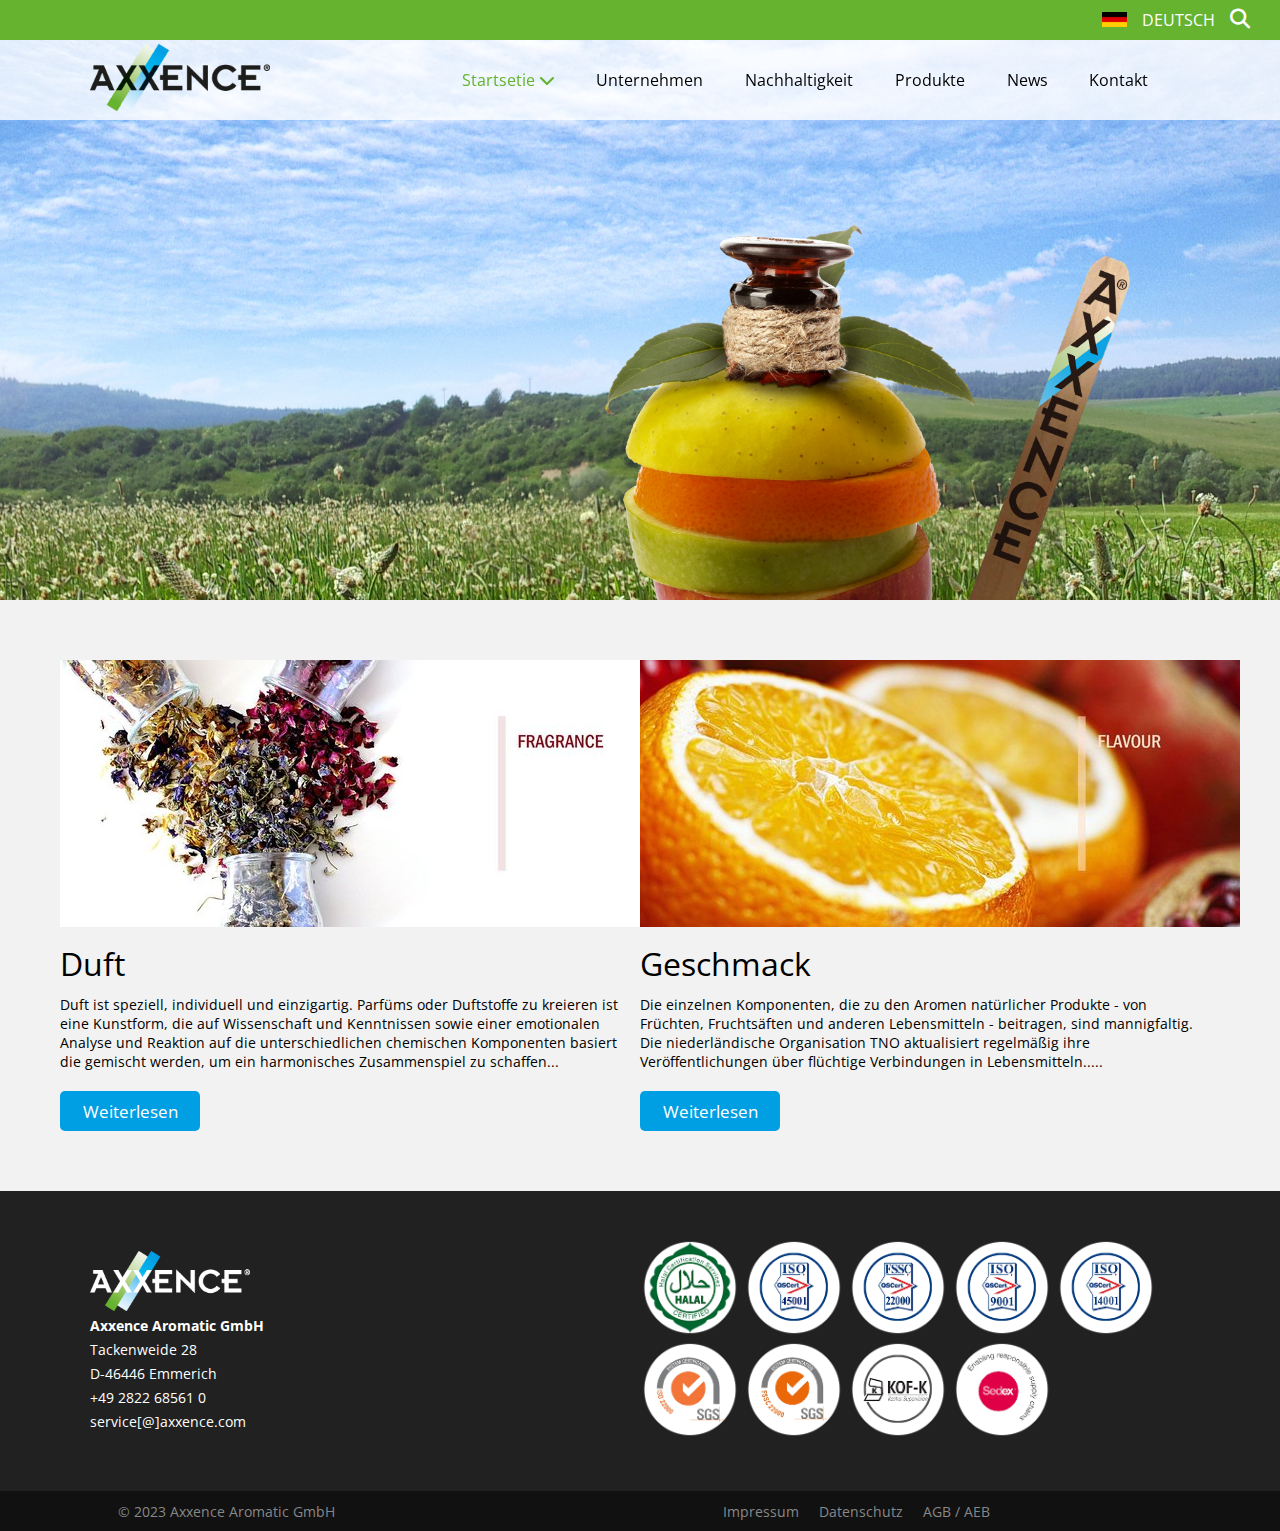
<file: Axxence Cloneee/index.html>
<!DOCTYPE html>
<html lang="en">
<head>
    <meta charset="UTF-8">
    <meta name="viewport" content="width=device-width, initial-scale=1.0">
    <title>Axxence</title>
    <link rel="stylesheet" href="style.css">
    <link rel="stylesheet" href="https://cdnjs.cloudflare.com/ajax/libs/font-awesome/6.4.2/css/all.min.css">
</head>
<body>
    <div class="container">
        <div class="mini-bar">
            <ul class="ul1">
                <li><i class="fa-solid fa-location-dot"></i></li>
                <li><i class="fa-solid fa-people-group"></i></li>
            </ul>
            <ul>
                <li><img src="./assets/1200px-Flag_of_Germany.svg.webp" alt="logo"></li>
                <li>DEUTSCH</li>
                <li><i class="fa-solid fa-magnifying-glass"></i></li>
                <li><i class="fa-solid fa-bars"></i></li>
            </ul>

        </div>
        <div class="navbar">
            <div class="logo-sec">
                <img src="./assets/logo.png" alt="">
            </div>
            <div class="text-sec">
                <ul class="nav">
                    <li>Startsetie <i class="fa-solid fa-chevron-down"></i></li>
                    <li>Unternehmen</li>
                    <li>Nachhaltigkeit</li>
                    <li>Produkte</li>
                    <li>News</li>
                    <li>Kontakt</li>
                </ul>
            </div>
            
        </div>
        <div class="section1">
                <!-- <img src="./assets/bg_test.jpg" alt=""> -->
        </div>
        <div class="section2">
            <div class="part-1">
                <img src="./assets/csm_axxence_fragrence_topc_bg_92a0e65bcc.jpg" alt="">
                <h3>Duft</h3>
                <p>Duft ist speziell, individuell und einzigartig. Parfüms oder Duftstoffe zu kreieren ist <br>
                     eine Kunstform, die auf Wissenschaft und Kenntnissen sowie einer emotionalen <br>
                      Analyse und Reaktion auf die unterschiedlichen chemischen Komponenten basiert <br>
                     die gemischt werden, um ein harmonisches Zusammenspiel zu schaffen...
                </p>
                <button>Weiterlesen</button>
            </div>
            <div class="part-2">
                <img src="./assets/csm_axxence_flavour_topb_bg_735c856419.jpg" alt="">
                <h3>Geschmack</h3>
                <p>
                    Die einzelnen Komponenten, die zu den Aromen natürlicher Produkte - von <br>
                     Früchten, Fruchtsäften und anderen Lebensmitteln - beitragen, sind mannigfaltig. <br>
                      Die niederländische Organisation TNO aktualisiert regelmäßig ihre <br>
                     Veröffentlichungen über flüchtige Verbindungen in Lebensmitteln.....
                </p>
                <button>Weiterlesen</button>
            </div>
        </div>
        <div class="section3">
            <div class="text-part">
                <img src="./assets/logo_footer.png" alt="">
                <h6>Axxence Aromatic GmbH</h6>
                <p>Tackenweide 28 </p>
                <p>D-46446 Emmerich</p> 
                <p>+49 2822 68561 0</p> 
                <p> service[@]axxence.com</p> 
            </div>
            <div class="img-part">
                <img src="./assets/Halal-Logo-CMYK-print-use.png" alt="">
                <img src="./assets/ISO45001Rund.png" alt="">
                <img src="./assets/FSSCRund.png" alt="">
                <img src="./assets/ISO9001Rund.png" alt="">
                <img src="./assets/ISO14001Rund.png" alt=""> <br>
                <img src="./assets/iso22000.png" alt="">
                <img src="./assets/fssc22000.png" alt="">
                <img src="./assets/KOF-K.Rund.png" alt="">
                <img src="./assets/SedexRund.png" alt="">
            </div>
        </div>
        <div class="footer">
            <div id="p1">
                <p>© 2023 Axxence Aromatic GmbH</p>
            </div>
            <div id="p2">
                <ul>
                    <li><a href="">Impressum</a></li>
                    <li><a href="">Datenschutz</a></li>
                    <li><a href="">AGB / AEB</a></li>
                </ul>
            </div>
        </div>
    </div>
    
</body>
</html>
</file>
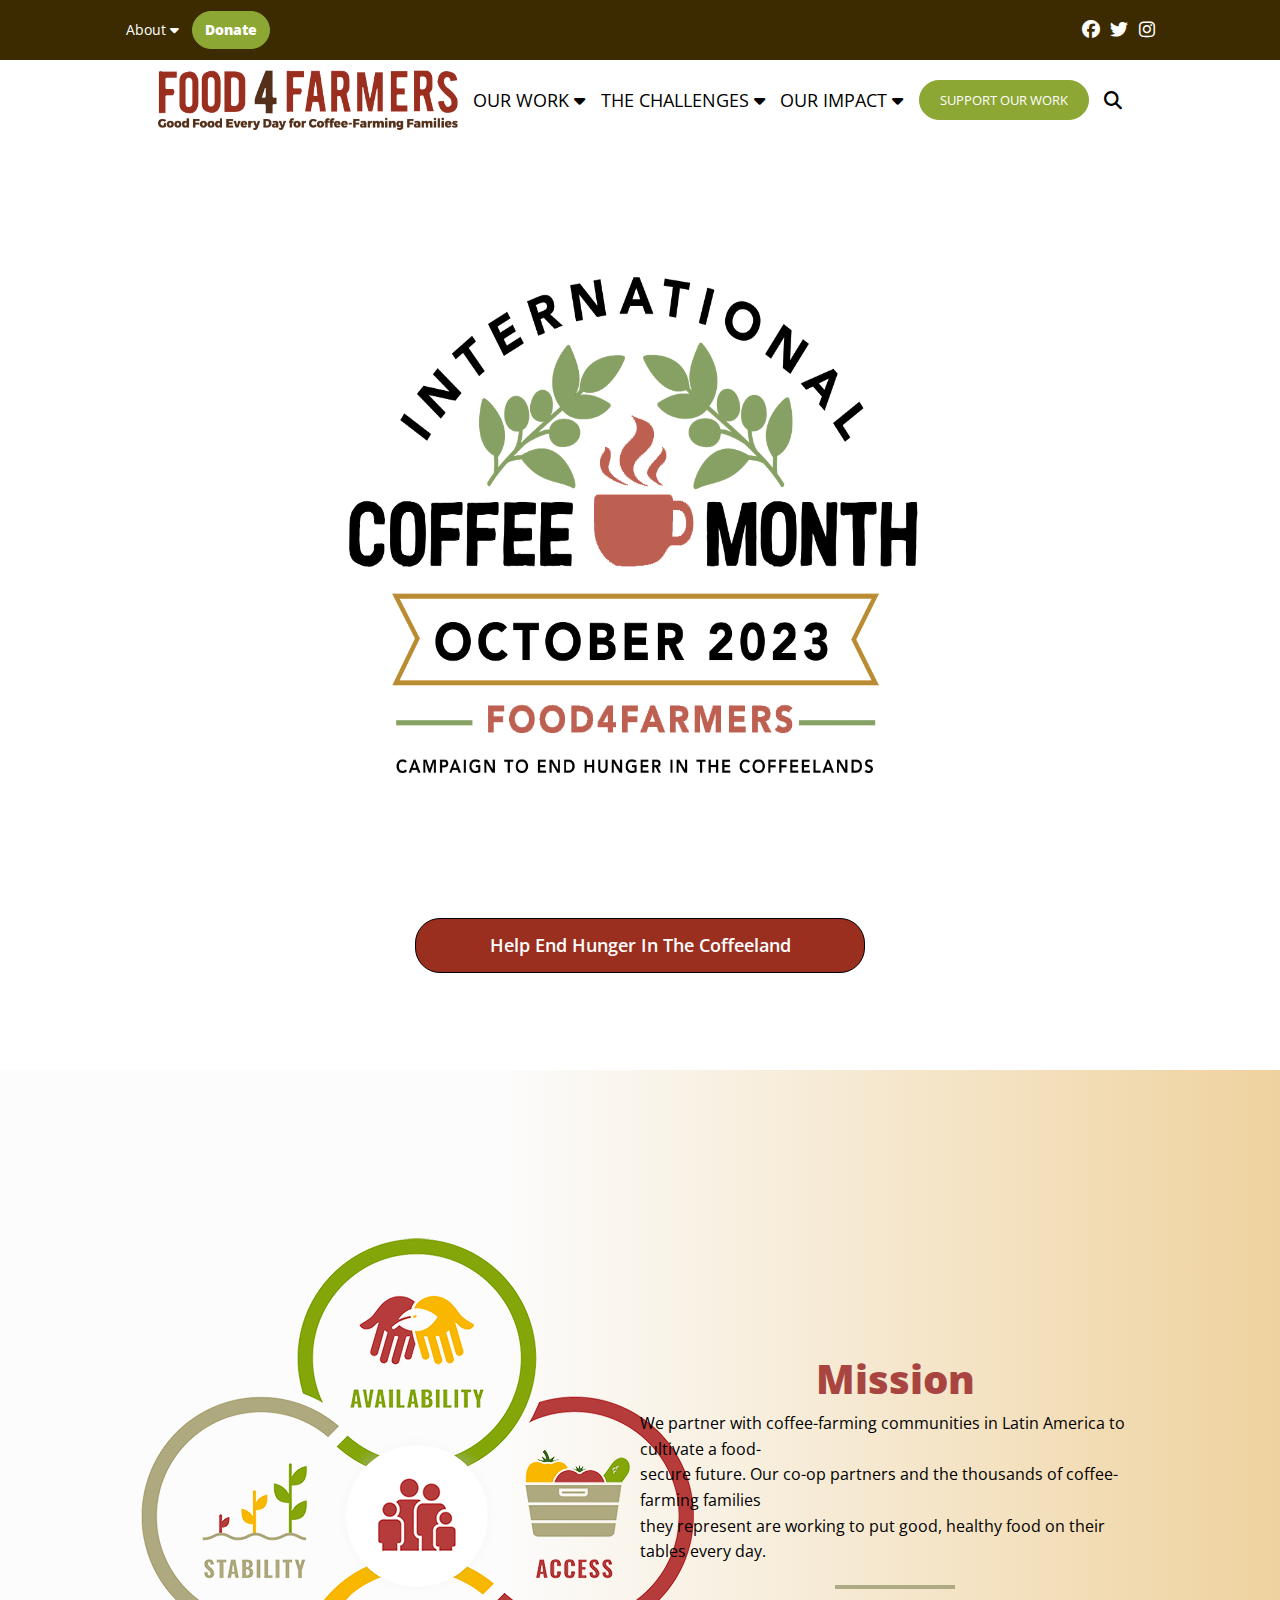
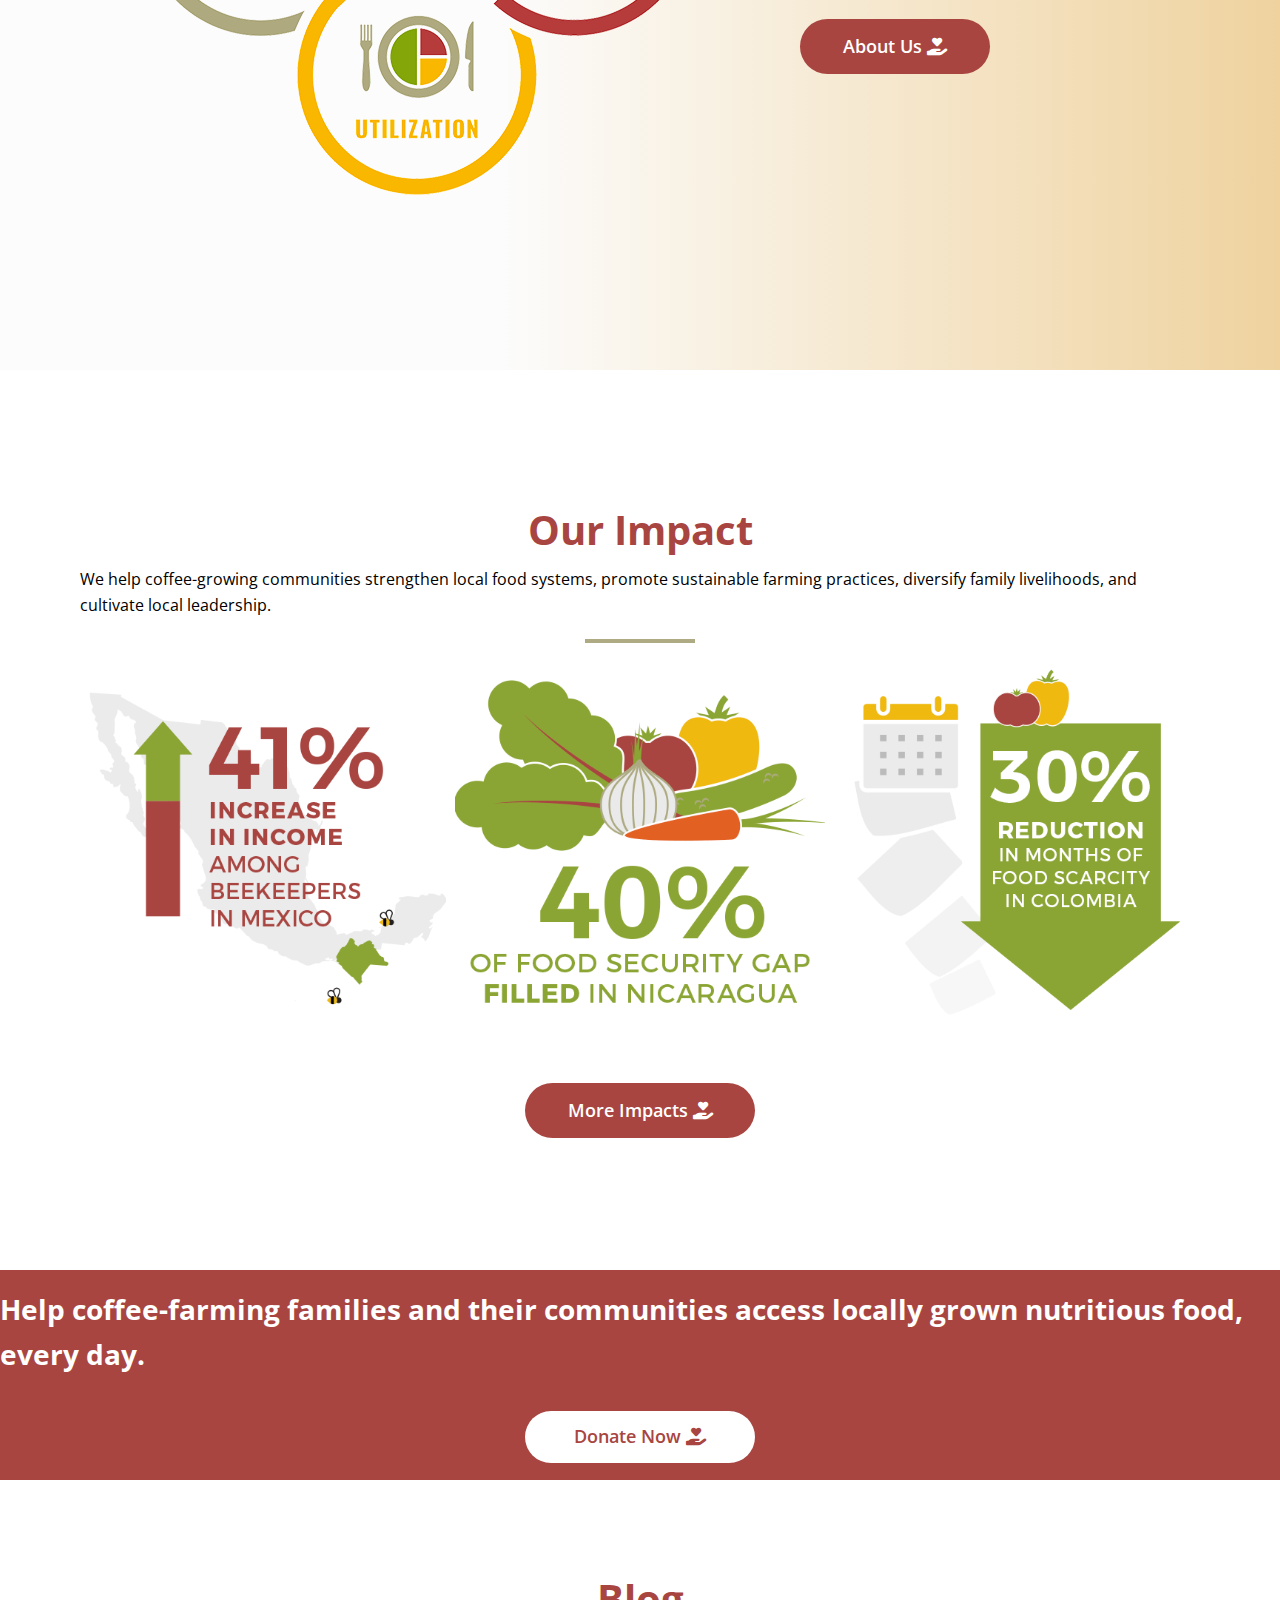
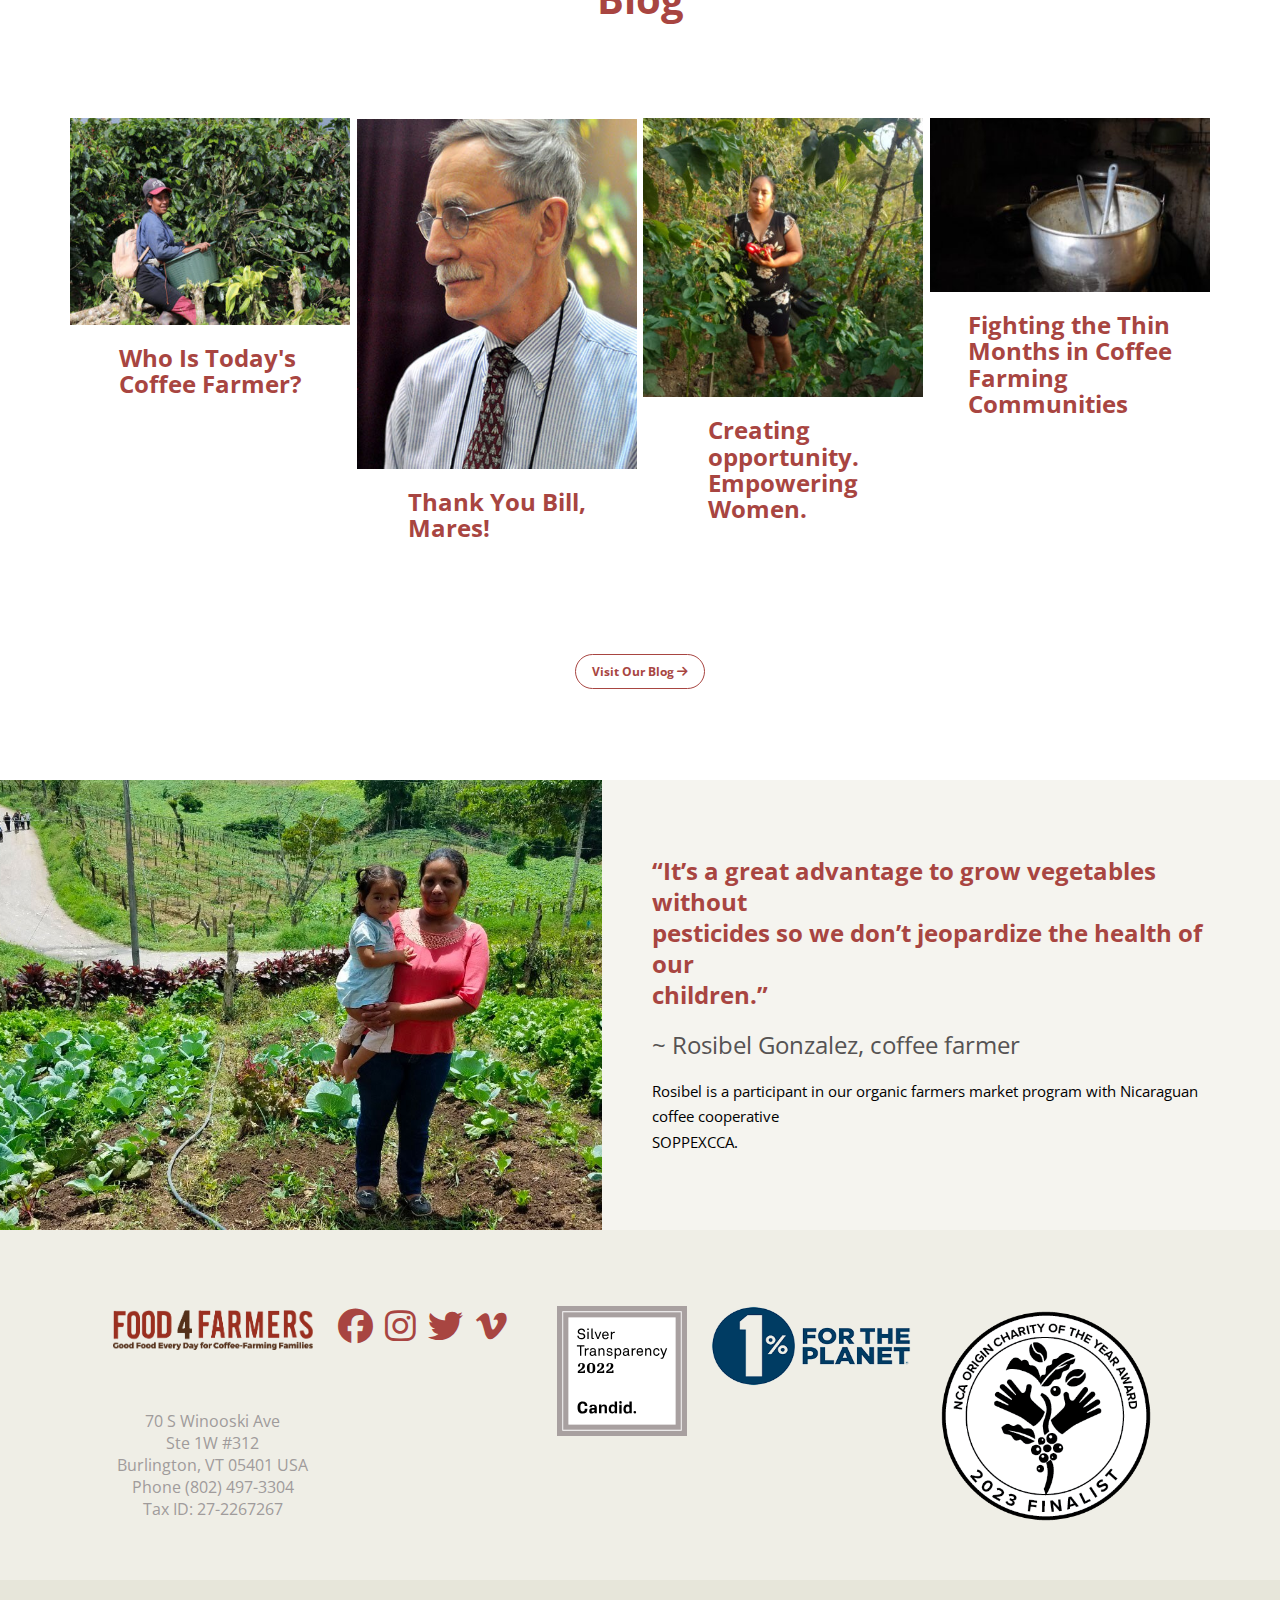
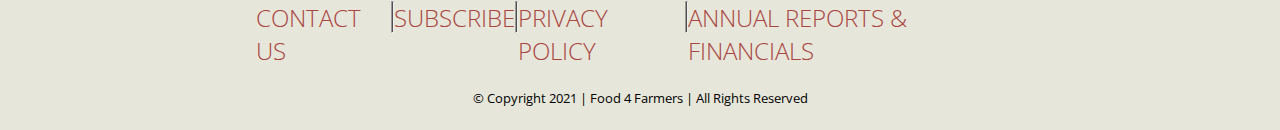
<file: Food for farmer/index.html>
<!DOCTYPE html>
<html lang="en">
<head>
    <meta charset="UTF-8">
    <meta name="viewport" content="width=device-width, initial-scale=1.0">
    <title>Food For Farmers</title>
    <link rel="stylesheet" href="style.css">
    <link rel="stylesheet" href="https://cdnjs.cloudflare.com/ajax/libs/font-awesome/6.4.2/css/all.min.css">
</head>
<body>
 <div class="container">
   <div class="mini-bar">
    <ul id="ul1">
        <li>About <i class="fa-solid fa-caret-down"></i></li>
        <li> <button>Donate</button></li>
    </ul>

    <ul id="ul2">
    <li><i class="fa-brands fa-facebook"></i></li>
    <li><i class="fa-brands fa-twitter"></i></li>
    <li><i class="fa-brands fa-instagram"></i></li>
  </ul>
   </div>

<div class="navbar">
    <ul>
    <img src="./assets/img1.png" alt="">
        <li>OUR WORK  <i class="fa-solid fa-caret-down"></i></li>
        <li>THE CHALLENGES  <i class="fa-solid fa-caret-down"></i></li>
        <li>OUR IMPACT  <i class="fa-solid fa-caret-down"></i></li>
        <li><button>SUPPORT OUR WORK</button></li>
        <li><i class="fa-solid fa-magnifying-glass"></i></li>
    </ul>
    
    <ul>
        <img src="./assets/img1.png" alt="">
        <span>
        <li><i class="fa-solid fa-magnifying-glass"></i></li>
        <li><i class="fa-solid fa-bars"></i></li> </span>
    </ul>

  </div>

      <div class="box">
       <img src="./assets/img-front.png" alt="">
       <button>Help End Hunger In The Coffeeland</button>

      </div>

    <div class="mission-section">
        <div class="left-mission">
            <img src="./assets/img3.png" alt="">
        </div>
        <div class="right-mission">
            <h1>Mission</h1>
            <p>We partner with coffee-farming communities in Latin America to cultivate a food- <br>secure future. Our co-op partners and the thousands of coffee-farming families <br> they represent are working to put good, healthy food on their tables every day.</p>
             <hr>
             <button>About Us <i class="fa-solid fa-hand-holding-heart"></i></button>
        </div>
    </div>

    <div class="impact-section">
    <h1>Our Impact</h1>
    <p>We help coffee-growing communities strengthen local food systems, promote sustainable farming practices, diversify family livelihoods, and cultivate local leadership.</p>
    <hr>
    <span>
        <img src="./assets/img4.png" alt="">
        <img src="./assets/img5.png" alt="">
        <img src="./assets/img6.png" alt="">
    </span>
    <button>More Impacts <i class="fa-solid fa-hand-holding-heart"></i> </button>

    </div>
    <div class="donate-section">
        <h4>Help coffee-farming families and their communities access locally grown nutritious food, every day.</h4>
        <button>Donate Now <i class="fa-solid fa-hand-holding-heart"></i></button>
    </div>
    <div class="blog-section">
        <h1>Blog</h1>
        
         <div id="img-sec">
            
            <div class="box">
                <img src="./assets/img7" alt="">
                <h1>Who Is Today's <br> Coffee Farmer?</h1>
            </div>
            <div class="box">
                <img src="./assets/img8" alt="">
                <h1>Thank You Bill, <br> Mares!</h1>
            </div>
            <div class="box">
                <img src="./assets/img9" alt="">
                <h1>Creating<br>opportunity. <br>Empowering <br>Women.</h1>
            </div>
            <div class="box">
                <img src="./assets/img10" alt="">
                <h1>Fighting the Thin <br> Months in Coffee <br> Farming <br>Communities</h1>
            
            </div>
            
         </div>
         <button>Visit Our Blog <i class="fa-solid fa-arrow-right"></i></button>
    </div>
   <div class="section-8">
    <div class="left-section">
   
    </div>
    <div class="right-section">
        <h2>“It’s a great advantage to grow vegetables without <br> pesticides so we don’t jeopardize the health of our <br> children.”</h2>
        <h3>~ Rosibel Gonzalez, coffee farmer</h3>
        <p>Rosibel is a participant in our organic farmers market program with Nicaraguan coffee cooperative <br>SOPPEXCCA.</p>
    </div>
   </div>
   <div class="last-section">
    <div class="left-last">
        <span><img src="./assets/img1.png" alt="">
              <p>70 S Winooski Ave <br>
                Ste 1W #312 <br>
                Burlington, VT 05401 USA <br>
                Phone (802) 497-3304 <br>
                Tax ID: 27-2267267</p></span>
        <p id="para"><i class="fa-brands fa-facebook"></i><i class="fa-brands fa-instagram"></i><i class="fa-brands fa-twitter"></i><i class="fa-brands fa-vimeo-v"></i></p>
    </div>
    <div class="right-last">
        <img src="./assets/9021508.svg" alt="">
        <img src="assets/./img13.png" alt="">
        <img src="./assets/img14.png" alt="">
    </div>
   </div>

   <div class="footer-section">
    <!-- <h4>CONTACT US | SUBSCRIBE | PRIVACY POLICY | ANNUAL REPORTS & FINANCIALS</h4> -->
    <ul>
        <li>CONTACT US</li>
        <hr>
        <li>SUBSCRIBE</li>
        <hr>
        <li>PRIVACY POLICY</li>
        <hr>
        <li>ANNUAL REPORTS & FINANCIALS</li>
    </ul>
    <p>© Copyright 2021 | Food 4 Farmers | All Rights Reserved</p>
   </div>


 </div>
</body>
</html>
</file>
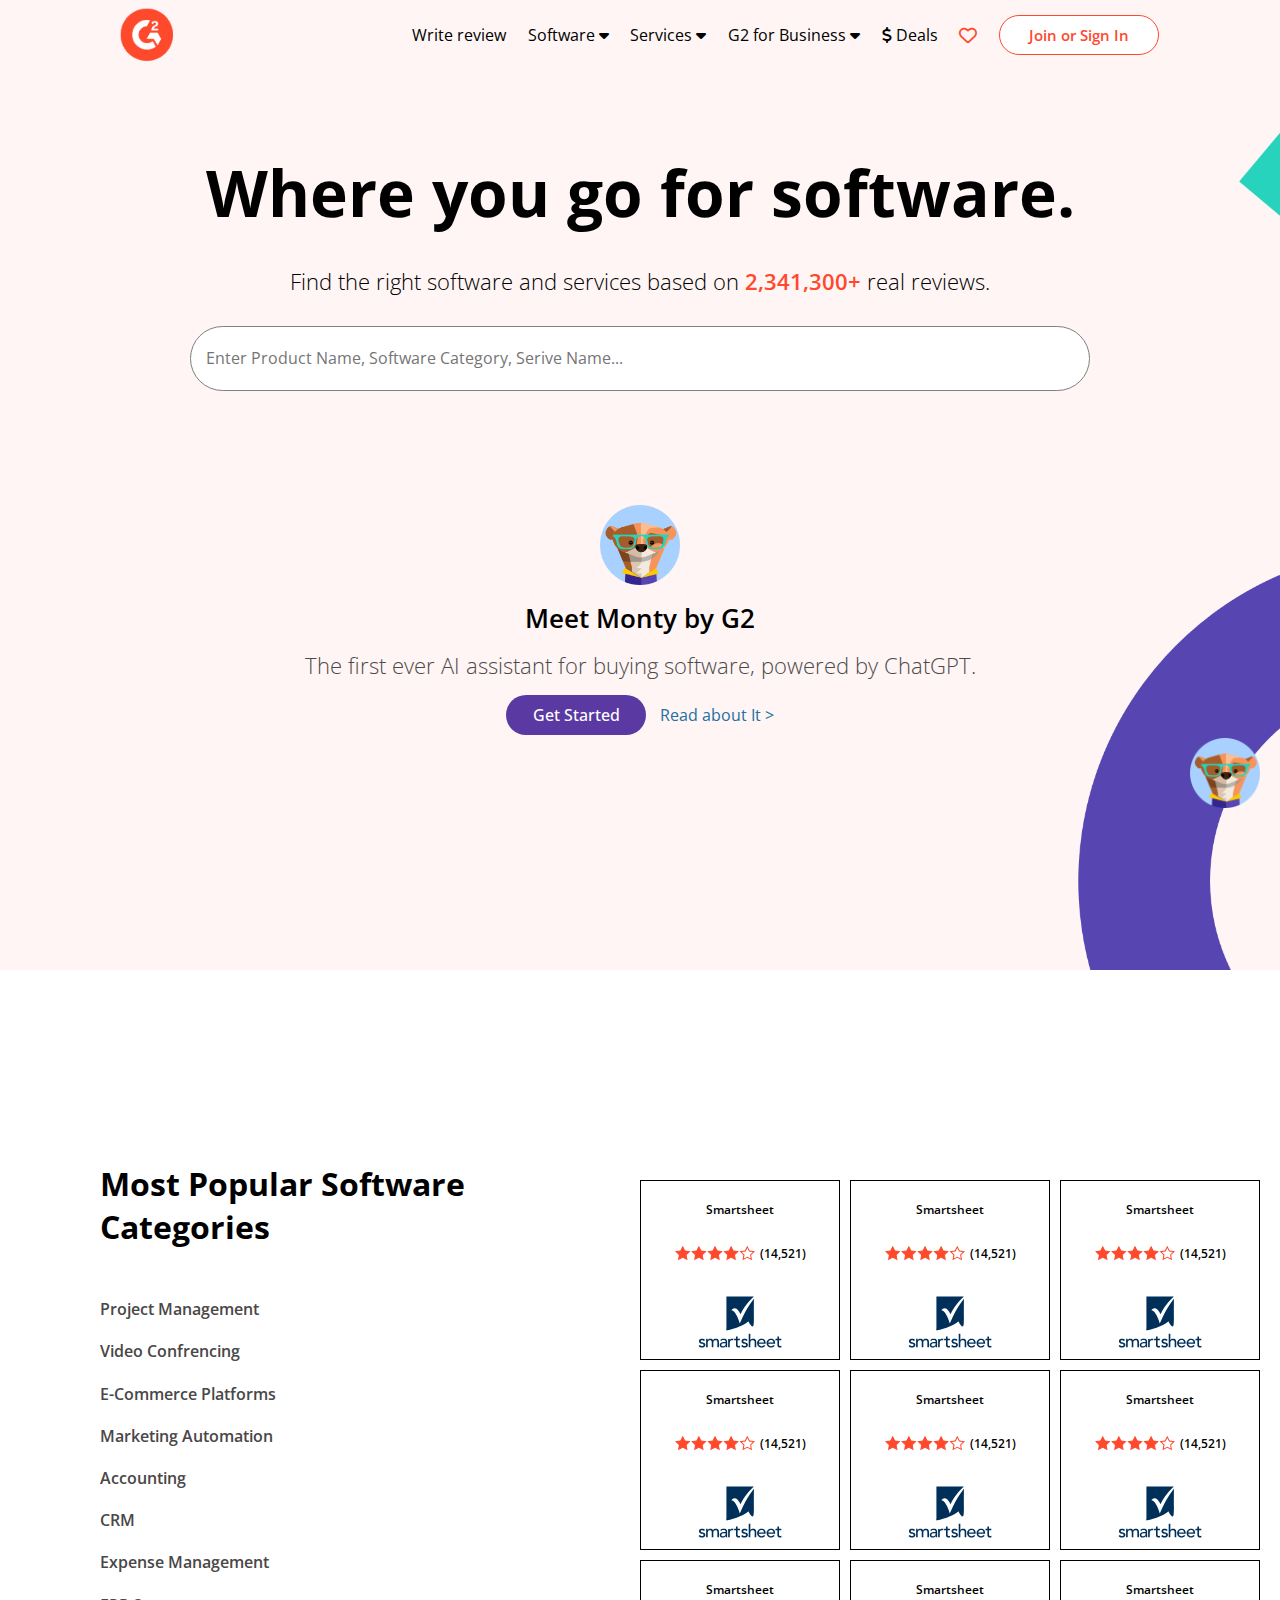
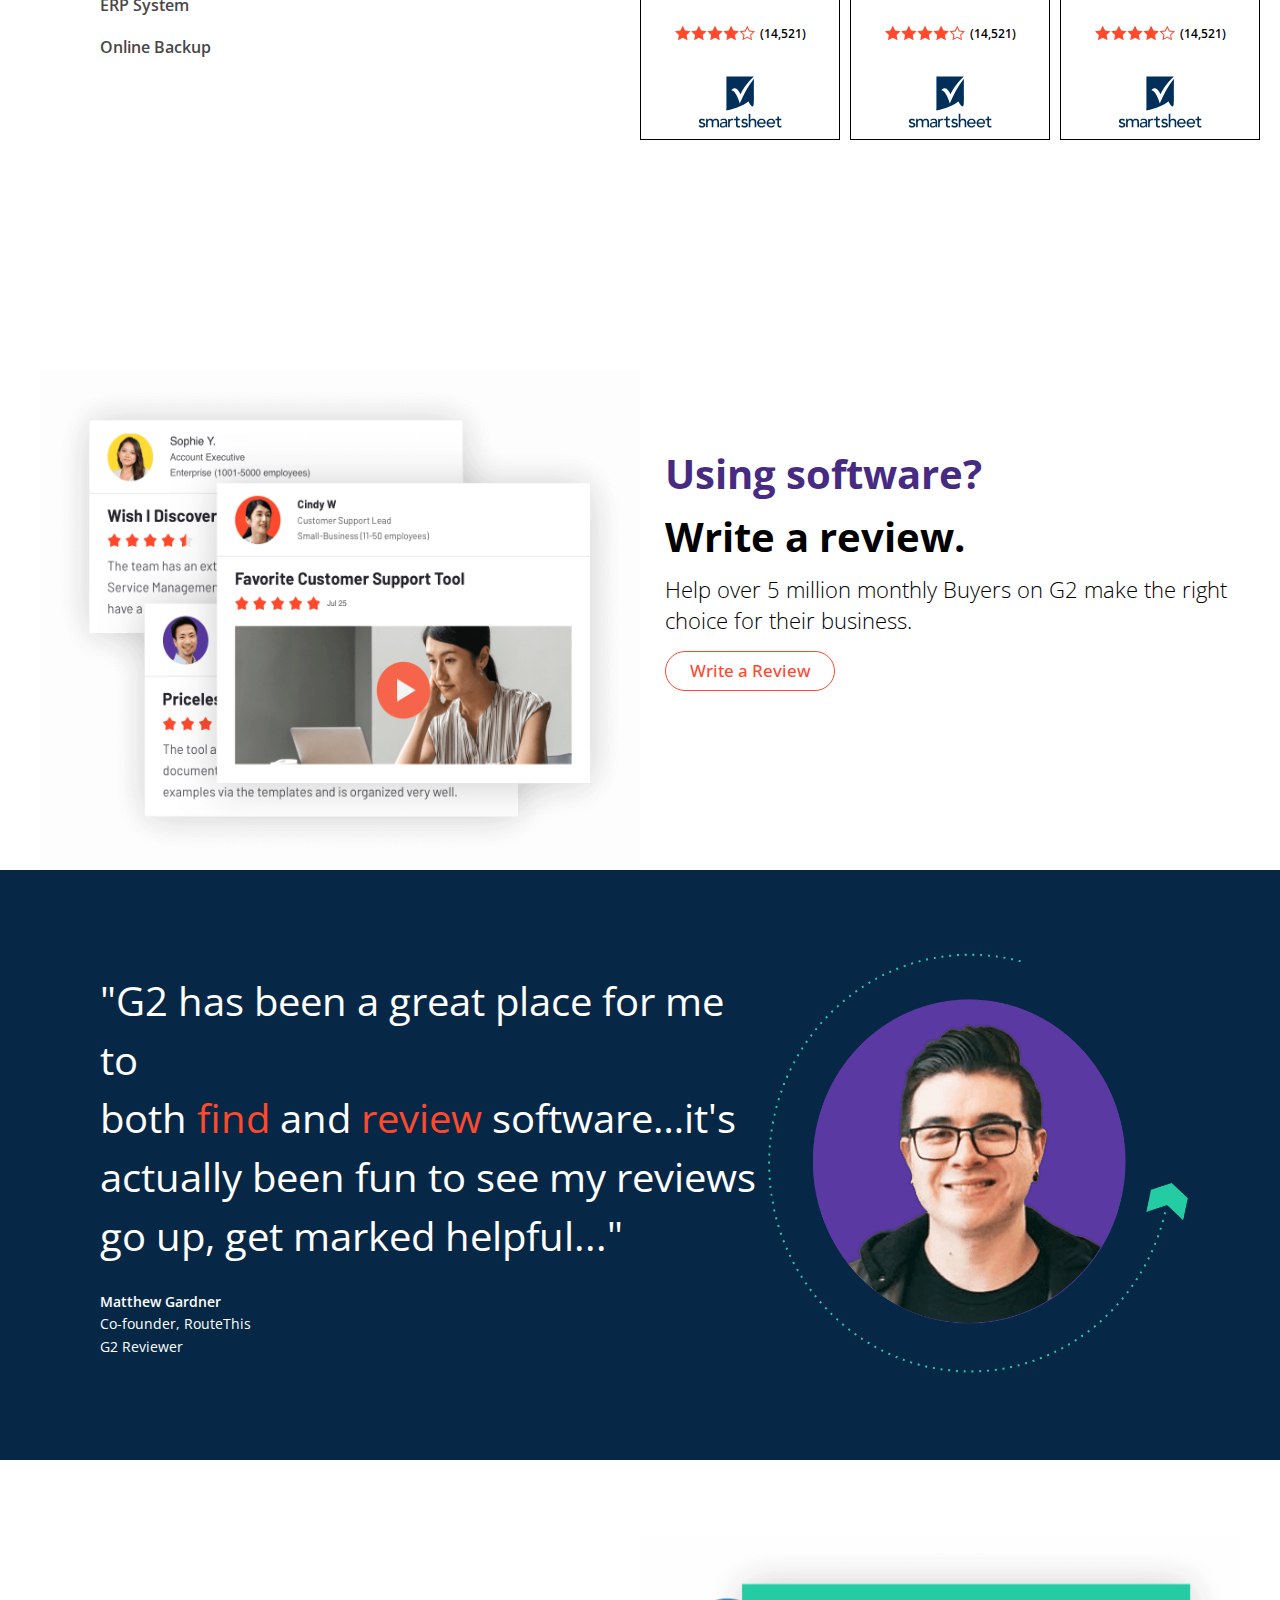
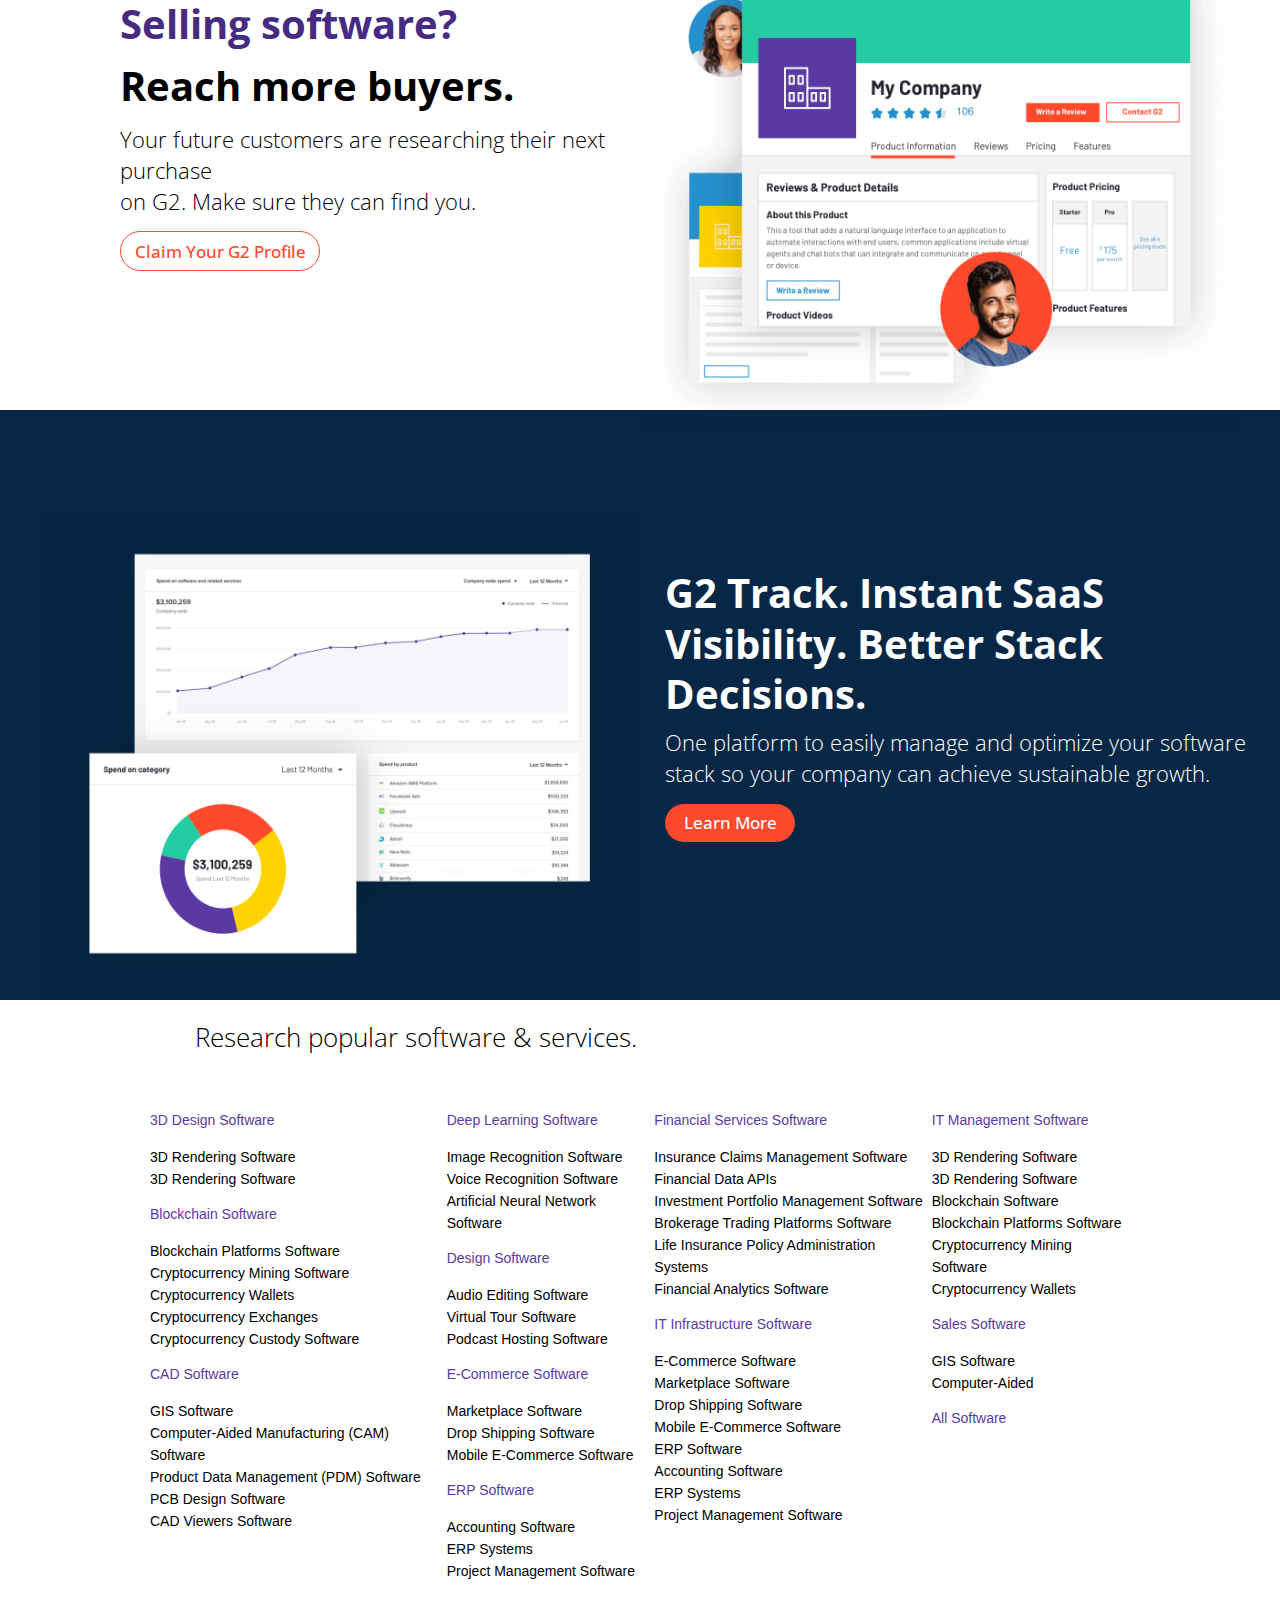
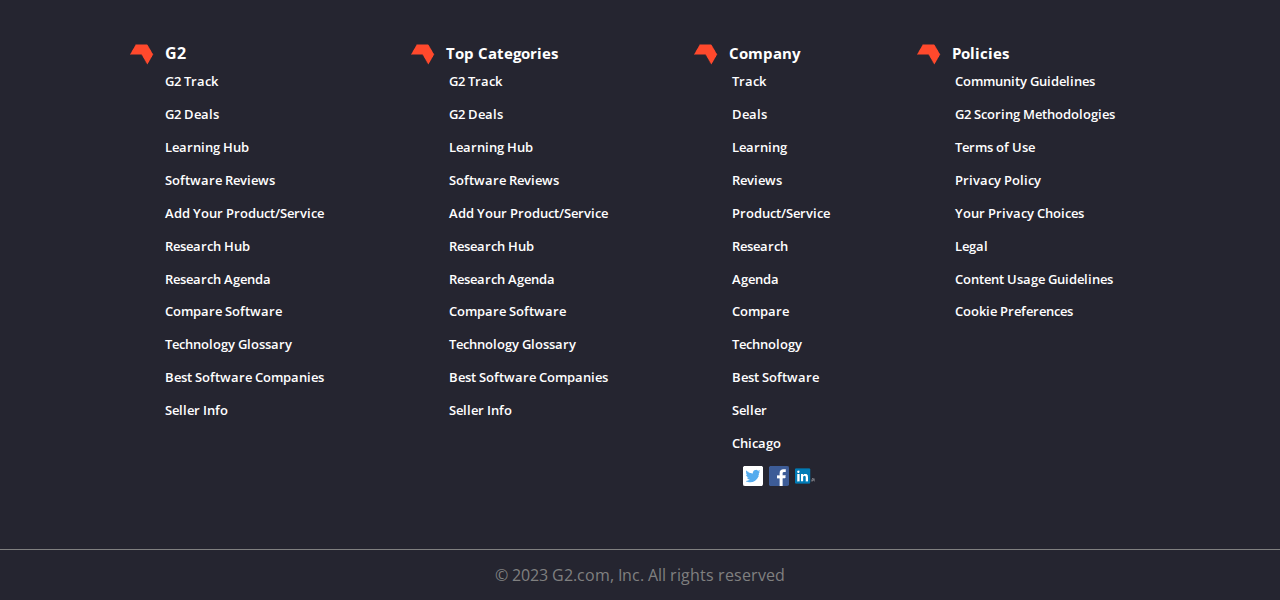
<file: G2 clone/index.html>
<!DOCTYPE html>
<html lang="en">
<head>
    <meta charset="UTF-8">
    <meta name="viewport" content="width=device-width, initial-scale=1.0">
    <title>g2 clone</title>
    <link rel="stylesheet" href="style.css">
    <link rel="stylesheet" href="https://cdnjs.cloudflare.com/ajax/libs/font-awesome/6.4.2/css/all.min.css">
</head>
<body>
 <div class="container">
   <div class="navbar">
    <img src="./Assets/img1.png" alt="">
    <ul>
        <li>Write review</li>
        <li>Software <i class="fa-solid fa-caret-down"></i></li>
        <li>Services <i class="fa-solid fa-caret-down"></i></li>
        <li>G2 for Business <i class="fa-solid fa-caret-down"></i></li>
        <li> <i class="fa-solid fa-dollar-sign"></i> Deals</li>
        <li><i class="fa-regular fa-heart"></i></li>
        <li><button>Join or Sign In</button></li>
    </ul>
   </div>
   <div class="navbar1">
    <img src="./Assets/img1.png" alt="">
    <i class="fa-solid fa-bars"></i>
   </div>
    <div class="hero-section">
        <div class="dogg">
            <img src="./Assets/img3.png" alt="">
        </div>
        
        <div class="hero-part1">
            <h1>Where you go for software.</h1>
            <p>Find the right software and services based on <span>2,341,300+ </span>  real reviews.</p>
            <input type placeholder="Enter Product Name, Software Category, Serive Name...">
        </div>
        <div class="hero-part2">
            <img src="./Assets/img3.png" alt="">
            <h2>Meet Monty by G2</h2>
            <p>The first ever AI assistant for buying software, powered by ChatGPT.</p>
            <span>
                <button>Get Started</button>
                <a href="">Read about It > </a>
            </span>
        </div>
     </div>
     
     <div class="boxx-section">
        
        <div class="left-box">
            <h1>Most Popular Software <br>Categories</h1>
            <ul>
                <li>Project Management</li>
                <li>Video Confrencing</li>
                <li>E-Commerce Platforms</li>
                <li>Marketing Automation</li>
                <li>Accounting</li>
                <li>CRM</li>
                <li>Expense Management</li>
                <li>ERP System</li>
                <li>Online Backup</li>
            </ul>
        </div>
        <div class="right-box">
            <div class="big-box">
            <div class="boxxx">
                <p>Smartsheet</p>
                <span>
                    <img src="./Assets/img.star.svg" alt="">
                     <p>(14,521)</p>
                </span>
                <img src="./Assets/flex-img1.svg" alt="">
            </div>
            <div class="boxxx">
                <p>Smartsheet</p>
                <span>
                    <img src="./Assets/img.star.svg" alt="">
                     <p>(14,521)</p>
                </span>
                <img src="./Assets/flex-img1.svg" alt="">
            </div>
            <div class="boxxx">
                <p>Smartsheet</p>
                <span>
                    <img src="./Assets/img.star.svg" alt="">
                     <p>(14,521)</p>
                </span>
                <img src="./Assets/flex-img1.svg" alt="">
            </div>
            <div class="boxxx">
                <p>Smartsheet</p>
                <span>
                    <img src="./Assets/img.star.svg" alt="">
                     <p>(14,521)</p>
                </span>
                <img src="./Assets/flex-img1.svg" alt="">
            </div>
            <div class="boxxx">
                <p>Smartsheet</p>
                <span>
                    <img src="./Assets/img.star.svg" alt="">
                     <p>(14,521)</p>
                </span>
                <img src="./Assets/flex-img1.svg" alt="">
            </div>
            <div class="boxxx">
                <p>Smartsheet</p>
                <span>
                    <img src="./Assets/img.star.svg" alt="">
                     <p>(14,521)</p>
                </span>
                <img src="./Assets/flex-img1.svg" alt="">
            </div>
            <div class="boxxx">
                <p>Smartsheet</p>
                <span>
                    <img src="./Assets/img.star.svg" alt="">
                     <p>(14,521)</p>
                </span>
                <img src="./Assets/flex-img1.svg" alt="">
            </div>
            <div class="boxxx">
                <p>Smartsheet</p>
                <span>
                    <img src="./Assets/img.star.svg" alt="">
                     <p>(14,521)</p>
                </span>
                <img src="./Assets/flex-img1.svg" alt="">
            </div>
            <div class="boxxx">
                <p>Smartsheet</p>
                <span>
                    <img src="./Assets/img.star.svg" alt="">
                     <p>(14,521)</p>
                </span>
                <img src="./Assets/flex-img1.svg" alt="">
            </div>
        </div>
    </div>
    </div>
    

     <div class="review-section">
        <div class="left-review">
            <img src="./Assets/img4.png" alt="">
        </div>
        <div class="right-review">
            <h1>Using software?</h1>
            <h2>Write a review.</h2>
            <p>Help over 5 million monthly Buyers on G2 make the right <br> choice for their business.</p>
            <button>Write a Review</button>
        </div>
    </div>
    <div class="section-4">
        <div class="left-sec">
          <h3>"G2 has been a great place for me to <br> both <span>find</span> and <span>review</span> software…it's <br> actually been fun to see my reviews <br> go up, get marked helpful..."</h3>
          <p> <span>Matthew Gardner</span> <br>
             Co-founder, RouteThis <br>
             G2 Reviewer</p>
        </div>
        <div class="right-sec">
            <img src="./Assets/img5.png" alt="">
            <p> <span>Matthew Gardner</span> <br>
                Co-founder, RouteThis <br>
                G2 Reviewer</p>
        </div>
    </div>
    <div class="section-5">
        <div class="left-sec1">
            <h1>Selling software?</h1>
            <h2>Reach more buyers.</h2>
            <p>Your future customers are researching their next purchase <br> on G2. Make sure they can find you.</p>
            <button>Claim Your G2 Profile</button>
            
        </div>
        <div class="right-sec1">
           <img src="./Assets/img6.png" alt="">
        </div>
    </div>
    <div class="section-6">
        <div class="left-sec2">
            <img src="./Assets/img7.png" alt="">
        </div>
        <div class="right-sec2">
           <h2>G2 Track. Instant SaaS <br> Visibility. Better Stack <br>Decisions.</h2>
           <p>One platform to easily manage and optimize your software <br> stack so your company can achieve sustainable growth.</p>
           <button>Learn More</button>
        </div>
    </div>
    <div class="footer-section">
       <h2>Research popular software & services.</h2>
       <div class="list-section">
       <ul>
        <li><a id="head" href="">3D Design Software</a></li>
        <li><a href="">3D Rendering Software</a></li>
        <li><a href="">3D Rendering Software</a></li>

        <li><a id="head" href="">Blockchain Software</a></li>
        <li><a href="">Blockchain Platforms Software</a></li>
        <li><a href="">Cryptocurrency Mining Software</a></li>
        <li><a href="">Cryptocurrency Wallets</a></li>
        <li><a href="">Cryptocurrency Exchanges</a></li>
        <li><a href="">Cryptocurrency Custody Software</a></li>

        <li><a id="head" href="">CAD Software</a></li>
        <li><a href="">GIS Software</a></li>
        <li><a href="">Computer-Aided Manufacturing (CAM) Software</a></li>
        <li><a href="">Product Data Management (PDM) Software</a></li>
        <li><a href="">PCB Design Software</a></li>
        <li><a href="">CAD Viewers Software</a></li>
       </ul>
       <ul>
        <li><a id="head" href="">Deep Learning Software</a></li>
        <li><a href="">Image Recognition Software</a></li>
        <li><a href="">Voice Recognition Software</a></li>
        <li><a href="">Artificial Neural Network Software</a></li>

        <li><a id="head" href="">Design Software</a></li>
        <li><a href="">Audio Editing Software</a></li>
        <li><a href="">Virtual Tour Software</a></li>
        <li><a href="">Podcast Hosting Software</a></li>


        <li><a id="head" href="">E-Commerce Software</a></li>
        <li><a href="">Marketplace Software</a></li>
        <li><a href="">Drop Shipping Software</a></li>
        <li><a href="">Mobile E-Commerce Software</a></li>

        <li><a id="head" href="">ERP Software</a></li>
        <li><a href="">Accounting Software</a></li>
        <li><a href="">ERP Systems</a></li>
        <li><a href="">Project Management Software</a></li>

       </ul>
       <ul>
        <li><a id="head" href="">Financial Services Software</a></li>
        <li><a href="">Insurance Claims Management Software</a></li>
        <li><a href="">Financial Data APIs</a></li>
        <li><a href="">Investment Portfolio Management Software</a></li>
        <li><a href="">Brokerage Trading Platforms Software</a></li>
        <li><a href="">Life Insurance Policy Administration Systems</a></li>
        <li><a href="">Financial Analytics Software</a></li>


        <li><a id="head" href="">IT Infrastructure Software</a></li>
        <li><a href="">E-Commerce Software</a></li>
        <li><a href="">Marketplace Software</a></li>
        <li><a href="">Drop Shipping Software</a></li>
        <li><a href="">Mobile E-Commerce Software</a></li>
        <li><a href="">ERP Software</a></li>
        <li><a href="">Accounting Software</a></li>
        <li><a href="">ERP Systems</a></li>
        <li><a href="">Project Management Software</a></li>
        

       </ul>
       <ul>
        <li><a id="head" href="">IT Management Software</a></li>
        <li><a href="">3D Rendering Software</a></li>
        <li><a href="">3D Rendering Software</a></li>
        <li><a href="">Blockchain Software</a></li>
        <li><a href="">Blockchain Platforms Software</a></li>
        <li><a href="">Cryptocurrency Mining Software</a></li>
        <li><a href="">Cryptocurrency Wallets</a></li>

        <li><a id="head" href="">Sales Software</a></li>
        <li><a href="">GIS Software</a></li>
        <li><a href="">Computer-Aided</a></li>

        <li><a id="head" href="">All Software</a></li>
        
       </ul>
     </div>
    </div>
    <div class="last-section">
      <ul>
        <!-- <li class="li1"><img src="./Assets/last-img.png" alt="">G2</li> -->
        <div class="li1">
            <img src="./Assets/last-img.png" alt="">
            <h1>G2</h1>
        </div>
        <li><a href="">G2 Track</a></li>
        <li><a href="">G2 Deals</a></li>
        <li><a href="">Learning Hub</a></li>
        <li><a href="">Software Reviews</a></li>
        <li><a href="">Add Your Product/Service</a></li>
        <li><a href="">Research Hub</a></li>
        <li><a href="">Research Agenda</a></li>
        <li><a href="">Compare Software</a></li>
        <li><a href="">Technology Glossary</a></li>
        <li><a href="">Best Software Companies</a></li>
        <li><a href="">Seller Info</a></li>
      </ul>
      <ul>
        <!-- <li class="li1"><img src="./Assets/last-img.png" alt="">Top Categories</li> -->
        <div class="li2">
            <img src="./Assets/last-img.png" alt="">
            <h2>Top Categories</h2>
        </div>
        <li><a href="">G2 Track</a></li>
        <li><a href="">G2 Deals</a></li>
        <li><a href="">Learning Hub</a></li>
        <li><a href="">Software Reviews</a></li>
        <li><a href="">Add Your Product/Service</a></li>
        <li><a href="">Research Hub</a></li>
        <li><a href="">Research Agenda</a></li>
        <li><a href="">Compare Software</a></li>
        <li><a href="">Technology Glossary</a></li>
        <li><a href="">Best Software Companies</a></li>
        <li><a href="">Seller Info</a></li>
      </ul>
      <ul>
        <!-- <li class="li1"><img src="./Assets/last-img.png" alt="">Company</li> -->
        <div class="li2">
            <img src="./Assets/last-img.png" alt="">
            <h2>Company</h2>
        </div>
        <li><a href="">Track</a></li>
        <li><a href="">Deals</a></li>
        <li><a href="">Learning</a></li>
        <li><a href="">Reviews</a></li>
        <li><a href="">Product/Service</a></li>
        <li><a href="">Research</a></li>
        <li><a href="">Agenda</a></li>
        <li><a href="">Compare</a></li>
        <li><a href="">Technology</a></li>
        <li><a href="">Best Software</a></li>
        <li><a href="">Seller</a></li>
        <li><a href="">Chicago</a></li>
        <li><img src="./Assets/last-one.png" alt=""></li>
      </ul>
      <ul>
        <!-- <li class="li"><img src="./Assets/last-img.png" alt="">Policies</li> -->
        <div class="li2">
            <img src="./Assets/last-img.png" alt="">
            <h2>Policies</h2>
        </div>
        <li><a href="">Community Guidelines</a></li>
        <li><a href="">G2 Scoring Methodologies</a></li>
        <li><a href="">Terms of Use</a></li>
        <li><a href="">Privacy Policy</a></li>
        <li><a href="">Your Privacy Choices</a></li>
        <li><a href="">Legal</a></li>
        <li><a href="">Content Usage Guidelines</a></li>
        <li><a href="">Cookie Preferences</a></li>
      </ul>
      
        
    </div>    
    
    <div class="small-sec">
        <p>© 2023 G2.com, Inc. All rights reserved</p>
    </div>

</div> 
    










</body>
</html>
</file>
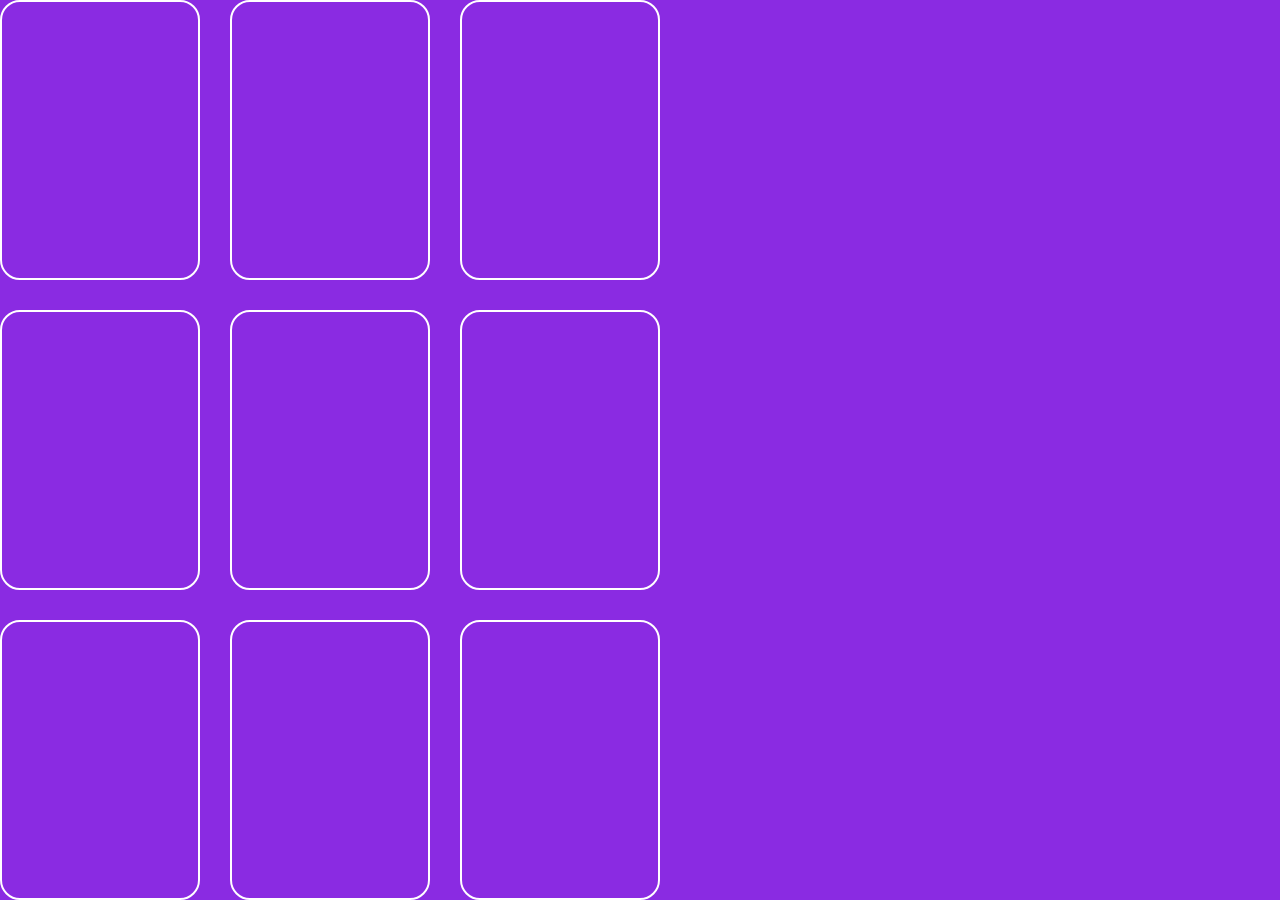
<file: Grid gallery/index.html>
<!DOCTYPE html>
<html lang="en">
<head>
    <meta charset="UTF-8">
    <meta name="viewport" content="width=device-width, initial-scale=1.0">
    <title>Grid</title>
    <link rel="stylesheet" href="style.css">
</head>
<body>
    <div class="container">
     <div class="box"></div>
     <div class="box"></div>
     <div class="box"></div>
     <div class="box"></div>
     <div class="box"></div>
     <div class="box"></div>
     <div class="box"></div>
     <div class="box"></div>
     <div class="box"></div>

    </div>
    
</body>
</html>
</file>
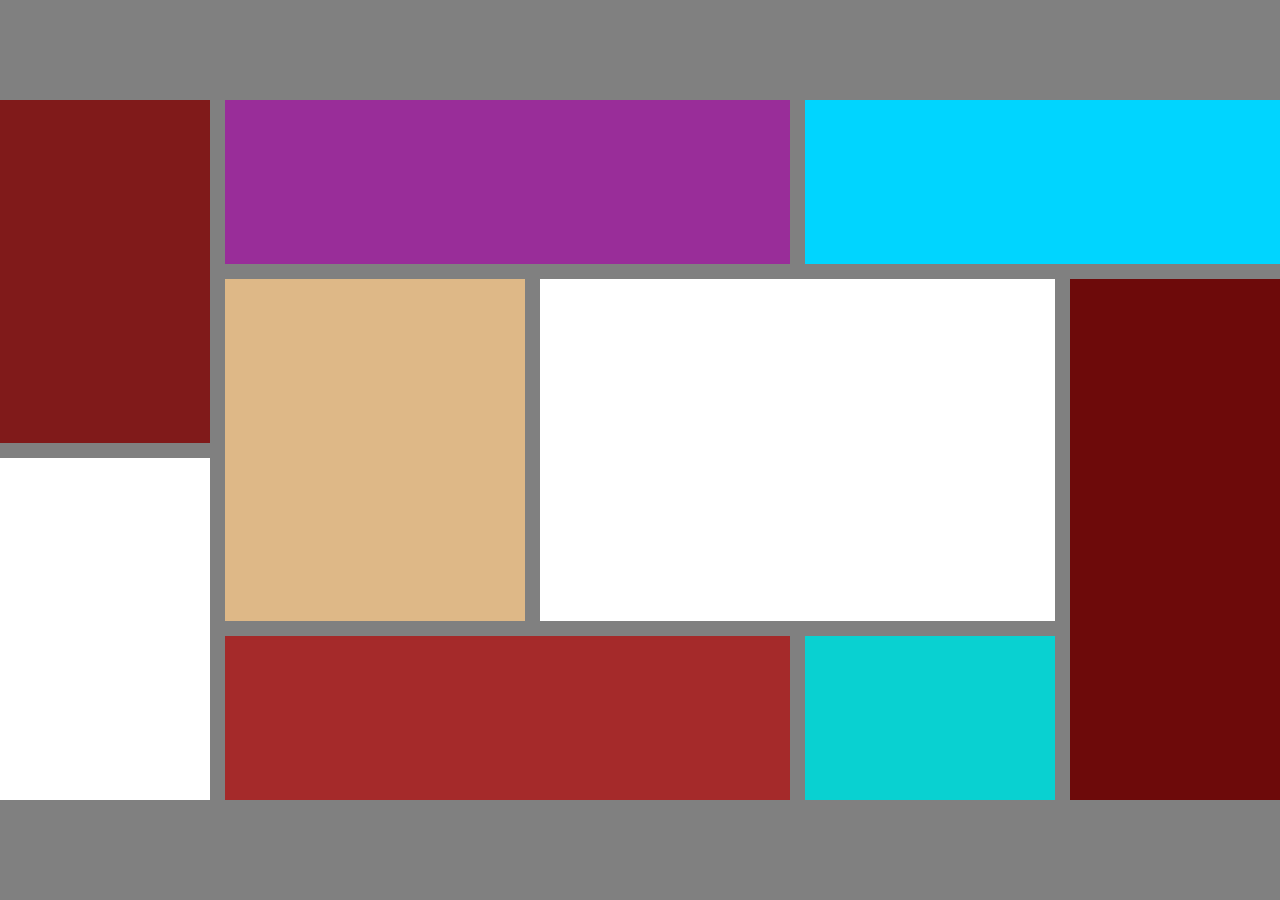
<file: Grid prac/index.html>
<!DOCTYPE html>
<html lang="en">
<head>
    <meta charset="UTF-8">
    <meta name="viewport" content="width=device-width, initial-scale=1.0">
    <title>Grid practice</title>
    <link rel="stylesheet" href="style.css">
</head>
<body>
    <div class="container">
     <div class="grid-container">
        <div class="box"></div>
        <div class="box"></div>
        <div class="box"></div>
        <div class="box"></div>
        <div class="box"></div>
        <div class="box"></div>
        <div class="box"></div>
        <div class="box"></div>
        <div class="box"></div>
     </div>
    </div>
    
</body>
</html>
</file>
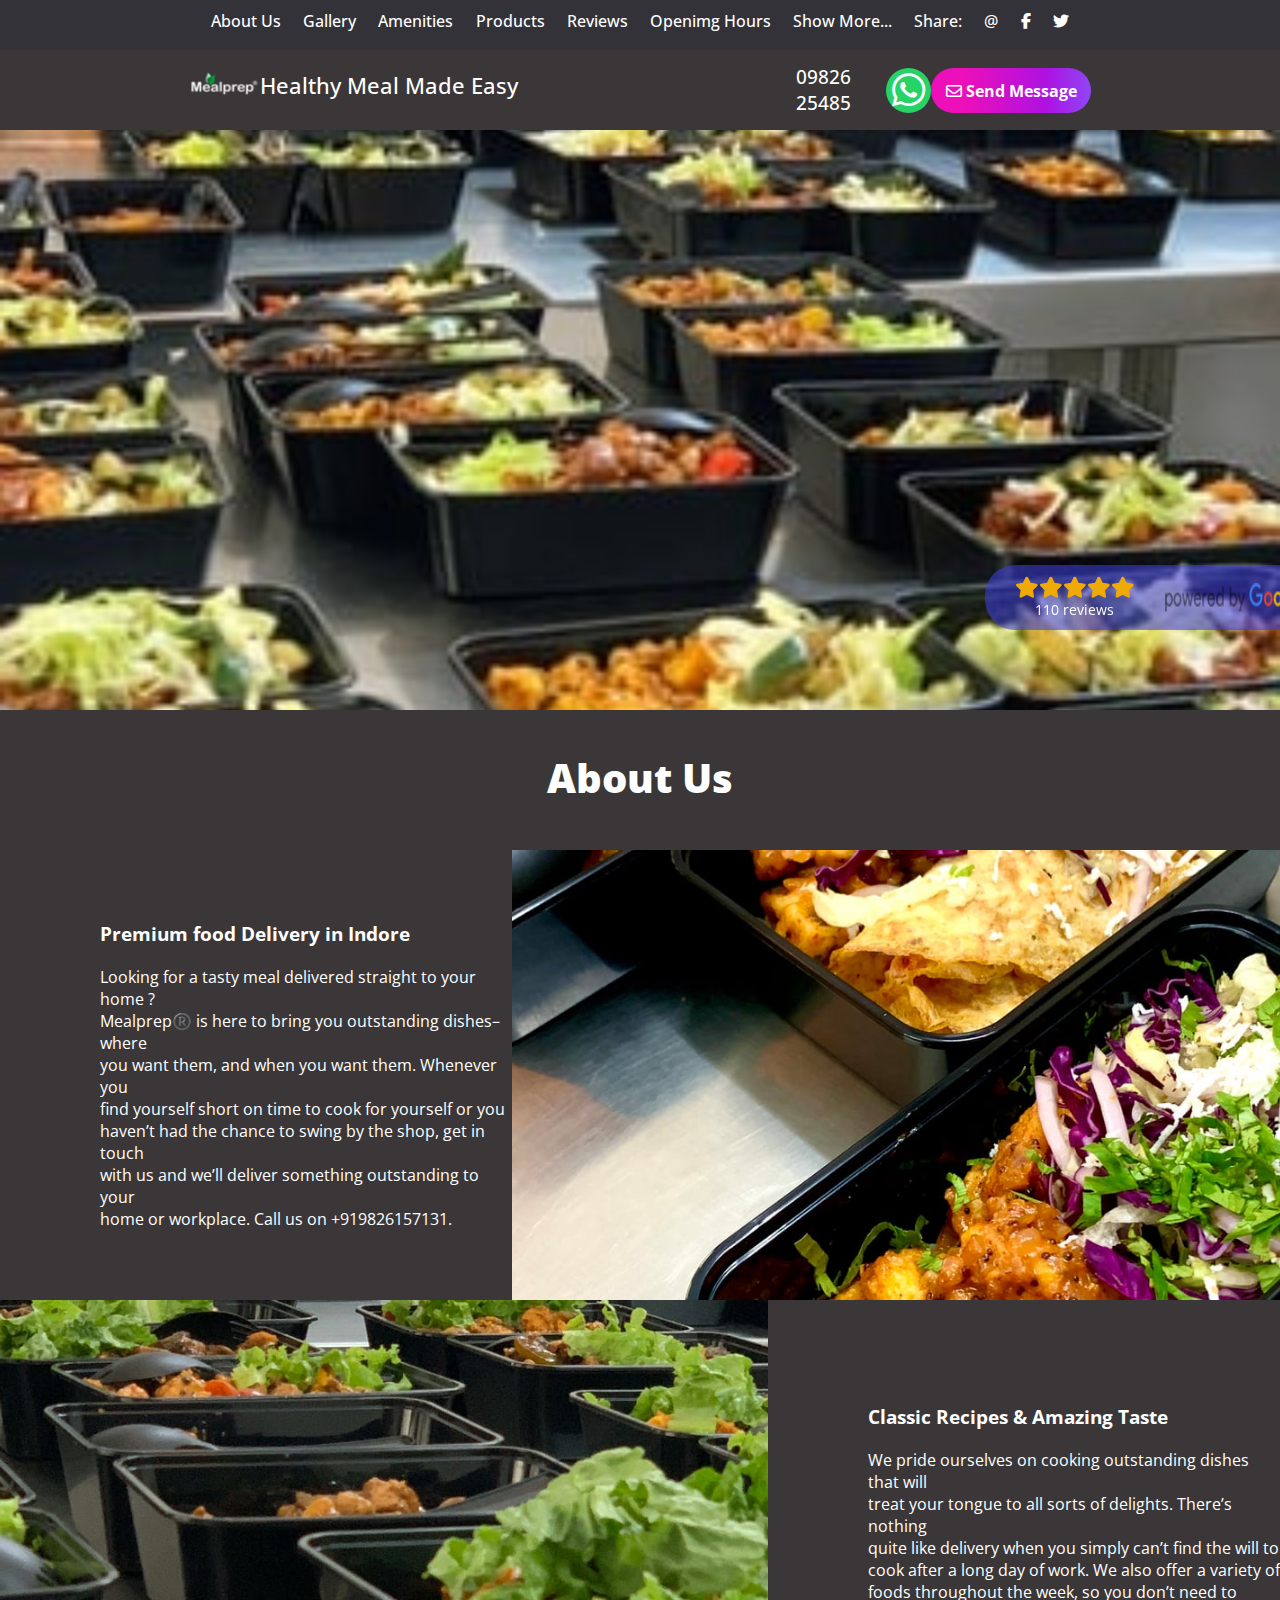
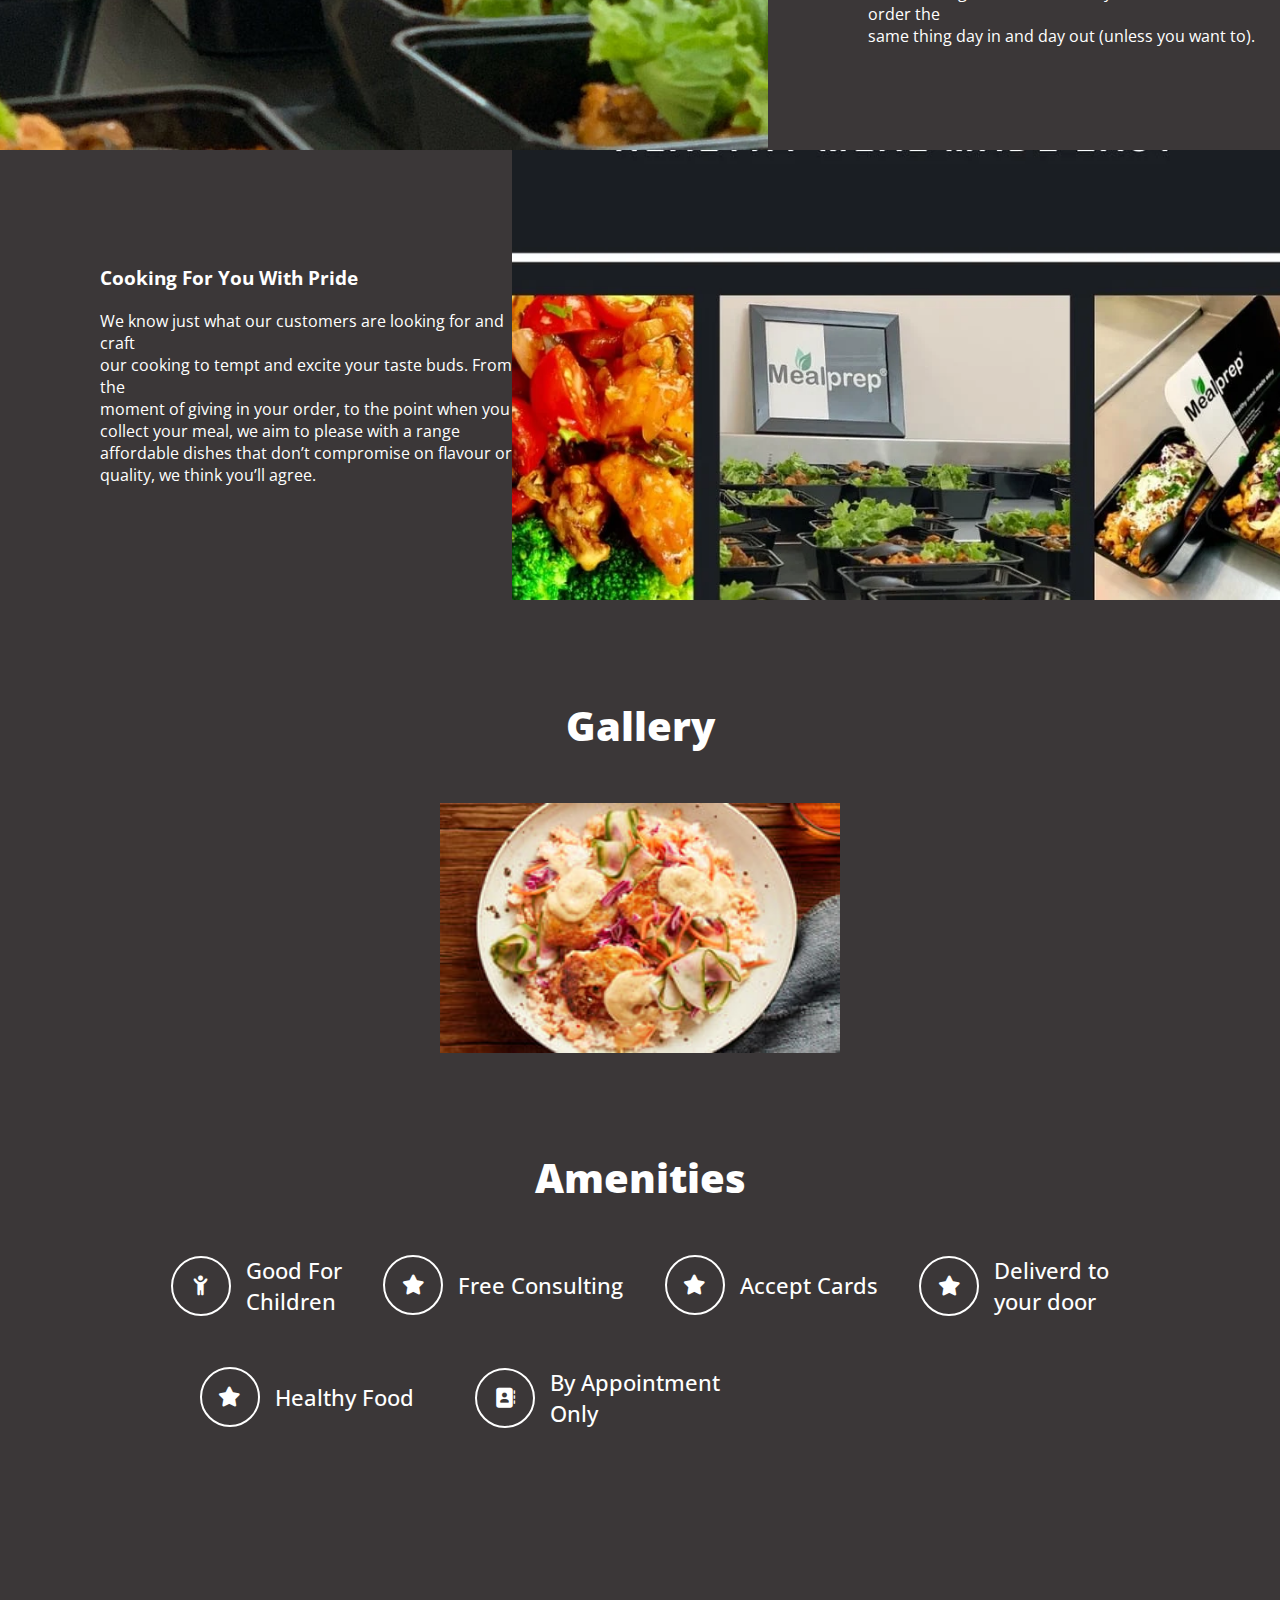
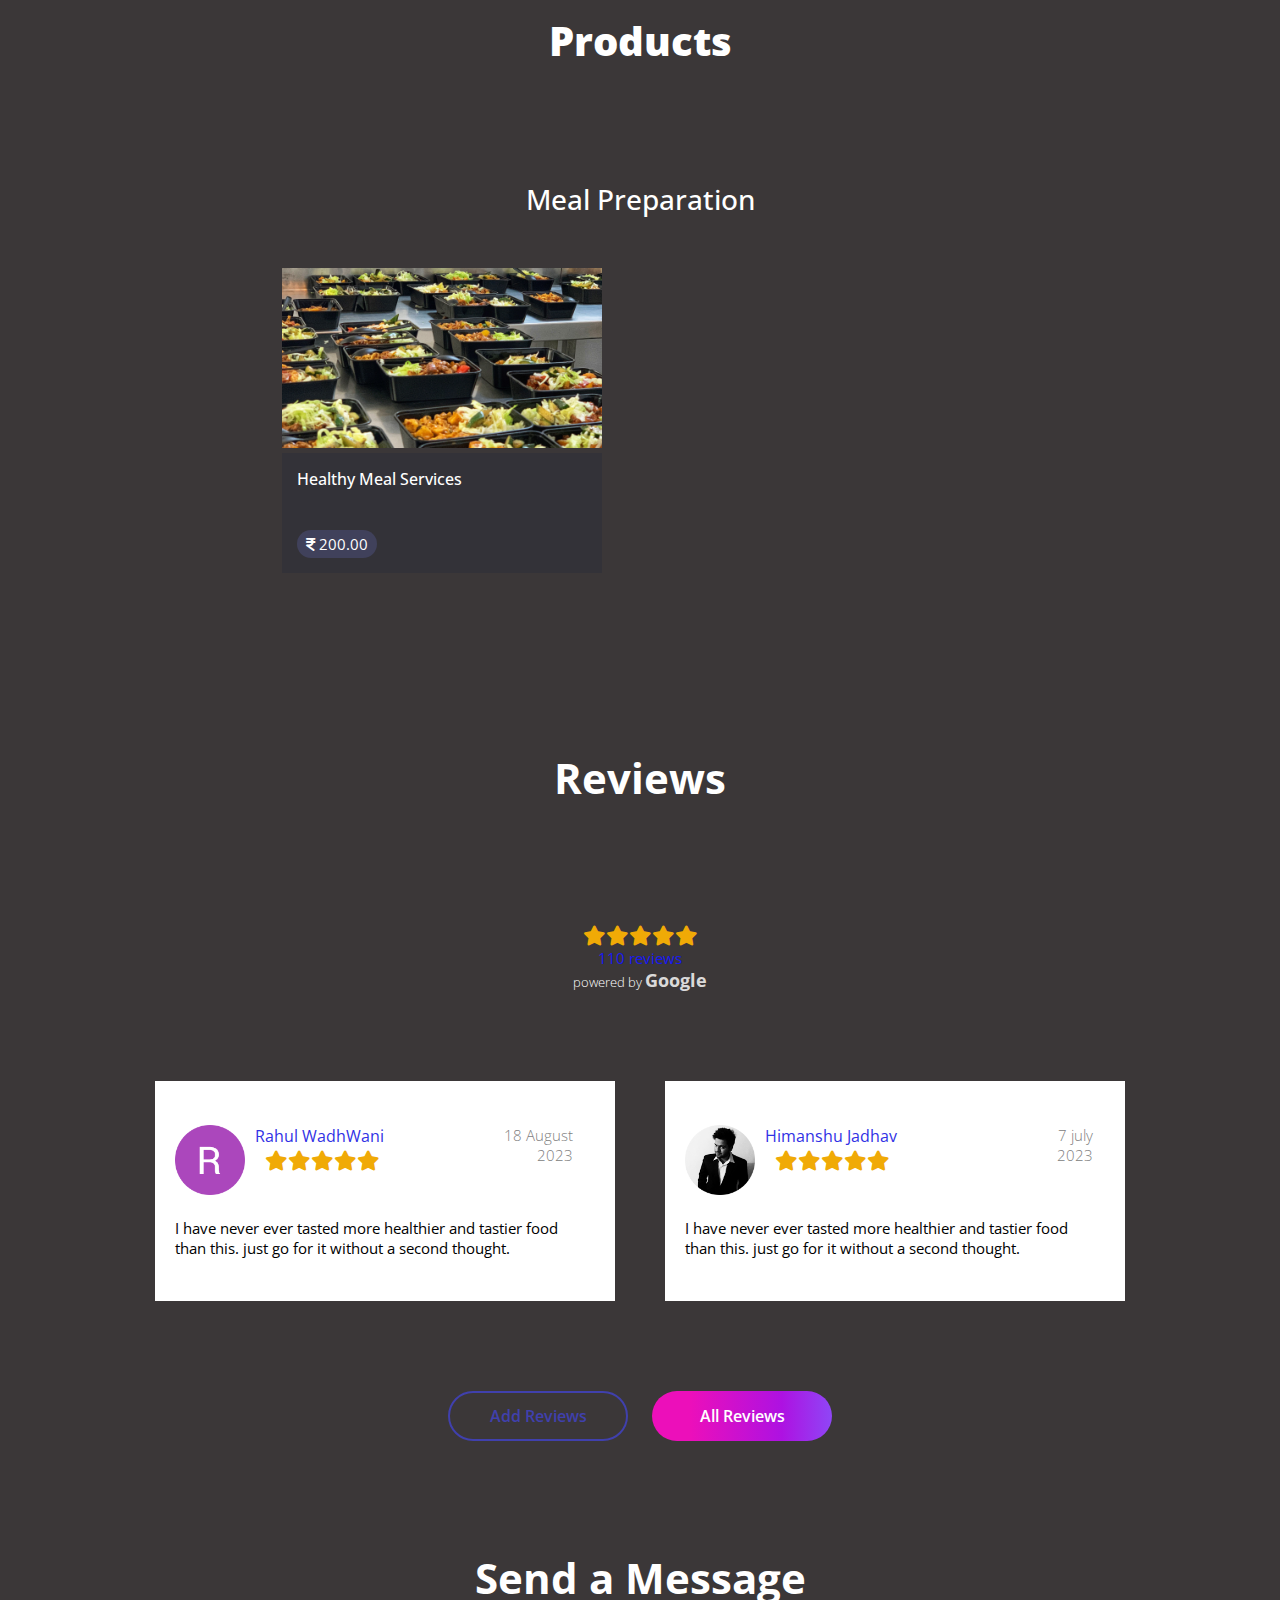
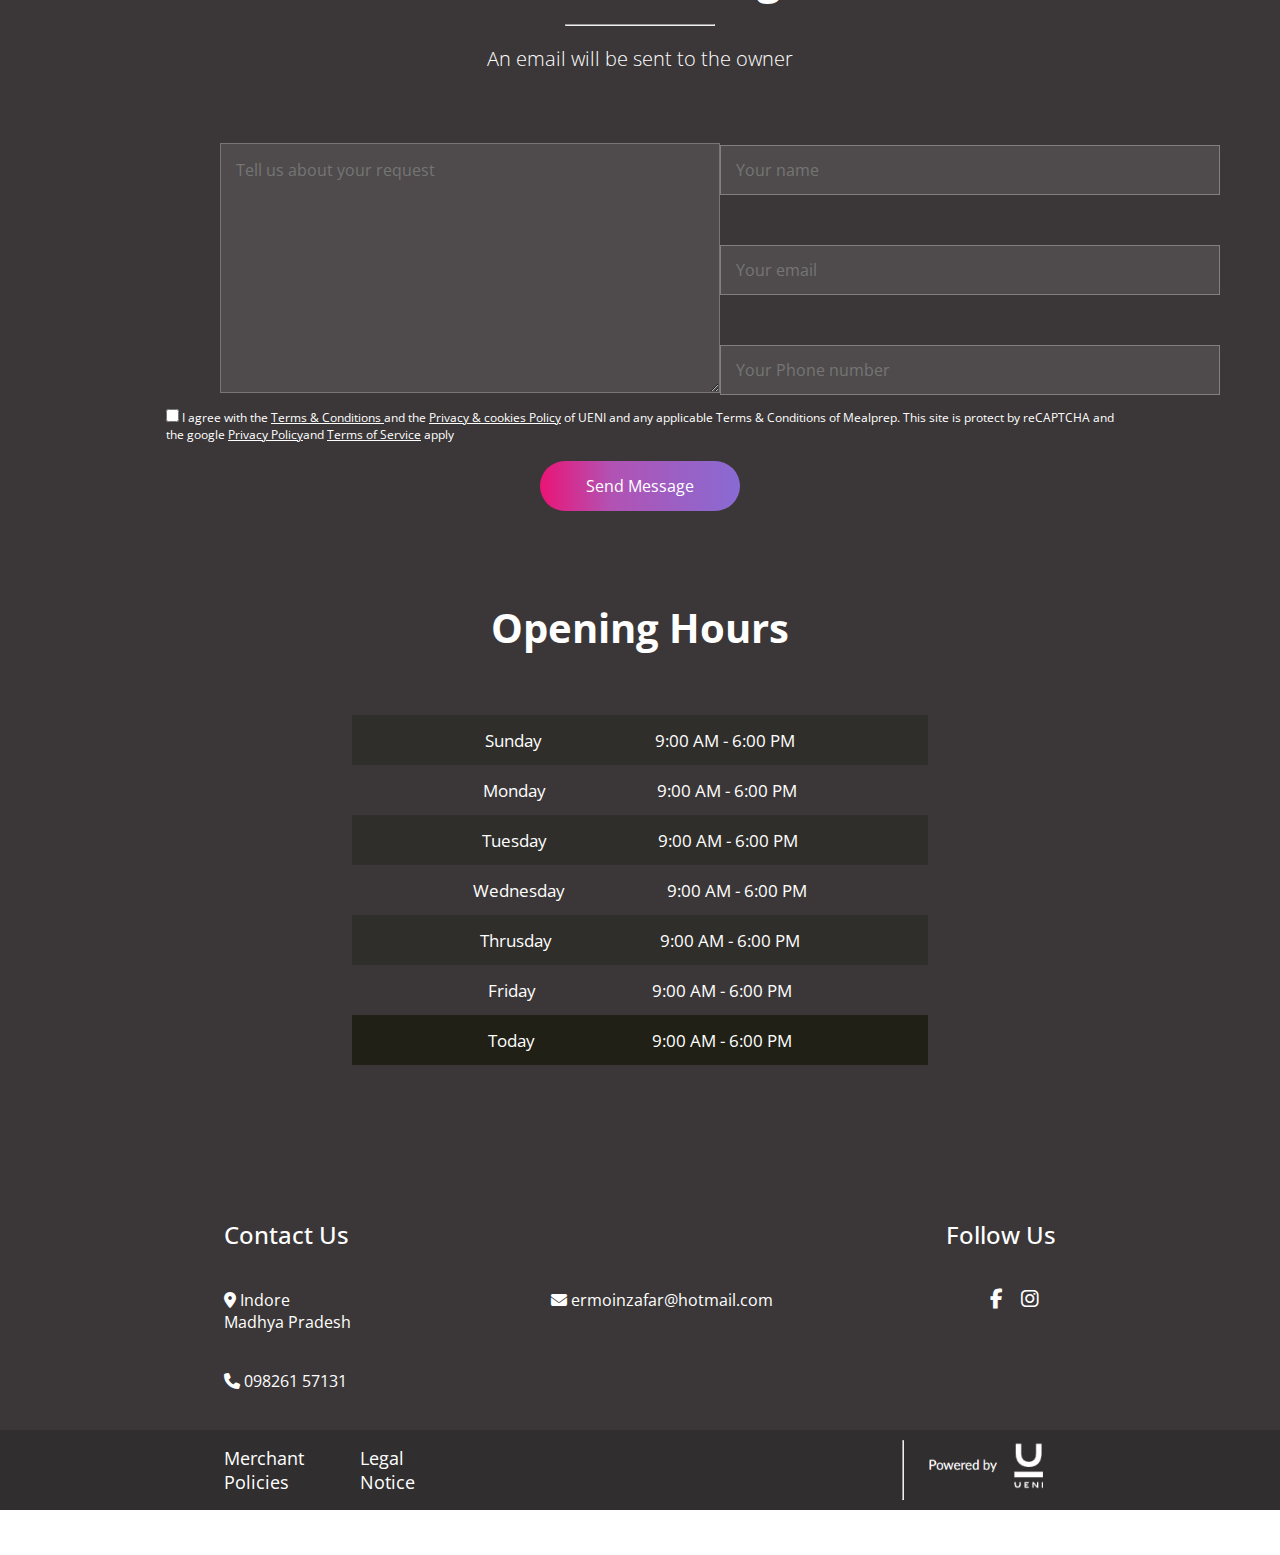
<file: Meal clone/index.html>
<!DOCTYPE html>
<html lang="en">
<head>
    <meta charset="UTF-8">
    <meta name="viewport" content="width=device-width, initial-scale=1.0">
    <title>meal clone</title>
    <link rel="stylesheet" href="style.css">
    <link rel="stylesheet" href="https://cdnjs.cloudflare.com/ajax/libs/font-awesome/6.4.2/css/all.min.css">
</head>
<body>
 <div class="container">
    <div class="mini-bar">
        <ul>
            <li>About Us</li>
            <li>Gallery</li>
            <li>Amenities</li>
            <li>Products</li>
            <li>Reviews</li>
            <li>Openimg Hours</li>
            <li>Show More...</li>
            <li>Share:</li>
            <li>@</li>
            <li><i class="fa-brands fa-facebook-f"></i></li>
            <li><i class="fa-brands fa-twitter"></i></li>
        </ul>
        
    </div>

    <div class="navbar">
        <ul id="ul1">
          <li><img src="./asset/img1.png" alt=""></li>
          <li> <h1>Healthy Meal Made Easy</h1>
        </li>  
        </ul>
        <ul id="ul2">
            <li>09826 25485</li>
            <li><div class="box1"> <i class="fa-brands fa-whatsapp"></i></div></li>
            <li><button> <i class="fa-regular fa-envelope"></i> Send Message</button></li>
            <li><div class="box2"><i class="fa-regular fa-envelope"></i></div></li>

        </ul>

    </div>
    <div class="mini-container">
       <div class="mini-boxx">
        <span><h4><i class="fa-solid fa-star"></i><i class="fa-solid fa-star"></i><i class="fa-solid fa-star"></i><i class="fa-solid fa-star"></i><i class="fa-solid fa-star"></i></h4>
        <p>110 reviews</p></span>
        <img src="./asset/mini-btn.png" alt="">
       </div>
    </div>
    <div class="about-sec">
        <h1>About Us</h1>
    </div>

    <div class="section-1">
        
        <div class="left-section">
            <h3>Premium food Delivery in Indore</h3>
            <p>Looking for a tasty meal delivered straight to your home ? <br> Mealprep®️ is here to bring you outstanding dishes– where <br>you want them, and when you want them. Whenever you <br> find yourself short on time to cook for yourself or you <br> haven’t had the chance to swing by the shop, get in touch <br> with us and we’ll deliver something outstanding to your <br>home or workplace. Call us on +919826157131.</p>
        </div>
        <div class="right-section">
          
        
        </div>
       </div>
       <div class="section-2">

        <div class="left-section2">

        </div>
        <div class="right-section2">
          <h3>Classic Recipes & Amazing Taste</h3>
          <p>We pride ourselves on cooking outstanding dishes that will <br> treat your tongue to all sorts of delights. There’s nothing <br>quite like delivery when you simply can’t find the will to <br> cook after a long day of work. We also offer a variety of <br>foods throughout the week, so you don’t need to order the <br> same thing day in and day out (unless you want to).</p>

        </div>
       </div>

       <div class="section-3">
         <div class="left-section3">
              <h3>Cooking For You With Pride</h3>
              <p>We know just what our customers are looking for and craft <br> our cooking to tempt and excite your taste buds. From the <br> moment of giving in your order, to the point when you <br> collect your meal, we aim to please with a range  <br> affordable dishes that don’t compromise on flavour or <br> quality, we think you’ll agree.</p>

         </div>
         <div class="right-section3"></div>
       </div>

         <div class="gallery-section">
            <h1>Gallery</h1>
            <img src="./asset/img6" alt="">
         </div>

       <div class="ame-section">
        <h1>Amenities</h1>
        <ul>
            <li> <span><div class="box"><i class="fa-solid fa-child-reaching"></i></div>Good For <br> Children </span> </li>
            <li> <span><div class="box"><i class="fa-solid fa-star"></i></div>Free Consulting </span></li>
            <li> <span><div class="box"><i class="fa-solid fa-star"></i></div>Accept Cards </span></li>
            <li> <span><div class="box"><i class="fa-solid fa-star"></i></div>Deliverd to <br> your door </span></li>
        </ul>
        <ul id="second-ul">
    
            <li style="padding-left: 19px;"> <span><div class="box"><i class="fa-solid fa-star"></i></div>Healthy Food </span></li>
            <li> <span><div class="box"><i class="fa-solid fa-address-book"></i></div>By Appointment<br> Only </span></li>
        </ul>


       </div>

       <div class="product-section">
        <h1>Products</h1>
       </div>

       <div class="meal-section">
        <h2>Meal Preparation</h2>
        <img src="./asset/ImageAssistant_Batch_Image_Downloader/mealprep.ueniweb.com/Mealprep®️_Prem_Nagar_Food_Delivery/10001.jpg" alt="">
        <div class="mini-box">
        <p>Healthy Meal Services</p>
        <button> <i class="fa-solid fa-indian-rupee-sign"></i> 200.00</button>
        </div>
       </div>

       <div class="review-section">
         <h1>Reviews</h1>
         <span>
         <h4><i class="fa-solid fa-star"></i><i class="fa-solid fa-star"></i><i class="fa-solid fa-star"></i><i class="fa-solid fa-star"></i><i class="fa-solid fa-star"></i></h4>
        <p>110 reviews</p>
        <h5>powered by <span>Google</span></h5>
        </span>
        <div class="boxesss">
         <div class="box-a">
            <div id="up">
             
          <img src="./asset/img7" alt="">
          <span>
            <h3>Rahul WadhWani</h3>
            <ul>
                <li><i class="fa-solid fa-star"></i></li>
                <li><i class="fa-solid fa-star"></i></li>
                <li><i class="fa-solid fa-star"></i></li>
                <li><i class="fa-solid fa-star"></i></li>
                <li><i class="fa-solid fa-star"></i></li>
            </ul>
          </span>
        
          <h5>18 August <br>2023</h5>
         </div>
         <div id="down">
          <p>I have never ever tasted more healthier and tastier food <br>
            than this. just go for it without a second thought.</p>
         </div>

         </div>
        
         <div class="box-b">
          <div id="up">
           
        <img src="./asset/img9.png" alt="">
        <span>
          <h3>Himanshu Jadhav </h3>
          <ul>
              <li><i class="fa-solid fa-star"></i></li>
              <li><i class="fa-solid fa-star"></i></li>
              <li><i class="fa-solid fa-star"></i></li>
              <li><i class="fa-solid fa-star"></i></li>
              <li><i class="fa-solid fa-star"></i></li>
          </ul>
        </span>
      
        <h5>7 july <br>2023</h5>
       </div>
       <div id="down">
        <p>I have never ever tasted more healthier and tastier food <br>
          than this. just go for it without a second thought.</p>
       </div>

       </div>
       </div>
       <span>
       <button>Add Reviews</button>
       <button>All Reviews</button> </span>


       </div> 
       <div class="section-9">
        <h1>Send a Message</h1>
        <hr>
        <h3>An email will be sent to the owner</h3>
        <div class="request-txt">
          <div class="send-right">
            <textarea name="request" id="request" rows="11" placeholder="Tell us about your request"></textarea>
          </div>
          <div class="send-left">
            <input placeholder="Your name"></input>
            <input placeholder="Your email"></input>
            <input placeholder="Your Phone number"></input>

          </div>
    </div>
    <p>
        <input type="checkbox" name="checkbox" id="check">
        I agree with the <a href="#">Terms & Conditions </a>and the <a href="#">Privacy & cookies Policy</a> of UENI and any applicable Terms & Conditions of Mealprep. This site is protect by reCAPTCHA and<br>
            the google <a href="#">Privacy Policy</a>and <a href="#">Terms of Service</a> apply
    </p>
    <button>Send Message</button>
    </div>
       <div class="hours-section">
        <h1>Opening Hours</h1>
       
          <div class="faq-part">
              <div class="box">
                  <span>
                      <p>Sunday</p>
                      <p>9:00 AM - 6:00 PM</p>
                  </span>
              </div>
              <div class="box">
                  <span>
                      <p>Monday</p>
                      <p>9:00 AM - 6:00 PM</p>
                  </span>
              </div>
              <div class="box">
                  <span>
                      <p>Tuesday</p>
                      <p>9:00 AM - 6:00 PM</p>
                  </span>
              </div>
              <div class="box">
                  <span>
                      <p>Wednesday</p>
                      <p>9:00 AM - 6:00 PM</p>
                  </span>
              </div>
              <div class="box">
                  <span>
                      <p>Thrusday</p>
                      <p>9:00 AM - 6:00 PM</p>
                  </span>
              </div>
              <div class="box">
                  <span>
                      <p>Friday</p>
                      <p>9:00 AM - 6:00 PM</p>
                  </span>   
                  
              </div>
              <div class="box">
                <span>
                    <p>Today</p>
                    <p>9:00 AM - 6:00 PM</p>
                </span>   
                
            </div>
       </div>



       </div>

      <div class="footer-section">
        <div class="small-footer">
        <ul id="li1">
          <li>Contact Us</li>
          <li>Follow Us</li>
        </ul>
        <ul id="li2">
           <li><i class="fa-solid fa-location-dot"></i> Indore <br> Madhya Pradesh</li>
           <li><i class="fa-solid fa-envelope"></i> ermoinzafar@hotmail.com</li>
           <li><i class="fa-brands fa-facebook-f"></i><i class="fa-brands fa-instagram"></i></li>
        </ul>
        <ul id="li3">
          <li><i class="fa-solid fa-phone"></i> 098261 57131</li>
        </ul>







      </div>
      </div>
      <div class="last-sec">
        <ul>
          <li>Merchant Policies</li>
          <li>Legal Notice</li>
        </ul>
        <span>
          <hr>
          <img src="./asset/last-img.png" alt="">
        </span>
      </div>



 </div>
    
</body>
</html>
</file>
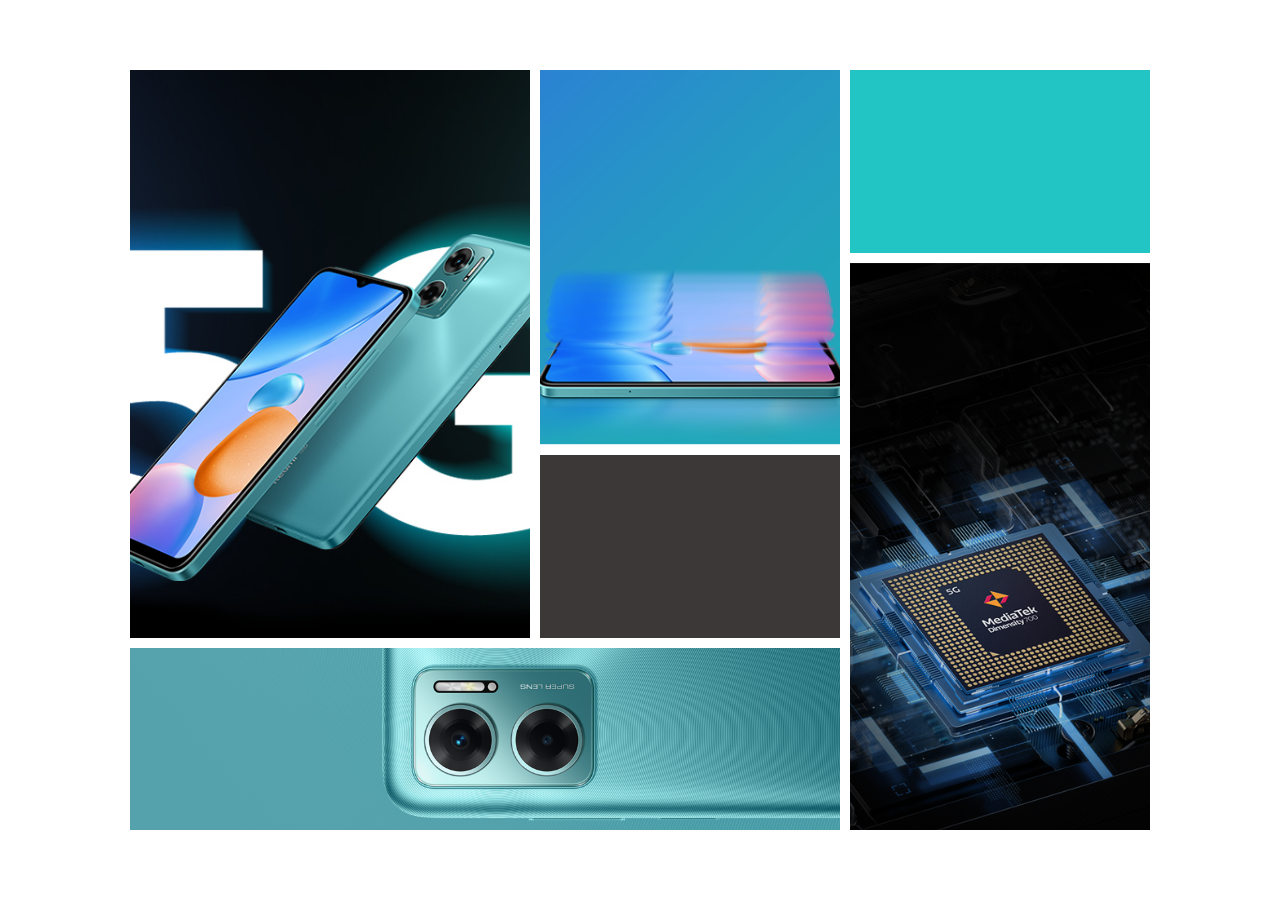
<file: Redmi Grid/index.html>
<!DOCTYPE html>
<html lang="en">
<head>
    <meta charset="UTF-8">
    <meta name="viewport" content="width=device-width, initial-scale=1.0">
    <title>Redmi Grid</title>
    <link rel="stylesheet" href="style.css">
</head>
<body>
    <div class="container">
        <div class="grid-container">
            <div class="box"></div>
            <div class="box"></div>
            <div class="box"></div>
            <div class="box"></div>
            <div class="box"></div>
            <div class="box"></div>
        </div>
    </div>
    
</body>
</html>
</file>
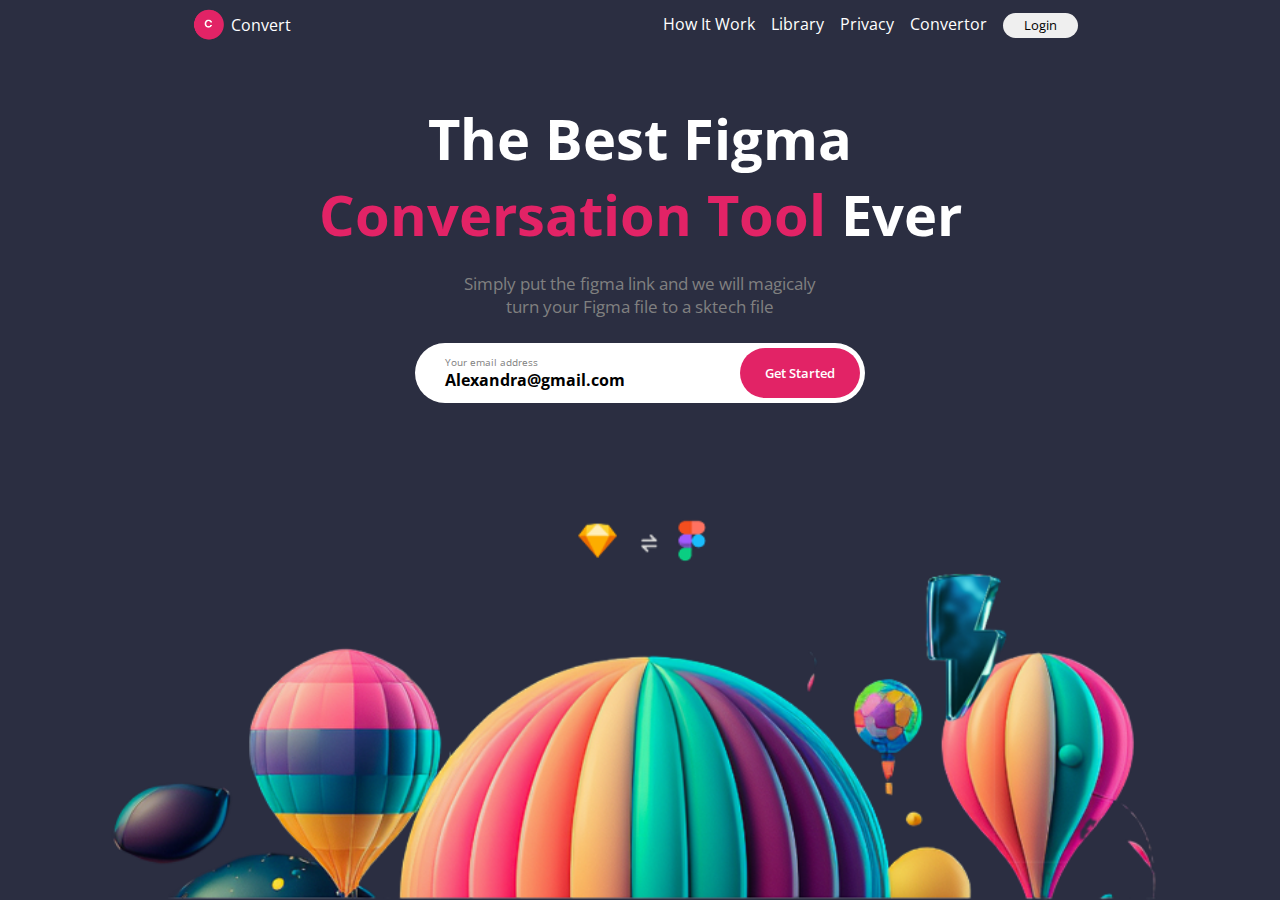
<file: UI Design-1/index.html>
<!DOCTYPE html>
<html lang="en">
<head>
    <meta charset="UTF-8">
    <meta name="viewport" content="width=device-width, initial-scale=1.0">
    <title>ui-design1</title>
    <link rel="stylesheet" href="style.css">
</head>
<body>
<div class="container">
    <div class="text-section">
  <div class="navbar">
    <ul>
        <li><img src="./img1.png" alt=""></li>
        <li>Convert</li>
    </ul>
    <ul>
        <li>How It Work</li>
        <li>Library</li>
        <li>Privacy</li>
        <li>Convertor</li>
        <li><button>Login</button></li>
    </ul>

  </div>
  <div class="text-part">
    <h1>The Best Figma <br> <span>Conversation Tool</span> Ever</h1>
    <p>Simply put the figma link and we will magicaly <br> turn your Figma file to a sktech file</p>
    <div class="box">
    <span><p>Your email address</p>
          <h4>Alexandra@gmail.com</h4>
    </span>
    <button>Get Started</button>
    </div>
  </div>
 </div>
  <div class="img-sec">
    <img src="./img-down.png" alt="">
  </div>






  </div>  
</body>
</html>
</file>
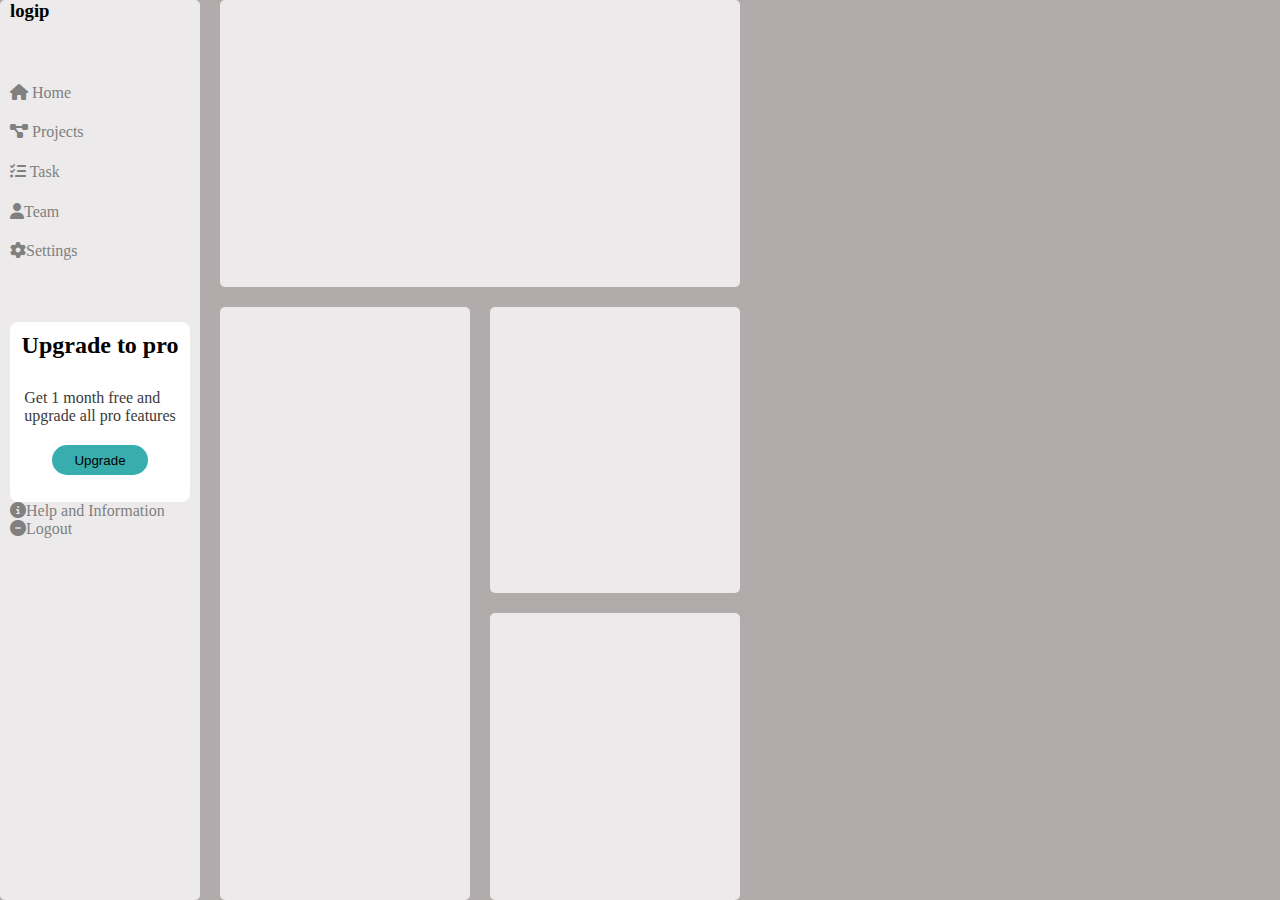
<file: UI prac/index.html>
<!DOCTYPE html>
<html lang="en">
<head>
    <meta charset="UTF-8">
    <meta name="viewport" content="width=device-width, initial-scale=1.0">
    <title>UI Design2</title>
    <link rel="stylesheet" href="style.css">
    <link rel="stylesheet" href="https://cdnjs.cloudflare.com/ajax/libs/font-awesome/6.4.2/css/all.min.css">
</head>
<body>
    <div class="container">
        <div class="grid-container">
    <div class="box">
        <h3>logip</h3>
        <ul class="list1">
            <li> <i class="fa-solid fa-house"></i> Home</li>
            <li> <i class="fa-solid fa-diagram-project"></i> Projects</li>
            <li> <i class="fa-solid fa-list-check"></i> Task</li>
            <li> <i class="fa-solid fa-user"></i>Team</li>
            <li> <i class="fa-solid fa-gear"></i>Settings</li>
        </ul>
        <div class="small-box">
            <h2>Upgrade to pro</h2>
            <p>Get 1 month free and <br> upgrade all pro features</p>
            <button class="btn1">Upgrade</button>
        </div>
        <ul class="list2">
            <li> <i class="fa-solid fa-circle-info"></i>Help and Information</li>
            <li> <i class="fa-solid fa-circle-minus"></i>Logout</li>
        </ul>
    </div>
    <div class="box"></div>
    <div class="box"></div>
    <div class="box"></div>
    <div class="box"></div>

    </div>

    



    </div>
    
</body>
</html>
</file>
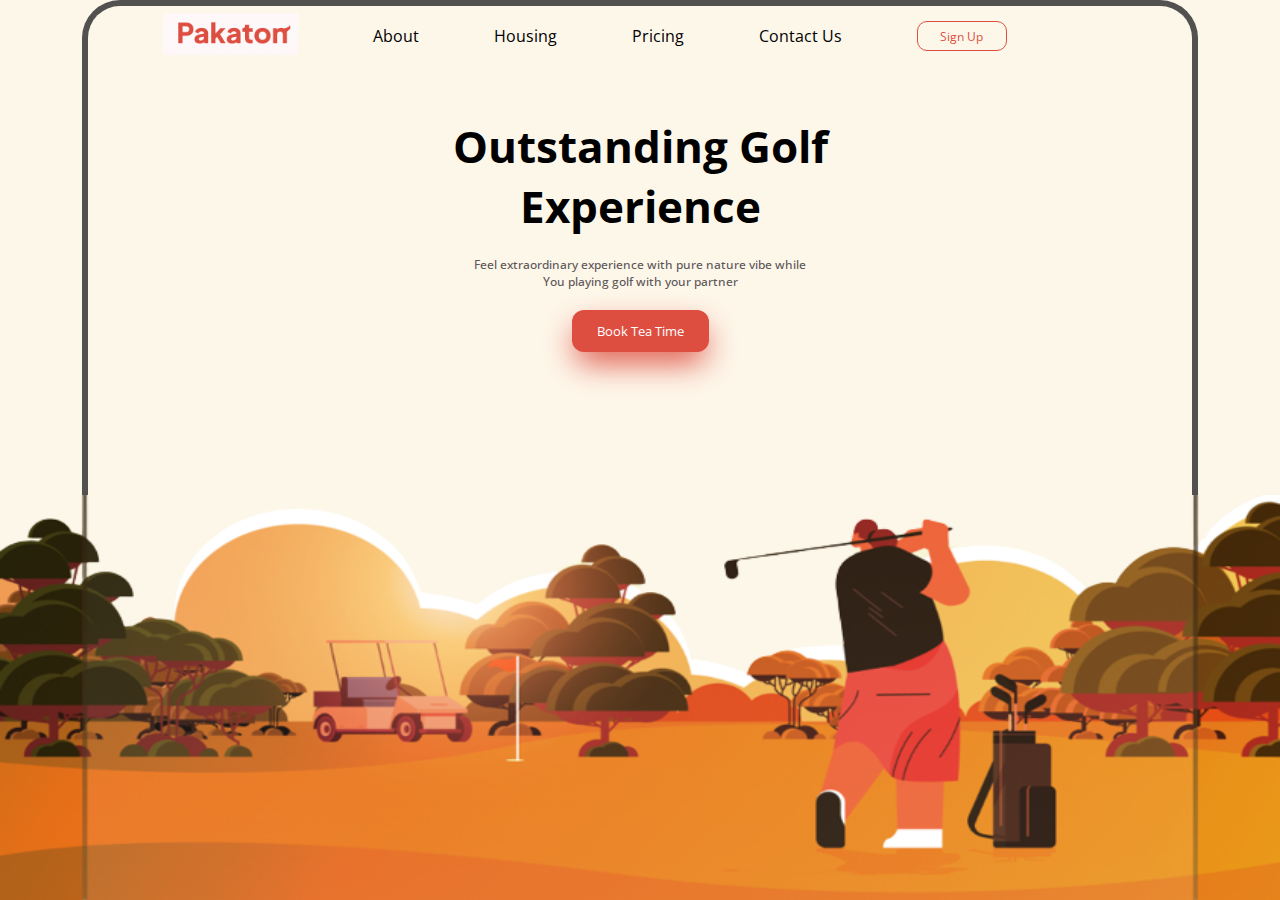
<file: UI-Design2/index.html>
<!DOCTYPE html>
<html lang="en">
<head>
    <meta charset="UTF-8">
    <meta name="viewport" content="width=device-width, initial-scale=1.0">
    <title>design-2</title>
    <link rel="stylesheet" href="style.css">
</head>
<body>
    <div class="container">
        <div class="text-section">
            <div class="main-section">
      <div class="navbar">
        <ul>
            <li><img src="./img1.png" alt=""></li>
            <li>About</li>
            <li>Housing</li>
            <li>Pricing</li>
            <li>Contact Us</li>
            <li><button>Sign Up</button></li>
        </ul>
      </div>
      <div class="text-part">
        <h1>Outstanding Golf <br> Experience</h1>
        <p>Feel extraordinary experience with pure nature vibe while<br> You playing golf with your partner</p>
        <button>Book Tea Time</button>
        </div>

    </div>

    </div>
     
      <div class="img-sec">
        <img src="./img-down-2.png" alt="">
      </div>
    </div> 
    
    
</body>
</html>
</file>
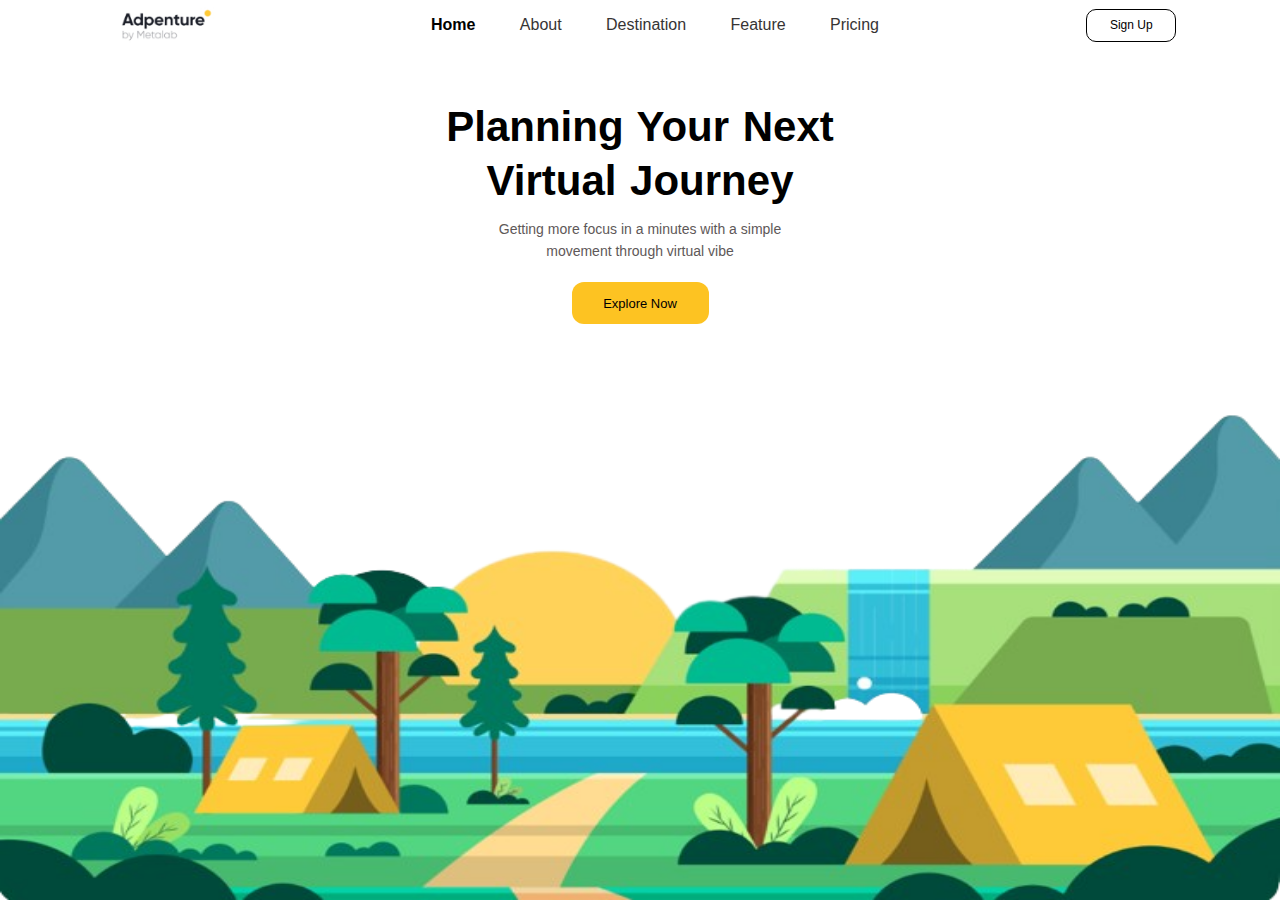
<file: UI-Design3/index.html>
<!DOCTYPE html>
<html lang="en">
<head>
    <meta charset="UTF-8">
    <meta name="viewport" content="width=device-width, initial-scale=1.0">
    <title>ui-design3</title>
    <link rel="stylesheet" href="style.css">
</head>
<body>
    <div class="container">
        <div class="text-section">
      <div class="navbar">
        <img src="./img-logo.png" alt="">
        <ul>
            <li>Home</li>
            <li>About</li>
            <li>Destination</li>
            <li>Feature</li>
            <li>Pricing</li>
        </ul>
         <button>Sign Up</button>
      </div>
      <div class="text-part">
        <h1>Planning Your Next <br> Virtual Journey</h1>
        <p>Getting more focus in a minutes with a simple <br> movement through virtual vibe</p>
        <button>Explore Now</button>
        </div>
      </div>
     
      <div class="img-sec">
        <img src="./img-down-3.png" alt="">
      </div>

     </div>
    
</body>
</html>
</file>
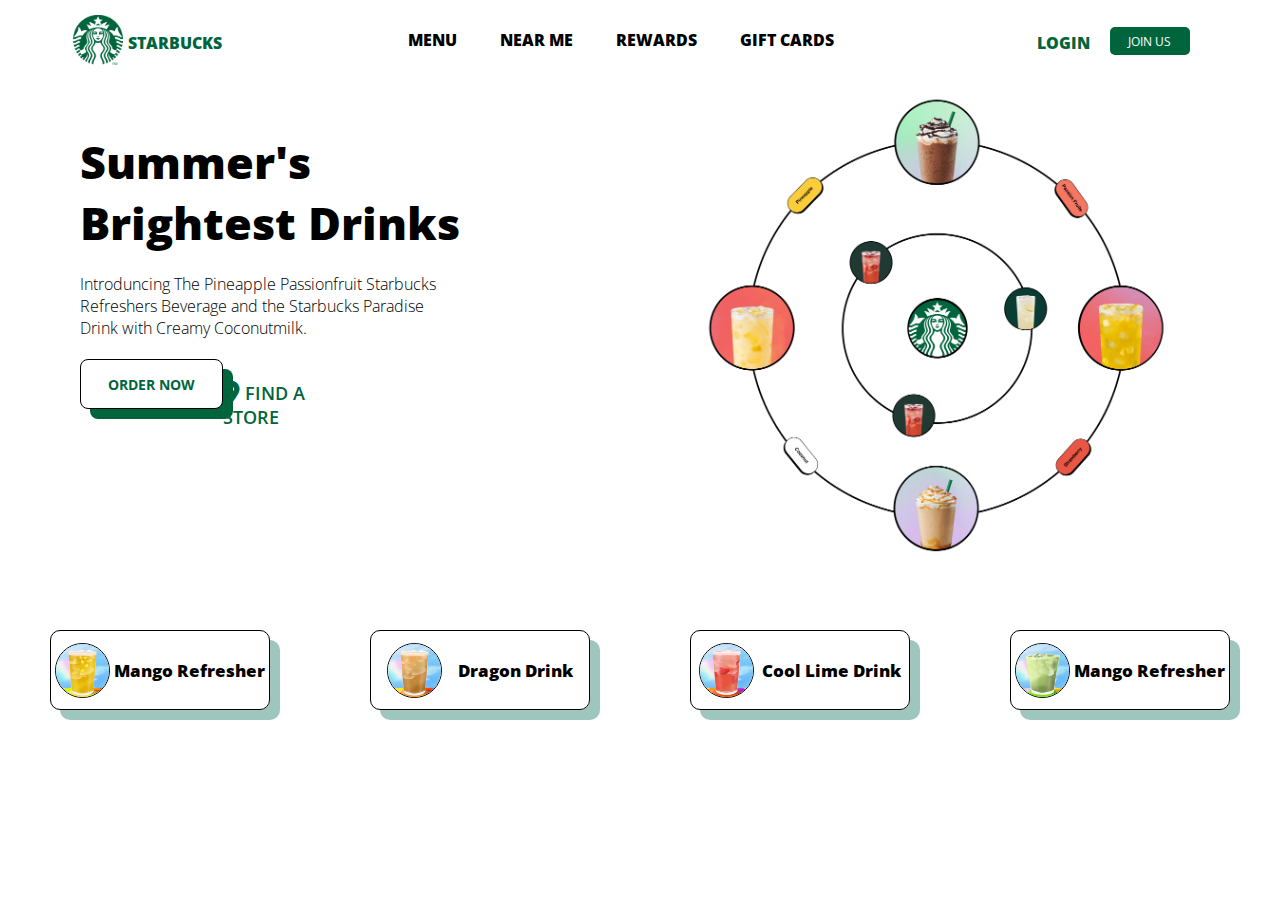
<file: UI-Design4/index.html>
<!DOCTYPE html>
<html lang="en">
<head>
    <meta charset="UTF-8">
    <meta name="viewport" content="width=device-width, initial-scale=1.0">
    <title>design-4</title>
    <link rel="stylesheet" href="style.css">
    <link rel="stylesheet" href="https://cdnjs.cloudflare.com/ajax/libs/font-awesome/6.4.2/css/all.min.css">
</head>
<body>
 <div class="container">
 <div class="navbar">
 <ul>
  <img src="./starbucks-logo.png" alt="">
  <li>STARBUCKS</li>
 </ul>
 <ul>
    <li>MENU</li>
    <li>NEAR ME</li>
    <li>REWARDS</li>
    <li>GIFT CARDS</li>
 </ul>
 <ul>
    <li>LOGIN</li>
    <button>JOIN US</button>
 </ul>

 </div>

 <div class="hero-section">

 <div class="text-part">
    <h1>Summer's <br> Brightest Drinks</h1>
    <p>Introduncing The Pineapple Passionfruit Starbucks <br>Refreshers Beverage and the Starbucks Paradise <br>Drink with Creamy Coconutmilk.</p>
    <span> <button>ORDER NOW</button>
        <p> <i class="fa-solid fa-location-dot"></i>  FIND A STORE</p>
    </span>
 </div>
 <div class="img-part">
   <img src="./img-side.png" alt="">
 </div>
</div>

  <div class="box-section">
     <div class="box">
      <div class="boxx">
         <div class="boxee"><img src="./box-img.png" alt=""></div>
         <p>Mango Refresher</p>
      </div>
      <div class="boxx">
         <div class="boxee"><img src="./box-img2.png" alt=""></div>
         <p>Dragon Drink</p>
      </div>
     </div>
     <div class="box">
      <div class="boxx">
         <div class="boxee"><img src="./box-img3.jpg" alt=""></div>
         <p>Cool Lime Drink</p>
      </div>
      <div class="boxx">
         <div class="boxee"><img src="./box-4.png" alt=""></div>
         <p>Mango Refresher</p>
      </div>
     </div>



  </div>

















 </div>
    
</body>
</html>
</file>
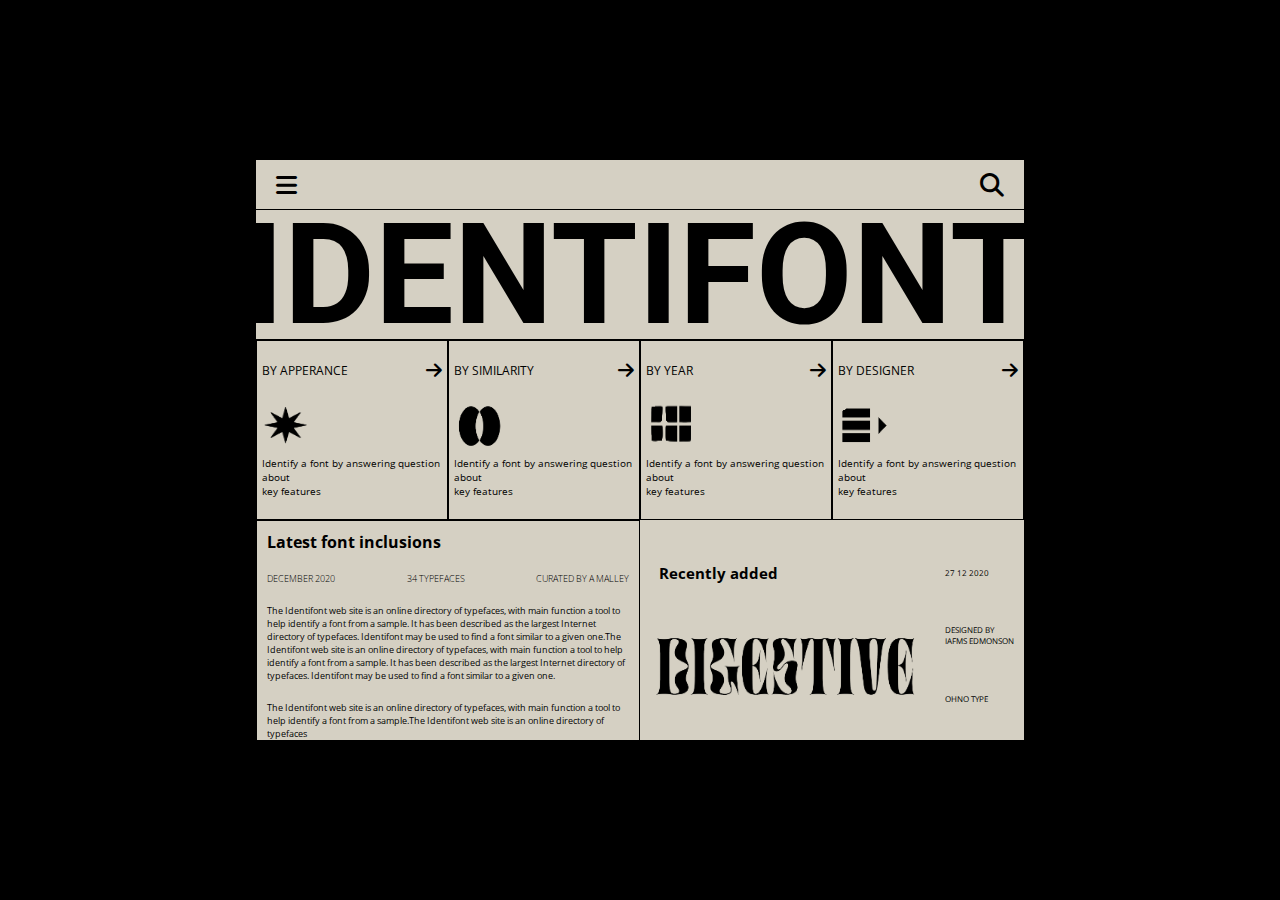
<file: UI-Design5/index.html>
<!DOCTYPE html>
<html lang="en">
<head>
    <meta charset="UTF-8">
    <meta name="viewport" content="width=device-width, initial-scale=1.0">
    <title>design5</title>
    <link rel="stylesheet" href="style.css">
    <link rel="stylesheet" href="https://cdnjs.cloudflare.com/ajax/libs/font-awesome/6.4.2/css/all.min.css">
</head>
<body>
<div class="container">
<div class="box">
 <div class="navbar">
    <i class="fa-solid fa-bars"></i>
    <i class="fa-solid fa-magnifying-glass"></i>
 </div>
 <div class="hero-section">
    <h1>IDENTIFONT</h1>
 </div>
 <div class="boxx">
    <div class="boxe">
        <span id="span1">
            <p>BY APPERANCE</p>
            <i class="fa-solid fa-arrow-right"></i>
        </span>
        <span id="span2">
            <img src="./img-1.0-removebg-preview.png" alt="">
            <p>Identify a font by answering question about <br> key features</p>

        </span>
      </div>
     <div class="boxe">
        <span id="span1">
            <p>BY SIMILARITY</p>
            <i class="fa-solid fa-arrow-right"></i>
        </span>
        <span id="span2">
            <img src="./img-2.0-removebg-preview.png" alt="">
            <p>Identify a font by answering question about <br> key features</p>

        </span>
      </div>
      <div class="boxe">
        <span id="span1">
            <p>BY YEAR</p>
            <i class="fa-solid fa-arrow-right"></i>
        </span>
        <span id="span2">
            <img src="./img-3.0-removebg-preview.png" alt="">
            <p>Identify a font by answering question about <br> key features</p>

        </span>
      </div>
     <div class="boxe">
        <span id="span1">
            <p>BY DESIGNER</p>
            <i class="fa-solid fa-arrow-right"></i>
        </span>
        <span id="span2">
            <img src="./img-4.0-removebg-preview.png" alt="">
            <p>Identify a font by answering question about <br> key features</p>

        </span>
     </div>
 </div>

 <div class="big-box">

    <div class="boxes0">
      <h6>Latest font inclusions</h6>
      <ul>
        <li>DECEMBER 2020</li>
        <li>34 TYPEFACES</li>
        <li>CURATED BY A MALLEY</li>
      </ul>
      <p>The Identifont web site is an online directory of typefaces, with main function a tool to help identify a font from a sample. It has been described as the largest Internet directory of typefaces. Identifont may be used to find a font similar to a given one.The Identifont web site is an online directory of typefaces, with main function a tool to help identify a font from a sample. It has been described as the largest Internet directory of typefaces. Identifont may be used to find a font similar to a given one.</p>
      <p>The Identifont web site is an online directory of typefaces, with main function a tool to help identify a font from a sample.The Identifont web site is an online directory of typefaces</p>
      
    </div>
    <div class="boxes1">
        <span>
           <h4>Recently added</h4>
           <img src="./img-last-removebg-preview.png" alt="">
        </span>
        <ul>
            <li>27 12 2020</li>
            <li>DESIGNED BY <br>IAFMS EDMONSON</li>
            <li>OHNO TYPE</li>
        </ul>



    </div>


 </div>








</div>







</div>


    
</body>
</html>
</file>
<file: Axxence Cloneee/style.css>
@import url('https://fonts.googleapis.com/css2?family=Mooli&family=Open+Sans&family=Poppins:wght@100;300&family=Roboto:wght@300;400&display=swap');

*{
    margin: 0;
    padding: 0;
    box-sizing: border-box;
    font-family: 'Open Sans', sans-serif;
}
.container{
    width: 100%;
    height: auto;
}
.mini-bar{
    width: 100%;
    height: 40px;
    background-color: #65B32E;
    display: flex;
    justify-content: center;
    align-items: center;
    justify-content: space-between;
    position: fixed;
    top: 0;
    padding-inline: 30px;
    

}
.mini-bar ul{
    display: flex;
    justify-content: space-around;
    list-style: none;
    color: white;
    text-align: end;
    

}
.mini-bar ul li{
    padding-left: 15px;
}
.mini-bar ul li img{
    width: 25px;
    margin-top: 3px;
}
.mini-bar ul li i{
    font-size: 20px;
    font-weight: 600;
}
.mini-bar ul li:last-child{
    display: none;
}

.ul1 li{
    display: none;
}

.navbar{
    width: 100%;
    height: 80px;
    display: flex;
    align-items: center;
    justify-content: center;
    margin-top: 40px;
    padding-inline: 90px;
    position: fixed;
    top: 0;
    background-color: rgba(255, 255, 255, 0.777);
}
.logo-sec{
    width: 30%;
    height: auto;
}
.logo-sec img{
    width: 180px;
}
.text-sec{
    width: 70%;
    height: auto;
}
.nav{
    display: flex;
    align-items: center;
    justify-content: space-evenly;
}
.nav li{
    list-style: none;
}
.nav li:first-child{
    color: #65B32E;
}
.nav li:hover{
    color: #65B32E;
    text-decoration: underline;
}
.section1{
    width: 100%;
    height: 600px;
    background-attachment: fixed;
    background-image: url(./assets/bg_test.jpg);
    background-position: center;
    background-size: cover;
}

.section2{
    width: 100%;
    height: auto;
    display: flex;
    align-items: center;
    justify-content: center;
    padding: 60px;
    background-color: #F2F2F2;
}
.part-1{
    width: 50%;
    height: auto;
}
.part-1 h3{
    font-size: 32px;
    font-weight: 400;
    margin-top: 10px;
}
.part-1 p{
    font-size: 14px;
    font-weight: 400;
    margin-top: 10px;

}
.part-1 button{
    width: 140px;
    height: 40px;
    font-size: 17px;
    font-weight: 400;
    margin-top: 20px;
    background-color: #009FE3;
    color: white;
    border: none;
    border-radius: 5px;
}
.part-1 img{
    width: 600px;
}
.part-2{
    width: 50%;
    height: auto;
}
.part-2 img{
    width: 600px;
}
.part-2 h3{
    font-size: 32px;
    font-weight: 400;
    margin-top: 10px;
}
.part-2 p{
    font-size: 14px;
    font-weight: 400;
    margin-top: 10px;

}
.part-2 button{
    width: 140px;
    height: 40px;
    font-size: 17px;
    font-weight: 400;
    margin-top: 20px;
    background-color: #009FE3;
    color: white;
    border: none;
    border-radius: 5px;
}

.section3{
    width: 100%;
    height: 300px;
    display: flex;
    align-items: center;
    justify-content: center;

    background-color: #212121;
    padding-inline: 90px;
   
}
.text-part{
    width: 50%;
    height: auto;
    flex-direction: column;
}
.text-part img{
    width: 160px;
}
.text-part h6{
    font-size: 14px;
    font-weight: 700;
    color: white;

}
.text-part p{
    font-size: 14px;
    font-weight: 400;
    color: white;
    margin-top: 5px;
}
.img-part{
    width: 50%;
    height: auto;
}
.img-part img{
    width: 100px;
}
.footer{
    width: 100%;
    height: 40px;
    background-color: #111111;
    display: flex;
    align-items: center;
    justify-content: center;
    padding: 20px;
}
#p1{
    width: 50%;
    height: auto;
    display: flex;
    align-items: center;
    justify-content: center;
}
#p1 p{
    color: #888888;
    font-size: 14px;
    font-weight: 400;
}
#p2{
    width: 100%;
    height: auto;
    text-decoration: none;
    display: flex;
    align-items: center;
    justify-content: center;

}
#p2 ul{
    display: flex;
    align-items: center;
    justify-content: center;
    text-decoration: none;
}
#p2 ul li{
    padding-left: 20px;
    list-style: none;
    font-size: 14px;
    font-weight: 400;

}
#p2 ul li a{
    text-decoration: none;
    color: #888888;
}
#p2 ul li a:hover{
    color: white;
    text-decoration:underline;
}



/* responsive */


@media (max-width:768px){

    .container{
        height: auto;
        width: 100%;
    }

    .mini-bar{
        width: 100%;
        height: 40px;
        padding-inline: 10px;
    }
    .mini-bar ul li:last-child{
        display: inline;
    }
    .ul1 li{
        display: inline;
    }
    .navbar{
        width: 100%;
        height: auto;
    }
    .logo-sec{
        width: 100%;
        height: auto;
        text-align: center;
    }
    .text-sec{
        display: none;
    }
    .section1{
        width: 100%;
        height: 400px;
    }
    .section2{
        width: 100%;
        height: auto;
        flex-direction: column;
        padding: 20px;
    }
    .part-1{
        width: 100%;
        height: auto;
    }
    .part-1 img{
        width: 100%;
    }
    .part-1 h3{
        font-size: 23px;
        font-weight: 400;
    }
    .part-1 p{
        font-size: 14px;
        font-weight: 400;
        text-align: start;
    }
    br{
        display: none;
    }
    .part-1 button{
        width: 100px;
        height: 30px;
        font-size: 13px;
        font-weight: 400;
        margin-top: 20px;
        background-color: #009FE3;
        color: white;
        border: none;
        border-radius: 3px;
        margin-bottom: 20px;
    }
    .part-2{
        width: 100%;
        height: auto;
    }
    .part-2 img{
        width: 100%;
    }
    .part-2 h3{
        font-size: 23px;
        font-weight: 400;
    }
    .part-2 p{
        font-size: 14px;
        font-weight: 400;
        text-align: start;
    }
    
    .part-2 button{
        width: 100px;
        height: 30px;
        font-size: 13px;
        font-weight: 400;
        margin-top: 20px;
        background-color: #009FE3;
        color: white;
        border: none;
        border-radius: 3px;
    }
    .section3{
        width: 100%;
        height: auto;
        display: flex;
        padding: 20px;
    }
    .text-part{
        width: 40%;
        height: auto;
        display: flex;
        align-items: start;
        justify-content: start;
        flex-direction: column;
        padding-inline: 10px;
    }
    .text-part img{
        width: 150px;
        align-items: center;
       
    }
    .text-part h6{
        text-align: center;
    }
    .text-part p{
        text-align: center;
        font-size: 12px;

        
    }
    .img-part{
        width: 60%;
        height: auto;

    }
    .img-part img{
        width: 70px;
        margin-top: 20px;
    }
    .footer{
        width: 100%;
        height: auto;
        display: flex;
        justify-content: space-between;
        padding-block: 20px;
    }
    #p1{
        margin-top: 0px;
    }
    #p2{
        margin-top: 0px;
    }
    #p2 ul li{
        font-size: 14px;
    }



    
}
</file>
<file: Food for farmer/style.css>
@import url('https://fonts.googleapis.com/css2?family=Open+Sans:wght@400;600;700&display=swap');

*{
    margin: 0;
    padding: 0;
    box-sizing: border-box;
    font-family: 'Open Sans', sans-serif;
    /* border: 1px solid red; */
}
.contanier{
    width: 100%;
    height: 100vh;

}
.mini-bar{
    height: 60px;
    width: 100%;
    background-color: #3C2A00;
    color: white;
    display: flex;
    justify-content: space-between;
    padding-inline: 120px;
}
#ul1{
    width: 15%;
    display: flex;
    list-style: none;
    justify-content: space-around;
    align-items: center;
    font-size: 14px;
    font-weight: 400;
    line-height: 19.2px;
}
#ul1 button{
    height: 38px;
    width: 78px;
    border-radius: 25px;
    background-color: #8DA735;
    color: white;
    border: 1px solid #8DA735;
    font-size: 14px;
    font-weight: 900;
    line-height: 19.2px;
}
#ul1 button:hover{
    background-color: white;
    color: #8DA735;
}

#ul2{
    width: 8%;
    display: flex;
    list-style: none;
    justify-content: space-around;
    align-items: center;
    font-size: 18px;
    font-weight: 500;
    line-height: 16px;
    
}
.navbar{
    height: 110px;
    width: 100%;
    background-color: white;
    padding-inline: 150px;
    padding-block: 10px;
   
    
   
   
}
.navbar ul{
    display: flex;
    list-style: none;
    align-items: center;
    justify-content: space-around;
    font-size: 18px;
    line-height: 18px;
    font-weight: 400;
}
.navbar ul img{
    height: 60px;
    width: 300px;
}
.navbar ul li button{
 width: 170px;
 height: 40px;
 background-color: #8DA735;
 color: white;
 border: 1px solid #8DA735;
 border-radius: 25px;

}
.navbar ul li button:hover{
    background-color: white;
    color: #8DA735;
}

.navbar ul:nth-child(2){
    width: 100%;
  display: flex;
  justify-content: space-between;
  
  
}
.navbar ul:nth-child(2) span{
    width: 8%;
    display: flex;
    color: gray;
    font-size: 25px;
    justify-content: space-between;
}

.navbar ul:nth-child(2){
    display: none;
}
.box{
    height: 100vh;
    width: 100%;
    background-color: white;
    display: flex;
    flex-direction: column;
    justify-content: center;
    align-items: center;
    
}
.box img{
    height: 650px;
    width: 750px;
    
}
.box button{
    height: 55px;
    width: 450px;
    background-color: #9A2F20;
    border: 1px solid black;
    border-radius: 25px;
    color: white;
    font-size: 18px;
    font-weight: 600;
    line-height: 21px;
    padding-inline: 30px;
    margin-block: 50px;
}
.box button:hover{
    background-color:#583f04;
    border: 1px solid red;
}
.mission-section{
    height: 100vh;
    width: 100%;
    display: flex;
    justify-content: center;
    align-items: center;
    padding-inline: 130px;
    background: rgb(252,252,252);
    background: linear-gradient(90deg, rgba(252,252,252,1) 39%, rgba(237,205,147,0.8884803921568627) 100%);

}
.left-mission{
    width: 50%;
    height: auto;

}
.right-mission{
    width: 50%;
    display: flex;
    flex-direction: column;
  justify-content: center;
  align-items: center;

}
.right-mission h1{
    color: #A84541;
    font-size: 40px ;
    font-weight: 900;
    line-height: 25px;
}
.right-mission p{
    font-size: 16px;
    font-weight: 400;
    line-height: 25.6px;
    margin-top: 20px;
}

.right-mission button{
    height: 55px;
    width: 190px;
    background-color: #A84541 ;
    color: white;
    font-size: 18px;
    font-weight: 600;
    line-height: 21px;
    border: none;
    border-radius: 28px;
    margin-top: 30px;
}
.right-mission button:hover{
    background-color: white;
    color: #A84541;
    border: 1px solid #A84541;
}
.right-mission hr{
    height: 4px;
    width: 120px;
    background-color: #AEAB84;
    color: #AEAB84;
    border: none;
    margin-top: 20px;
}
.impact-section{
    height: 100vh;
    width: 100%;
    padding-inline: 80px;
    display: flex;
    flex-direction: column;
    align-items: center;
    justify-content: center;
    

}
.impact-section h1{
    color: #A84541;
    font-size: 40px;
    font-weight: 700;
    

}
.impact-section p{
    font-size: 16px;
    font-weight: 400;
    line-height: 25.6px;
    margin-top: 10px;
}
.impact-section hr{
    height: 4px;
    width: 110px;
    background-color: #AEAB84;
    color: #AEAB84;
    border: none;
    margin-top: 20px;

}
span img{
    height: 370px;
    width: 370px;
    margin-top: 20px;
    
 
    
}
.impact-section span{
    width: 100%;
    display: flex;
    
    justify-content: space-around;
}
.impact-section button{
    height: 55px;
    width: 230px;
    background-color: #A84541 ;
    color: white;
    font-size: 18px;
    font-weight: 600;
    line-height: 21px;
    border: none;
    border-radius: 28px;
    margin-top: 50px; 
}
.impact-section button:hover{
    background-color: white;
    color: #A84541;
    border: 1px solid #A84541;
}
.donate-section{
    width: 100%;
    height: 210px;
    background-color: #A84541;
    display: flex;
    flex-direction: column;
    justify-content: center;
    align-items: center;
    justify-content: space-around;
   
}
.donate-section h4{
    font-size: 28px;
    font-weight: 700;
    line-height: 44.8px;
    color: white;
}
.donate-section button{
    height: 52px;
    width: 230px;
    background-color: white;
    color: #A84541;
    border: 1px solid #A84541;
    font-size: 18px;
    font-weight: 600;
    line-height: 21px;
    border: none;
    border-radius: 28px;
}
.donate-section button:hover{
    background-color: #A84541 ;
    color: white;
    border: 1px solid white;
}
.blog-section{
    height: 100vh;
    width: 100%;
    color: #A84541;
    display: flex;
    flex-direction: column;
    justify-content: space-evenly;
    align-items: center;
}
.blog-section h1{
    font-size: 40px;
    font-weight: 1200;
    
}
#img-sec{
    width: 90%;
    display: flex;
    justify-content: space-evenly;
    
}
/* #img-sec .box{
    border: 1px solid black;
} */
#img-sec .box:first-child{
    height: 300px;
    width: 280px;
}
#img-sec .box:first-child img{
    height: 225px;
    width: 100%;

}
#img-sec .box:nth-child(2){
    height: 445px;
    width: 280px;
}
#img-sec .box:nth-child(2) img{
    height: 350px;
    width: 100%;
    
}
#img-sec .box:nth-child(3){
    height: 426px;
    width: 280px;
}
#img-sec .box:nth-child(3) img{
    height: 279px;
    width: 100%;
    
}
#img-sec .box:nth-child(4){
    height: 320px;
    width: 280px;
}

#img-sec .box:nth-child(4) img{
    height: 200px;
    width: 100%;
    
}
#img-sec .box h1{
    font-size: 24px;
    font-weight: 1200;
    line-height: 26.4px;
    color: #A84541;
    padding-block: 20px;
}
.blog-section button{
    height: 35px;
    width: 130px;
    background-color: white ;
    color:  #A84541;
    border-radius: 25px;
    border: 1px solid  #A84541;
    font-size: 12px;
    font-weight: 700;

   
    
}
.blog-section button:hover{
    background-color: #A84541 ;
    color: white ;
    border: 1px solid white;
}
.section-8{
    height: 450px;
    width: 100%;
    display: flex;
}
.left-section{
    /* height: 100%; */
    width: 47%;
    background-image: url(./assets/img12.jpg);
    background-position: center;
    background-size: cover;
}
.right-section{
    height: 100%;
    width: 53%;
    background-color: #F5F4EF;
    display: flex;
    flex-direction: column;
    justify-content: center;
   
    padding-inline: 50px;

}
.right-section h2{
    color: #A84541;
    font-size: 24px;
    font-weight: 700;
    line-height: 31.2px;
}
.right-section h3{
    font-size: 24px;
    font-weight: 400;
    line-height: 38.2px;
    color: rgb(86, 83, 83);
    margin-top: 15px;
}
.right-section p{
    font-size: 15px;
    font-weight: 400;
    line-height: 25.6px;
    margin-top: 15px;
}
.last-section{
    height: 350px;
    width: 100%;
    background-color:#EFEEE6;
    padding-inline: 100px;
    display: flex;
   
}
.left-last{
    height: 350px;
    width: 40%;
    display: flex;
    justify-content: space-evenly;
   
}
.left-last span{
    display: flex;
    flex-direction: column;
    align-items: center;
    justify-content: space-evenly;
    
}
.left-last img{
    height: 40px;
    width: 200px;
}
.left-last span p{
    color: rgb(159, 155, 155);
    text-align: center;
}

#para{
    width: 45%;
    padding-top: 79px;
    color: #A84541;
    font-size: 35px;
    display: flex;
    justify-content: space-evenly;
    text-align: center; 
}
.right-last{
    height: 350px;
    width: 60%;
    display: flex;
    /* align-items: center; */
    justify-content: center;
    justify-content: space-evenly;
    padding-top: 76px;

}
.right-last img:first-child{
    height: 130px;
    width: 130px;
}
.right-last img:nth-child(2){
    height: 80px;
    width: 200px;
}
.right-last img:nth-child(3){
    height: 220px;
    width: 220px;
}
.footer-section{
    height: 150px;
    width: 100%;
    background-color: #E7E6DA;
    display: flex;
    flex-direction: column;
    justify-content: center;
    align-items: center;
    justify-content: space-evenly;
}

.footer-section ul li{
    font-size: 24px;
    color: #A84541;
    font-weight: 300;
    list-style: none;

}
.footer-section ul{
    width: 60%;
    display: flex;
    justify-content: space-evenly;
}
.footer-section ul hr{
    color: rgb(82, 78, 78);
    height: 5px;
    width: 3px;
   background-color:  rgb(82, 78, 78);
   padding-top: 30px;
}
.footer-section p{
    font-size: 13px;
   font-weight: 400;
   line-height: 20.8px;
}
.footer-section ul li:hover{
    color: gray;
}




























@media (max-width:768px) {

    .contanier{
        height: auto;
        width: 100%;
    }

    .mini-bar{
        height: 90px;
        width: 100%;
        flex-direction: column;
        justify-content: space-around;
        padding-block: 5px;
        padding-inline: 90px;
    }
    #ul1{
        width: 100%;
        
    }
   
    #ul2{
        width: 100%;
        padding-inline: 30px;
    }

    .navbar{
        height: auto;
        width: 100%;
        align-items: center;
        padding-inline: 20px;
        display: flex;
        
       
    }
    .navbar ul:first-child{
        display: none;
    }
    .navbar ul:nth-child(2){
        display: flex;    
    }
    .box{
        height: auto;
        width: 100%;
        padding: 20px;
        
    }
    .box img{
         height: 550px;
         width: 650px;
    }
    .box button{
        margin-block: 10px;
    }
    .mission-section{
        height: auto;
        width: 100%;
        display: flex;
        justify-content: center;
        align-items: center;
        flex-direction: column;
        padding: 30px;
        
    
    }
    .left-mission{
        width: 100%;
        height: auto;
        display: flex;
        align-items: center;
        justify-content: center;
    }
    .left-mission img{
        height: 350px;
        width: 350px;
    }
    .right-mission{
        width: 100%;
    }
    .right-mission h1{
        font-size: 35px ;
        font-weight: 900;
        line-height: 25px;
        margin-top: 10px;
    }
    .right-mission p{
        font-size: 14px;
        line-height: 23.6px;
        margin-top: 15px;
    }
    
    .right-mission button{
        height: 45px;
        width: 170px;
        color: white;
        font-size: 16px;
        margin-top: 20px;
    }
    .impact-section{
        height: auto;
        width: 100%;
        padding: 30px;
    }
    .impact-section h1{
        font-size: 35px;
        font-weight: 700;
    }
    .impact-section p{
        font-size: 14px;
        font-weight: 400;
        line-height: 24.6px;
        margin-top: 10px;
    }
    span img{
        height: 170px;
        width: 170px;
        margin-top: 20px;    
    }
    .impact-section span{
        width: 100%;
        display: flex;    
        justify-content: space-around;
    }
    .impact-section button{
        height: 50px;
        width: 200px;
        font-size: 16px;
        font-weight: 600;
        line-height: 20px;     
    }
    .donate-section{
        width: 100%;
        height: 210px;   
    }
    .donate-section h4{
        font-size: 26px;
        font-weight: 400;
        line-height: 44.8px;
        color: white;
        text-align: center;
    }
    .donate-section button{
        height: 50px;
        width: 210px;
    }
    .blog-section{
        height: auto;
        width: 100%;
        padding-block: 30px;
    }
    .blog-section h1{
        font-size: 40px;
        font-weight: 900;
        
    }
    #img-sec{
        width: 100%;
        height: auto;
        display: flex;
        justify-content: space-around;
        flex-wrap: wrap;    
    }
    #img-sec .box h1{
        text-align: center;
    }
    #img-sec .box br{
        display: none;
    }
    #img-sec .box:first-child{
        height: 350px;
        width: 360px;
    }
    #img-sec .box:first-child img{
        height: 275px;
        width: 100%;
    
    }
    #img-sec .box:nth-child(2){
        height: 475px;
        width: 340px;
    }
    #img-sec .box:nth-child(2) img{
        height: 380px;
        width: 100%;
        
    }
    #img-sec .box:nth-child(3){
        height: 456px;
        width: 340px;
    }
    #img-sec .box:nth-child(3) img{
        height: 309px;
        width: 100%;
        
    }
    #img-sec .box:nth-child(4){
        height: 360px;
        width: 360px;
    }
    
    #img-sec .box:nth-child(4) img{
        height: 240px;
        width: 100%;}
        
    .blog-section button{
        height: 40px;
        width: 150px;
        font-size: 14px;
        font-weight: 700;
    
    }
    .section-8{
        height: auto;
        width: 100%;
        display: flex;
    }
    .left-section{
        /* height: 100%; */
        width: 47%;
        background-image: url(./assets/img12.jpg);
        background-position: center;
        background-size: cover;
    }
    .right-section{
        height: 100%;
        width: 53%;   
        padding: 15px;
    
    }
    .right-section h2{
        font-size: 22px;
        font-weight: 700;
        line-height: 30.2px;
    }
    .right-section br{
        display: none;
    }
    .right-section p br{
        display: none;
    }
    .right-section h3{
        font-size: 22px;
        font-weight: 400;
    }
    .right-section p{
        font-size: 13px;
        margin-top: 10px;
    }
    .last-section{
        height: auto;
        width: 100%;
        padding: 20px;
        display: flex;
        flex-direction: column;        
       
    }
    .left-last{
        height: auto;
        width: 100%; 
        display: flex;
        flex-direction: column;
    }
    .left-last span{
        display: flex;
        flex-direction: column;
        align-items: center;
        justify-content: space-evenly;
        
    }
    .left-last img{
        height: 70px;
        width: 600px;
    }
    .left-last span p{
        color: rgb(159, 155, 155);
        text-align: center;
        margin-top: 30px;
    }
    
    #para{
        width: 40%;
        font-size: 35px;
        margin-left: 220px;
        margin-bottom: 50px;
        
        
    }
    .right-last{
        height: auto;
        width: 100%;
        flex-direction: column;
        justify-content: center;
        align-items: center; 
    }
    .right-last img:first-child{
        height: 170px;
        width: 170px;
    }
    .right-last img:nth-child(2){
        height: 120px;
        width: 280px;
        margin-top: 40px;
    }
    .right-last img:nth-child(3){
        height: 260px;
        width: 260px;
        margin-top: 40px;
    }
    .footer-section{
        height: auto;
        width: 100%;
        padding: 10px;
    }
    
    .footer-section ul li{
        font-size: 20px;
        font-weight: 400;
    }
    .footer-section ul{
        width: 100%;
        display: flex;
        justify-content: space-evenly;
    }
    .footer-section ul hr{
        height: 4px;
        width: 3px;
      
    }
    .footer-section p{
        font-size: 13px;
       font-weight: 400;
       line-height: 20.8px;
       margin-top: 5px;
    }
    


    
}
</file>
<file: G2 clone/style.css>
@import url('https://fonts.googleapis.com/css2?family=Open+Sans:wght@500&display=swap');


*{
    margin: 0;
    padding: 0;
    box-sizing: border-box;
    font-family: 'Open Sans', sans-serif;
}
.container{
    height: 100vh;
    width: 100%;

}
.navbar{
    height: 70px;
    width: 100%;
    background-color: #FEF5F4;
    color: black;
    display: flex;
    justify-content: center;
    align-items: center;
    justify-content: space-around;
}
.navbar img{
    height: 65px;
    width: 70px;
}
.navbar ul{
    width: 60%;
    display: flex;
    list-style: none;
    justify-content: center;
    align-items: center;
    justify-content: space-around;
    font-size: 16px;
    font-weight: 400;
}
.navbar ul li:nth-child(6){
    color: #FF492C;
    font-size: 18px;
}
.navbar ul li button{
     height: 40px;
     width: 160px;
     border: 1px solid #FF492C;
     border-radius: 25px;
     background-color: white;
     color: #FF492C;
     font-size: 15px;
     font-weight: 600;
}
.navbar ul li button:hover{
    background-color: #FF492C;
    color: white; 
}
.navbar1{
    height: 70px;
    width: 100%;
    background-color: #FEF5F4;
    color: black;
    display: flex;
    justify-content: center;
    align-items: center;
    justify-content: space-between;
    padding-inline: 20px;
}
.navbar1 img{
    height: 65px;
    width: 70px;
}
.navbar1 i{
    font-size: 26px;
    font-weight: 700;
}
.navbar1{
    display: none;
}
.hero-section{
    width: 100%;
    height: 100vh;
    background-image: url(./Assets/img2.png);
    background-position: center;
    background-size: cover;
    background-color: #FEF5F4;
}
.dogg img{
    height: 70px;
    width: 70px;
    position: fixed;
    top: 82%;
    left: 93%;
}
.hero-part1{
    width: 100%;
    height: 400px;
    display: flex;
    flex-direction: column;
    align-items: center;
    justify-content: space-evenly;
    padding: 50px;
}
.hero-part1 h1{
    font-size: 64px;
    font-weight: 700;
    line-height: 88px;
}
.hero-part1 p{
    font-size: 22px;
    font-weight: 300;
    line-height: 29.4px;
}
.hero-part1 p span{
    color: #FF492C;
    font-weight: 600;
}
.hero-part1 input{
    height: 65px;
    width: 900px;
    border: 1px solid gray;
    background-color: white;
    color: gray;
    border-radius: 33px;
    font-size: 16px;
    font-weight: 400;
    line-height: 20.7px;
    padding: 15px;

}
.hero-part2{
    width: 100%;
    height: 300px;
    padding: 20px;
    display: flex;
    flex-direction: column;
    align-items: center;
    justify-content: center;
    justify-content: space-evenly;
}

.hero-part2 img{
    height: 80px;
    width: 80px;
}
.hero-part2 h2{
    font-size: 26px;
    font-weight: 600;
}
.hero-part2 p{
    font-size: 22px;
    font-weight: 100;
    color: rgb(75, 74, 74);
}
.hero-part2 span button{
    height: 40px;
    width: 140px;
    color: white;
    background-color: #5A39A2;
    border: none;
    border-radius: 25px;
    font-size: 16px;
    font-weight: 500;
}
.hero-part2 span button:hover{
    background-color: #331e5e; 
}
.hero-part2 span a{
    padding-left: 10px;
    text-decoration: none;
    color: #246F9E;
}
.hero-part2 span a:hover{
    color: #5A39A2;
    text-decoration: underline;
}
.boxx-section{
    width: 100%;
    height: 100vh;
    display: flex;
}
.boxx-section p{
    color: #df2b10;
    font-size: 12px;
    text-align: end;
}
.left-box{
    height: 100vh;
    width: 50%;
    display: flex;
    flex-direction: column;
    justify-content: center;
    /* align-items: center; */
    padding-left: 100px;

       
}
.left-box ul{
    height: 400px;
    display: flex;
    flex-direction: column;
    justify-content: space-evenly;
    margin-top: 30px;
}
.left-box ul li{
    width: 70%;
    list-style: none;
    font-size: 16px;
    font-weight: 600;
    color: rgb(73, 71, 71);
    text-align: start;
}
.left-box ul li:hover{
    padding: 10px;
    border: 2px solid #df2b10;
    color: #df2b10;
    transition: all ease-in-out 0.2s;
}
.right-box{
    height: 100vh;
    width: 50%;
    display: flex;
    flex-direction: column;
    justify-content: center;
    padding-top: 80px;
    
    
}
.big-box{
    height: auto;
    width: 100%;
    display: flex;
    flex-wrap: wrap;
    gap: 10px;
}
.boxxx{
    
    height: 180px;
    width: 200px;
    display: flex;
    flex-direction: column;
    border: 1px solid black;
    /* flex-wrap: wrap; */
    /* gap: 15px; */
    padding-block: 20px;
    align-items: center;
}
.boxxx p{
    color: black;
    font-size: 12px;
    font-weight: 600;
    text-align: start;

}
.boxxx span{
    display: flex;
    align-items: center;
    justify-content: center;
}
.boxxx span p{
    color: black;
    margin-left: 5px;
}
.boxxx span img{
    height: 70px;
    width: 80px;
}
.boxxx img{
    height: 100px;
    width: 100px;
}
.review-section{
    width: 100%;
    height: 600px;
    display: flex;
    align-items: center;
    justify-content: center;
   

}
.left-review{
    width: 50%;
    height: 400px;
    display: flex;
    justify-content: end;
}
.left-review img{
    height: 500px;
    width: 600px;
}
.right-review{
   width: 50%;
   height: 400px;
   display: flex;
   flex-direction: column;
   justify-content: center;
   padding-left: 25px;

}
.right-review h1{
    font-size: 40px;
    font-weight: 700;
    line-height: 50.4px;
    color: #472b83;
}
.right-review h2{
    font-size: 40px;
    font-weight: 700;
    line-height: 58.8px;
    color: black;
    margin-top: 8px;
}
.right-review p{
    font-size: 22px;
    font-weight: 100;
    line-height: 30.8px;
    margin-top: 8px;
}
.right-review button{
     height: 40px;
     width: 170px;
     border: 1px solid #FF492C;
     border-radius: 25px;
     background-color: white;
     color: #FF492C;
     font-size: 17px;
     font-weight: 500;
     margin-top: 15px; 
}
.right-review button:hover{
    background-color: #FF492C;
    color: white;  
}
.section-4{
    height: 590px;
    width: 100%;
    background-color: #062846;
    display: flex;
    justify-content: center;
    align-items: center;
}
.left-sec{
    width: 60%;
    color: white;
    padding-left: 100px;
}
.left-sec h3{
   font-size: 40px;
   font-weight: 400;
   line-height: 58.8px; 
}
.left-sec h3 span{
    color: #FF492C;
}
.left-sec p{
    font-size: 14px;
    font-weight: 400;
    line-height: 22.4px;
    margin-top: 25px;
}
.right-sec p{
    font-size: 14px;
    font-weight: 400;
    line-height: 22.4px;
    margin-top: 25px;
    color: white;
}
.right-sec p{
    display: none;
}
.left-sec p span{
    font-weight: 600;
}

.right-sec{
    width: 40%;
}
.right-sec img{
    height: 420px;
    width: 420px;
}
.section-5{
    width: 100%;
    height: 550px;
    display: flex;
    align-items: center;
    justify-content: center;
}
.left-sec1{
    width: 50%;
    height: 400px;
    display: flex;
    flex-direction: column;
    justify-content: center;
    padding-left: 120px;
 
 }
 .left-sec1 h1{
     font-size: 40px;
     font-weight: 700;
     line-height: 50.4px;
     color: #472b83;
 }
 .left-sec1 h2{
     font-size: 40px;
     font-weight: 700;
     line-height: 58.8px;
     color: black;
     margin-top: 8px;
 }
 .left-sec1 p{
     font-size: 22px;
     font-weight: 100;
     line-height: 30.8px;
     margin-top: 8px;
 }
 .left-sec1 button{
      height: 40px;
      width: 200px;
      border: 1px solid #FF492C;
      border-radius: 25px;
      background-color: white;
      color: #FF492C;
      font-size: 17px;
      font-weight: 500;
      margin-top: 15px; 
 }
 .left-sec1 button:hover{
     background-color: #FF492C;
     color: white;  
 }
 .right-sec1{
    width: 50%;
    height: 400px;
    display: flex;
    justify-content: start;
}
.right-sec1 img{
    height: 500px;
    width: 600px;
}
.section-6{
    height: 590px;
    width: 100%;
    background-color: #062846;
    display: flex;
    justify-content: center;
    align-items: center;
}
.left-sec2{
    width: 50%;
    height: 400px;
    display: flex;
    justify-content: end;
}
.left-sec2 img{
    height: 500px;
    width: 600px;
}
.right-sec2{
    width: 50%;
    height: 400px;
    display: flex;
    flex-direction: column;
    justify-content: center;
    padding-left: 25px;
    color: white;
 
 }
.right-sec2 h2{
    font-size: 40px;
    font-weight: 700;
    line-height: 50.4px;
}
.right-sec2 p{
    font-size: 22px;
    font-weight: 100;
    line-height: 30.8px;
    margin-top: 8px;
}
.right-sec2 button{
     height: 38px;
     width: 130px;
     border-radius: 25px;
     background-color:#FF492C;
     color: white;
     font-size: 17px;
     font-weight: 500;
     margin-top: 15px; 
     border: none;
}
.right-sec2 button:hover{
    background-color: #df2b10;
}
.footer-section{
    height: 600px;
    width: 100%;
    padding-inline: 150px;
    display: flex;
    flex-direction: column;
    justify-content: space-evenly;

}
.footer-section h2{
    font-size: 26px;
    font-weight: 200;
    padding-left: 45px;
    
}
.footer-section ul li{
    list-style: none;
}
.footer-section ul li a{
    color: black;
    text-decoration: none;
    font-family: "Barlow Semi Condensed", sans-serif;
    font-size: 14px;
    font-weight: 400;
}
.footer-section ul li a:hover{
    color: #246F9E;
    text-decoration: underline;
}
.list-section{
    width: 100%;
    display: flex;
    justify-content: space-evenly;
    margin-top: 20px;


}

#head{
    color: #5A39A2;
    line-height: 50px;
}
.last-section{
    height: 550px;
    width: 100%;
    background-color: #252530;
    padding: 40px;
    display: flex;
    justify-content: space-evenly;
    border-bottom: 1px solid gray;
}
.last-section ul li{
    list-style: none;
    color: white;
}

.last-section ul li a{
    color: white;
    text-decoration: none;
    font-size: 13px;
    font-weight: 600;
    line-height: 32.92px;

}
.last-section ul li:first-child{
    font-weight: 700;
    
}
.last-section ul li a:hover{
    color: gray;
}
.li1{
    width: 10%; 
    display: flex;
    align-items: center;
    justify-content: center;
    color: white;
    font-size: 8px;
    gap: 10px;
    margin-inline: -15px;
}
.li2{
    width: 100%; 
    margin-inline: -39px;
    display: flex;
    align-items: center;
    justify-content: start;
    gap: 10px;
    color: white;
    font-size: 10px;
}
.small-sec{
    height: 50px;
    width: 100%;
    background-color: #252530;
    display: flex;
    align-items: center;
    justify-content: center;

}
.small-sec p{
    color: grey;
    
}






@media (max-width:768px) {

    .container{
        height: auto;
        width: 100%;
    }
    .navbar{
        display: none;
    }
    .navbar1{
        display: flex;
    }
    .hero-section{
        width: 100%;
        height: auto;}
    
    .dogg img{
        height: 60px;
        width: 60px;
        position: fixed;
        top: 70%;
        left: 90%;
        }
      /* .dogg img{
        display: none;
      } */
     
    .hero-part1{
        width: 100%;
        height: auto;
        padding: 30px;
        }
    .hero-part1 h1{
        font-size: 48px;
        }
    .hero-part1 p{
        font-size: 17px;
        color: rgb(77, 73, 73);
        margin-top: 20px;
        }
        
    .hero-part1 input{
            height: 45px;
            width: 500px;
            border-radius: 30px;
            font-size: 14px;
            padding: 10px;
            margin-top: 20px;}

    .hero-part2{
            width: 100%;
            height: auto;
            padding: 20px;
        }
        
    .hero-part2 img{
        height: 60px;
        width: 60px;
        }
    .hero-part2 h2{
        font-size: 24px;
        font-weight: 600;
        }
    .hero-part2 p{
        font-size: 18px;
        margin-top: 10px;
        }
    .hero-part2 span button{
        height: 30px;
        width: 100px;
        border-radius: 25px;
        font-size: 14px;
        font-weight: 500;
        margin-top: 20px;
        }
    .hero-part2 span a{
        padding-left: 8px;
        margin-top: 10px;
        }
    .boxx-section{
        width: 100%;
        height: auto;
        padding: 10px;
        
        
        }
    .left-box{
        height: auto;
        width: 45%;
        padding-left: 10px;
        padding-top: 80px; 
    
                 
        }

    .left-box h1{
        font-size: 32px;
    }
    .left-box h1 br{
        display: none;
    }
    

    .left-box ul{
            height: 400px;
            margin-top: 10px;
        }
    .left-box ul li{
            font-size: 14px;
        }
    .right-box{
            height: auto;
            width: 55%;
            display: flex;
            flex-direction: column;
            justify-content: center;
            align-items: center;
            padding-left: 20px;
            
            
        }
   
    .boxxx{
            
            height: 150px;
            width: 170px;
            padding-block: 20px;
            align-items: center;
        }
    .boxxx p{
            font-size: 10px;
        }
       
    .boxxx span img{
            height: 40px;
            width: 60px;
        }
    .boxxx img{
            height: 60px;
            width: 60px;
        } 

    .big-box .boxxx:nth-child(7){
        display: none;
    }
    .big-box .boxxx:nth-child(8){
        display: none;
    }
    .big-box .boxxx:nth-child(9){
        display: none;
    }

    .review-section{
        width: 100%;
        height: auto;
        display: flex;
        flex-direction: column-reverse;
        padding: 10px;
    
    }
    .left-review{
        width: 100%;
        height: auto;
        display: flex;
        justify-content: center;
    }
    .left-review img{
        height: 600px;
        width: 700px;
    }
    .right-review{
       width: 100%;
       height: auto;
       display: flex;
       flex-direction: column;
       justify-content: center;
       align-items: center;
       padding-block: 30px;
    
    }
    .right-review h1{
        font-size: 38px;
        font-weight: 700;
        line-height: 35.4px;
        
    }
    .right-review h2{
        font-size: 38px;   
        margin-top: 5px;
    }
    .right-review p{
        font-size: 22px;
        text-align: center;
        color: rgb(70, 67, 67);
    }
    .right-review p br{
        display: none;
    }
    .right-review button{
         height: 35px;
         width: 150px;
         border: 1px solid #FF492C;
         border-radius: 25px;
         background-color: white;
         color: #FF492C;
         font-size: 16px;
         font-weight: 500;
         margin-top: 15px; 
    }
    
    .section-4{
        height: auto;
        width: 100%;
        display: flex;
        flex-direction: column;
        padding: 20px;
        
       
    }
    .left-sec{
        width: 100%;
        color: white;
        padding-block: 30px;
        padding-left: 0px;
        padding-inline: 30px;
    }
    .left-sec h3{
       font-size: 38px;
       line-height: 50.8px; 
    }
    .left-sec h3 br{
        display: none;
    }
    
    .left-sec p{
     display: none;
    }
    .right-sec p{
        display: inline;
    }
    .right-sec p span{
        font-weight: 600;
        font-size: 18px;
    }
    .right-sec{
        width: 100%;
        display: flex;
        flex-direction: column;
        align-items: center;
        justify-content: center;
        padding-block: 30px;

    }
    .right-sec img{
        height: 350px;
        width: 350px;
    }

    .section-5{
        width: 100%;
        height: auto;
        display: flex;
        flex-direction: column;
        padding-block: 50px;
    }
    .left-sec1{
        width: 100%;
        height: auto;
        padding-left: 0px;
        justify-content: center;
        align-items: center;
        
     
     }
     .left-sec1 h1{
         font-size: 38px;
         line-height: normal;

     }
     .left-sec1 h2{
         font-size: 38px;
         line-height: normal;
         margin-top: 5px;
     }
     .left-sec1 p{
         font-size: 22px;
         font-weight: 100;
         text-align: center;
         color: rgb(97, 92, 92);
     }
     .left-sec1 button{
          height: 38px;
          width: 180px;
          font-size: 15px;
          font-weight: 500;
          margin-top: 15px; 
     }
     .right-sec1{
        width: 100%;
        height: auto;
        display: flex;
        justify-content: center;
        align-items: center;
    }
    .right-sec1 img{
        height: 550px;
        width: 700px;
    }
    
    .section-6{
        height: auto;
        width: 100%;
        flex-direction: column-reverse;
    }
    .left-sec2{
        width: 100%;
        height: auto;
        display: flex;
        justify-content: center;
        align-items: center;
    }
    .left-sec2 img{
        height: 600px;
        width: 700px;
    }
    .right-sec2{
        width: 100%;
        height: auto;
        padding-left: 0px;
        padding-inline: 50px;
        justify-content: center;
        align-items: center;
        padding-block: 30px;
     
     }
    .right-sec2 h2{
        font-size: 40px;
        font-weight: 700;
        line-height: 50.4px;
        text-align: center;
    }
    .right-sec2 h2 br{
        display: none;
    }
    .right-sec2 p{
        font-size: 20px;
        line-height: 30.8px;
        margin-top: 6px;
        text-align: center;
    }
    .right-sec2 p br{
        display: none;
    }
    .right-sec2 button{
        margin-top: 15px;
    }
    
    .footer-section{
        height: auto;
        width: 100%;
        padding-inline: 0px;
        display: flex;
        flex-direction: column;
        justify-content: space-evenly;
        flex-wrap: wrap;
        padding-block: 40px;
    
    }
    .footer-section h2{
        font-size: 26px;
        font-weight: 200;
        padding-left: 85px;
        
    }
    .footer-section ul li{
        list-style: none;

    }
    .list-section {
        height: auto;
        width: 100%;
        flex-wrap: wrap;
        
    }
    .list-section ul:nth-child(3){
        padding-right: 20px;
    }
    .list-section ul:last-child{
        padding-right: 10px;
    }
    #head{
        
        line-height: 30px;
    }

    .last-section{
        height: auto;
        width: 100%;
        padding: 10px;
        flex-wrap: wrap;
        padding-block: 30px;
    }
    
    
}
</file>
<file: Grid gallery/style.css>
*{
    margin: 0;
    padding: 0;
    box-sizing: border-box;
}
.container{
    height: 100vh;
    width: 100%;
    background-color: blueviolet;
    display: grid;
    grid-template-columns: 200px 200px 200px;
    grid-template-rows: repeat(3 1fr);
    gap: 30px;

}
.box{
    border: 2px solid white;
    border-radius: 20px;
    background-position: center;
    background-size: cover;
}
.box:first-child{
background-image: url('https://source.unsplash.com/random/?nature');
}
.box:nth-child(2){
    background-image: url('https://source.unsplash.com/random/?sky');   
}
.box:nth-child(3){
    background-image: url('https://source.unsplash.com/random/?moon');   
}
.box:nth-child(4){
    background-image: url('https://source.unsplash.com/random/?waterfall');   
}
.box:nth-child(5){
    background-image: url('https://source.unsplash.com/random/?sun');   
}
.box:nth-child(6){
    background-image: url('https://source.unsplash.com/random/?tech');   
}
.box:nth-child(7){
    background-image: url('https://source.unsplash.com/random/?beach');   
}
.box:nth-child(8){
    background-image: url('https://source.unsplash.com/random/?cat');   
}
.box:nth-child(9){
    background-image: url('https://source.unsplash.com/random/?fish');   
}
</file>
<file: Grid prac/style.css>
*{
    margin: 0;
    padding: 0;
    box-sizing: border-box;
}
.container{
    height: 100vh;
    width: 100%;
    background-color: gray;
    display: flex;
    justify-content: center;
    align-items: center;
   
}
.grid-container{
    
    height: 100vh;
    display: grid;
    grid-template-columns: 300px 300px 250px 250px 300px;

    grid-template-rows: auto auto auto auto;
    gap: 15px;
    padding-block: 100px;
    
}

.box:first-child{
    grid-column: 1/2;
    grid-row: 1/3;
    background-color: rgb(128, 26, 26);
}.box:nth-child(2){
    grid-column: 2/4;
    grid-row: 1/2;
    background-color: rgb(153, 45, 153);
}
.box:nth-child(3){
    grid-column: 4/6;
    grid-row: 1/2;
    background-color: rgb(0, 213, 255);
}
.box:nth-child(4){
    grid-column: 1/2;
    grid-row: 3/5;
    background-color: white;

}
.box:nth-child(5){
    grid-column: 2/3;
    grid-row: 2/4;
    background-color: burlywood;
}
.box:nth-child(6){
    grid-column: 3/5;
    grid-row: 2/4;
    background-color: white;
}
.box:nth-child(7){
    grid-column: 2/4;
    grid-row: 4/5;
    background-color: brown;
}
.box:nth-child(8){
    grid-column: 4/5;
    grid-row: 4/5;
    background-color: rgb(9, 209, 209);
}

.box:nth-child(9){
    grid-column: 5/6;
    grid-row: 2/5;
    background-color: rgb(109, 10, 10);
}
</file>
<file: Meal clone/style.css>
@import url('https://fonts.googleapis.com/css2?family=Open+Sans:wght@400;700&display=swap');

*{
    margin: 0;
    padding: 0;
    box-sizing: border-box;
    font-family: 'Open Sans', sans-serif;
}
.container{
  height: auto;
  width: 100%;

}
.mini-bar{
    height: 50px;
    width: 100%;
    background-color: #333238;
    color: white;
    padding-block: 10px;
    padding-inline: 200px;
    position: sticky;
    top: 0px;
  
}
.mini-bar ul{
    width: 100%;
    display: flex;
    justify-content: space-around;
    list-style: none;
    align-items: center;
    font-size: 16px;
    line-height: normal;
    font-weight: 500;
       
}
.navbar{
    height: 80px;
    width: 100%;
    background-color: #3B3738;
    display: flex;
    justify-content: space-around;
    align-items: center;
    color: white;
    padding-inline: 50px;
    

}
#ul1{ 
    width: 28%;
    display: flex;
    list-style: none;
    align-items: center;
    justify-content: space-around;
}
#ul1 li img{
    height: 60px;
    width: 70px;
}
#ul1 li h1{
    font-size: 22.4px;
    font-weight: 500;
    line-height: 28.5px;
    margin-bottom: 8px;
}
#ul2{
    width: 25%;
    display: flex;
    list-style: none;
    justify-content: space-around;
    align-items: center;
}
#ul2 .box1{
    height: 45px;
    width:  45px;
    background-color: #25D366;
    color: white;
    border-radius: 50%;
    display: flex;
    align-items: center;
    justify-content: center;

}
#ul2 .box2 i{
    font-size: 28px;
}
#ul2 .box2{
    height: 45px;
    width:  45px;
    background-color: rgb(236,15,186);
    color: white;
    border-radius: 50%;
    display: flex;
    align-items: center;
    justify-content: center;

}
#ul2 .box1 i{
    font-size: 38px;
}
#ul2 li:first-child{
    font-size: 19px;
    font-weight: 500;
    line-height: normal;
}
#ul2 li:last-child{
    display: none;
}
#ul2 button{
    height: 45px;
    width: 160px;
    border: none;
    border-radius: 25px;
    background: rgb(236,15,186);
    background: linear-gradient(90deg, rgba(236,15,186,1) 21%, rgba(181,15,236,0.9417016806722689) 72%, rgba(143,70,246,1) 100%);
    color: white;
    font-size: 16px;
    font-weight: 700;
    line-height: 46.4px;
}
.mini-container{
    height: 580px;
    width: 100%;
    background-image: url(./asset/img2);
    background-position: center;
    background-size: cover;
}
.mini-boxx{
    height: 65px;
    width: 350px;
    background-color: #3e40d793;
    border-radius: 30px 0px 0px 30px;
    color: white;
    display: flex;
    align-items: center;
    justify-content: space-evenly;
    position: relative;
   top: 75%;
   left: 76.95%;
   border: none;
}
.mini-boxx img{
    height: 30px;
    width: 140px;
}
.mini-boxx  h4 i{
    color: rgb(240, 170, 6);
    font-size: 21px;
}
.mini-boxx span p{
    color: white;
    font-size: 14px;
    text-align: center;
}
.about-sec h1{
    height: 140px;
    width: 100%;
    background-color:  #3B3738;
    font-size: 40px;
    font-weight: 900;
    line-height: normal;
    color: white;
    text-align: center;
    justify-content: center;
    align-items: center;
    padding-block: 40px;

}
.section-1{
    height: 450px;
    width: 100%;
    background-color: #3B3738;
    display: flex;
}
.left-section{
    width: 40%;
    height: 450px;
    color: white;
    display: flex;
    flex-direction: column;
   justify-content: center;
  padding-left: 100px;

}
.left-section h3{
    font-size: 18.72px;
    font-weight: 700;
    line-height: normal;
}
.left-section p{
    margin-top: 20px;
    font-size: 16px;
    font-weight: 400;
}
.right-section{
    width: 60%;
    height: 450px;
    background-image: url(./asset/img3);
   background-position: center;
   background-size: cover;

}
.section-2{
    height: 450px;
    width: 100%;
    background-color: #3B3738;
    display: flex;
}
.right-section2{
    width: 40%;
    height: 450px;
    color: white;
    display: flex;
    flex-direction: column;
   justify-content: center;
  padding-left: 100px;

}
.right-section2 h3{
    font-size: 18.72px;
    font-weight: 700;
    line-height: normal;
}
.right-section2 p{
    margin-top: 20px;
    font-size: 16px;
    font-weight: 400;
}
.left-section2{
    width: 60%;
    height: 450px;
    background-image: url(./asset/img4);
   background-position: center;
   background-size: cover;

}
.section-3{
    height: 450px;
    width: 100%;
    background-color: #3B3738;
    display: flex;
}
.left-section3{
    width: 40%;
    height: 450px;
    color: white;
    display: flex;
    flex-direction: column;
   justify-content: center;
  padding-left: 100px;

}
.left-section3 h3{
    font-size: 18.72px;
    font-weight: 700;
    line-height: normal;
}
.left-section3 p{
    margin-top: 20px;
    font-size: 16px;
    font-weight: 400;
}
.right-section3{
    width: 60%;
    height: 450px;
    background-image: url(./asset/img5);
   background-position: center;
   background-size: cover;

}
.gallery-section{
    height: 500px;
    width: 100%;
    background-color: #3B3738;
    color: white;
    display: flex;
    flex-direction: column;
    justify-content: center;
    align-items: center;
}
.gallery-section h1{
    font-size: 40px;
    font-weight: 900;
    
    padding-block: 50px;
}
.gallery-section img{
    height: 250px;
    width: 400px;
  
}
.gallery-section img:hover{
    height: 260px;
    width: 410px;
    transition: all ease-in-out 0.1s;
    box-shadow: 1px 1px 5px 0px rgba(87,75,87,1);
}
.ame-section{
    height: 450px;
    width: 100%;
    background-color: #3B3738;
    padding-inline: 150px;
}
.ame-section .box{
    height: 60px;
    width: 60px;
    border: 2px solid white;
    border-radius: 50%;
    color: white;
    display: flex;
    justify-content: center;
    align-items: center;
    margin-right: 15px;
}
.ame-section .box i{
    color: white;
    font-size: 20px;
}
.ame-section ul{
    width: 100%;
    color: white;
    display: flex;
    justify-content: space-around;
    
}
.ame-section h1{
    color: white;
    font-size: 40px;
    font-weight: 900;
    line-height: normal;
    text-align: center;
    padding-block: 50px;
}
.ame-section ul li span{
    display: flex;
  
}
.ame-section ul li{
    list-style: none;
  
}
.ame-section ul li span{
    display: flex;
    justify-content: center;
    align-items: center;
    font-size: 22.4px;
    font-weight: 500;
}
#second-ul{
    width: 600px;
    padding-block: 50px;
   

}
#second-ul li span:nth-child(2){
    margin-right: 150px;
}
.product-section{
    height: 180px;
    width: 100%;
    background-color: #3B3738;
    color: white;
    display: flex;
    justify-content: center;
    align-items: center;
}
.product-section h1{
    font-size: 40px;
    font-weight: 900;
    line-height: normal;
    
}
.meal-section{
    height: 500px;
    width: 100%;
    background-color: #3B3738;

}
.meal-section h2{
    color: white;
    text-align: center;
    font-size: 28px;
    font-weight: 500;
    line-height: normal;
    padding-block: 50px;
}
.meal-section img{
    height: 180px;
    width: 320px;
    margin-left: 22%;
}
.mini-box{
    height: 120px;
    width: 320px;
    background-color: #333238;
    
    margin-bottom: 100px;
    display: flex;
    flex-direction: column;
    justify-content: space-between;
    padding-block: 15px;
    padding-inline: 15px;
    margin-left: 22%;
    
}
.mini-box button{
    height: 28px;
    width: 80px;
    border: none;
    border-radius: 25px;
    background-color: #40415B;
    color: white;
    font-size: 15px;
}
.mini-box p{
    color: white;
    font-size: 16px;
    font-weight: 500;
    line-height: normal;
}
.review-section{
    height: 100vh;
    width: 100%;
    background-color: #3B3738;
    display: flex;
    flex-direction: column;
    justify-content: space-evenly;
}
.review-section h1{
    font-size: 42px;
    font-weight: 700;
    line-height: normal;
    color: white;
    text-align: center;
    padding-block: 30px;
   

}
.review-section span{
    text-align: center;
    
}
.review-section span h4 i{
    color: rgb(240, 170, 6);
    font-size: 20px;
}
.review-section span p{
    color: rgb(23, 23, 243);
    font-size: 15px;
}
.review-section span h5{
    color: white;
    font-weight: 300;
}
.review-section span h5 span{
    color: rgba(255, 255, 255, 0.837);
    font-size: 18px;
    font-weight: 700;
}
.boxesss{
    display: flex;
   width: 100%;
   justify-content: center;
   align-items: center;

}
.box-a{
    height: 220px;
    width: 460px;
    background-color: white;
    padding-block: 20px;
    padding-inline: 20px;
    display: flex;
    flex-direction: column;
    justify-content: space-evenly;
   

}
#up{
    display: flex;}
#up img{
    height: 70px;
    width: 70px;
}
#up h3{
    color: rgb(49, 49, 229);
    font-size: 16px;
    font-weight: 400;
    padding-left: 10px;
    
}
#up ul{
    display: flex;
    color: rgb(240, 170, 6);
    font-size: 20px;
    padding-left: 20px;
}
#up ul li{
    list-style: none;
}
#up h5{
    color: rgb(128, 128, 128);
    font-size: 15px;
    font-weight: 300;
    text-align: end;
    padding-left: 120px;
}
#down p{
    font-size: 15px;
}
.box-b{
    height: 220px;
    width: 460px;
    background-color: white;
    padding-block: 20px;
    padding-inline: 20px;
    display: flex;
    flex-direction: column;
    justify-content: space-evenly;
    margin-left: 50px;
   

}
.box-b #up{
    display: flex;}
.box-b #up img{
    height: 70px;
    width: 70px;
}
#up h3{
    color: rgb(49, 49, 229);
    font-size: 16px;
    font-weight: 400;
    padding-left: 10px;
    
}
#up ul{
    display: flex;
    color: rgb(240, 170, 6);
    font-size: 20px;
    padding-left: 20px;
}
#up ul li{
    list-style: none;
}
.box-b #up h5{
    color: rgb(128, 128, 128);
    font-size: 15px;
    font-weight: 300;
    text-align: end;
    padding-left: 160px;
}
#down p{
    font-size: 15px;
}
.review-section span button{
    height: 50px;
    width: 180px;
    border-radius: 25px;
    font-size: 16px;
    font-weight: 600
}
.review-section span button:first-child{
    background-color: transparent;
    border: 2px solid rgb(64, 64, 173);
    color: rgb(64, 64, 173);
}
.review-section span button:nth-child(2){
    background: rgb(236,15,186);
    background: linear-gradient(90deg, rgba(236,15,186,1) 21%, rgba(181,15,236,0.9417016806722689) 72%, rgba(143,70,246,1) 100%);
    color: white;
    border: none;
    margin-left: 20px;}


.section-9{
    width: 100%;
    height: 600px;
    display: flex;
    align-items: center;
    justify-content: space-evenly;
    flex-direction: column;
    color: #ffffff;
    background-color: #3B3738;
    }
.section-9 h1{
    font-size: 42px;
    font-weight: 700;
    }
.section-9 h3{
    font-size: 20px;
    font-weight: 200;
    }
.section-9 hr{
    width: 150px;
    }
.request-txt{
    width: 100%;
    height: 300px;
    display: flex;
    align-items: center;
    justify-content: space-evenly;
    padding-inline: 220px;
    margin-top: 30px;
    }
#request{
    width: 500px;
    height: 250px;
    background-color: #4f4b4c;
    padding: 15px;
    font-size: 16px;
    }
.send-left{
    height: auto;
    display: flex;
    flex-direction: column;
    justify-content: start;
    }
.send-left input{
    width: 500px;
    height: 50px;
    background-color: #4f4b4c;
    border: 1px solid grey;
    font-size: 16px;
    padding: 15px;
    }
.send-left input:nth-child(2){
    margin-top: 50px;
    }
.send-left input:last-child{
    margin-top: 50px;
    }
.section-9 p{
    font-size: 12px;
    margin-top: -30px;
    }
.section-9 p a{
    color: #ffffff;
    }
.section-9 button{
    width: 200px;
    height: 50px;
    border-radius: 30px;
    border: none;
    background: linear-gradient(90deg, rgba(234,20,118,1) 0%, rgba(178,82,179,1) 35%, rgba(136,107,211,1) 100%);
    font-size: 16px;
    color: white;
    }
.hours-section{
    height: 650px;
    width: 100%;
    background-color: #3B3738;
    padding-block: 70px;
}
.hours-section h1{
    font-size: 40px;
    font-weight: 700;
    color: white;
    text-align: center;
}
.faq-part{
    height: 100vh;
    width: 100%;
    display: flex;
    flex-direction: column;
    /* justify-content: space-between; */
    padding-block: 60px;
    align-items: center;
}
.box span{
    width: 100%;
    height: auto;
    display: flex;
    text-align: center;
    justify-content: center;
    justify-content: space-evenly;
    padding-inline: 20px;
    padding-block: 14px;
    color: white;
    
}
.box{
    width: 45%;
    height:50px;
    font-size: 17px;
    text-align: center;
    
   
}
.faq-part .box:first-child{
    background-color: #302E2B;
   
}
.faq-part .box:nth-child(2){
    background-color: #3B3738;
}
.faq-part .box:nth-child(3){
    background-color: #302E2B;
}
.faq-part .box:nth-child(4){
    background-color: #3B3738;
}
.faq-part .box:nth-child(5){
    background-color: #302E2B;
}
.faq-part .box:nth-child(6){
    background-color: #3B3738;
}
.faq-part .box:nth-child(7){
    background-color: #202016;
}
.footer-section{
    height: 250px;
    width: 100%;
    background-color: #3B3738;
    color: white;
    display: flex;
    align-items: center;
    justify-content: center;

}
.small-footer{
    width: 65%;
    height: 250px;
    display: flex;
    flex-direction: column;
    
    justify-content: space-evenly;

}
#li1{
    width: 100%;
    list-style: none;
    display: flex;
    justify-content: space-between;
    font-size: 24px;
    font-weight: 500;
}
#li2{
    width: 100%;
    list-style: none;
    display: flex;
    justify-content: space-between;
    font-size: 16px;
    font-weight: 400;
}
#li3{
    list-style: none;
    font-size: 16px;
    font-weight: 400;
    
}
#li2 li:nth-child(3){
    width: 10%;
    display: flex;
    justify-content: space-evenly;
    font-size: 20px;
    
}
.last-sec{
    height: 80px;
    width: 100%;
    background-color: #302E2E;
    color: white;
    display: flex;
    align-items: center;
    justify-content: space-around;
}
.last-sec ul {
    width: 18%;
    display: flex;
    justify-content: space-between;
}
.last-sec ul li{
    list-style: none;
    font-size: 18px;
    font-weight: 400;
}
.last-sec span{
    width: 12%;
    display: flex;
    justify-content: space-between;
}
.last-sec span hr{
    height: 60px;
}
.last-sec span img{
    height: 55px;
    width: 130px;
}




@media (max-width:768px) {
    
.container{
    height: auto;
    width: 100%;
}
.mini-bar{
    height: auto;
    width: 100%;
    padding-block: 10px;
    padding-inline: 0px;
  
}
.mini-bar ul{
    width: 100%;
    font-size: 16px;
       
}
.mini-bar ul li:nth-child(4){
    display: none;
}
.mini-bar ul li:nth-child(5){
    display: none;
}
.mini-bar ul li:nth-child(6){
    display: none;
}
.mini-bar ul li:nth-child(7){
    padding-left: 60px;
}
.navbar{
    height: 60px;
    width: 100%;
    padding-inline: 0px;
}
#ul1{ 
    width: 50%;
    display: flex;
}
#ul1 li img{
    height: 50px;
    width: 50px;
}
#ul1 li h1{
    font-size: 16px;
    line-height: normal;
}
#ul2{
    width: 20%;
    display: flex;
    list-style: none;
    justify-content: space-around;
    align-items: center;
}
#ul2 .box1{
    height: 45px;
    width:  45px;
    background-color: #25D366;
    color: white;
    border-radius: 50%;
    display: flex;
    align-items: center;
    justify-content: center;

}

#ul2 .box1 i{
    font-size: 30px;
}
#ul2 .box2 i{
    font-size: 28px;
}
#ul2 .box2{
    height: 45px;
    width:  45px;
    background-color: rgb(236, 15, 92);

}
#ul2 li:last-child{
    display: none;
}
#ul2 li:first-child{
    display: none;
}
#ul2 li:nth-child(3){
    display: none;
}
#ul2 li:last-child{
    display: inline;
}

.mini-container{
    height: 550px;
    width: 100%;
}
.mini-boxx{
  display: none;
}
.about-sec h1{
    height: auto;
    width: 100%;
    font-size: 30px;
    padding-block: 40px;

}
.section-1{
    height: auto;
    width: 100%;
    display: flex;
    flex-direction: column;
}
.left-section{
    width: 100%;
    height: auto;
    color: white;
    display: flex;
    flex-direction: column;
    align-items: start;
   justify-content: center;
   padding-left: 0px;
   padding-inline: 30px;
   padding-block: 30px;

}
.left-section h3{
    font-size: 16px;
    font-weight: 700;
    line-height: normal;
}
.left-section p{
    margin-top: 20px;
    font-size: 14px;
    font-weight: 400;
}
.left-section p br{
  display: none;
}
.right-section{
    width: 100%;
    height: 300px;
    background-image: url(./asset/img3);
   background-position: center;
   background-size: cover;

}

.section-2{
    height: auto;
    width: 100%;
    display: flex;
    flex-direction: column-reverse;
}
.right-section2{
    width: 100%;
    height: auto;
    color: white;
    display: flex;
    flex-direction: column;
    padding-left: 0px;
    padding-inline: 30px;
    padding-block: 30px;

}
.right-section2 h3{
    font-size: 16px;
}
.right-section2 p{
    margin-top: 20px;
    font-size: 14px;
}
.right-section2 p br{
    display: none;
}
.left-section2{
    width: 100%;
    height: 300px;
    background-image: url(./asset/img4);
   background-position: center;
   background-size: cover;

}
 
.section-3{
    height: auto;
    width: 100%;
    display: flex;
    flex-direction: column;
}
.left-section3{
    width: 100%;
    height: auto;
    color: white;
    display: flex;
    flex-direction: column;
    padding-left: 0px;
    padding-inline: 30px;
    padding-block: 30px;

}
.left-section3 h3{
    font-size: 16px;
}
.left-section3 p{
    margin-top: 20px;
    font-size: 14px;
    font-weight: 400;
}
.left-section3 p br{
    display: none;
}
.right-section3{
    width: 100%;
    height: 300px;
    background-image: url(./asset/img5);
   background-position: center;
   background-size: cover;

}
.ame-section{
    height: auto;
    width: 100%;
    padding-inline: 0px;
    flex-direction: column;
    align-items: start;
    padding-inline: 100px;

}
.ame-section .box{
    height: 60px;
    width: 60px;
    margin-right: 30px;
}
.ame-section .box i{
    color: white;
    font-size: 22px;
}
.ame-section ul{
    height: 350px;
    width: 100%;
    color: white;
    display: flex;
    flex-direction: column;
    justify-content: space-around;
    align-items: start;

    
}
.ame-section h1{
    color: white;
    font-size: 40px;
    font-weight: 900;
    line-height: normal;
    text-align: center;
    padding-block: 40px;
}

.ame-section ul li{
    list-style: none;
  
}
.ame-section ul li br{
    display: none;
}
.ame-section ul li span{
    display: flex;
    justify-content: center;
    align-items: center;
    font-size: 22px;
    font-weight: 500;
}
#second-ul{
    height: 150px;
    width: 100%;
    display: flex;
    flex-direction: column;
    padding-block: 0px;
    align-items: start;
    padding-bottom: 70px;
   

}
#second-ul li span:nth-child(2){
    margin-right: 0px;
}
#second-ul li:first-child{
   display: none;
}
.product-section{
    height: auto;
    width: 100%;
    padding-block: 20px;
    border: none;
}
.product-section h1{
    font-size: 36px;
}
.meal-section{
    height: auto;
    width: 100%;
    padding-block: 20px;

}
.meal-section h2{
    font-size: 26px;
    padding-block: 30px;
}
.meal-section img{
    height: 150px;
    width: 280px;
    margin-left: 10%;
    margin-top: 20px;
}
.mini-box{
    height: 100px;
    width: 280px;
    margin-bottom: 120px;
    display: flex;
    flex-direction: column;
    justify-content: space-between;
    padding-block: 15px;
    padding-inline: 15px;
    margin-left: 10%;
    
}
.mini-box button{
    height: 28px;
    width: 80px;
    border: none;
    border-radius: 25px;
    background-color: #40415B;
    color: white;
    font-size: 15px;
}
.mini-box p{
    color: white;
    font-size: 16px;
    font-weight: 500;
    line-height: normal;
}

.review-section{
    height: auto;
    width: 100%;
    display: flex;
    flex-direction: column;
    justify-content: space-evenly;
    padding-block: 20px;
}
.review-section h1{
    font-size: 38px;
    padding-block: 15px;
}
.review-section span h4 i{
    font-size: 18px;
}
.review-section span p{
    font-size: 13px;
}
.review-section span h5 span{
    font-size: 16px;
}
.boxesss{
   height: auto;
   width: 100%;
   padding-inline: 20px;
   padding-block: 20px;

}
.box-a{
    height: 150px;
    width: 500px;
    padding-block: 15px;
    padding-inline: 15px;

}

#up img{
    height: 40px;
    width: 40px;
}
#up h3{
    font-size: 12px;
    padding-left: 5px;
    
}
#up ul{
    font-size: 16px;
    padding-left: 10px;
}
#up ul li{
    font-size: 12px;
}
#up h5{
    font-size: 12px;
    font-weight: 300;
    text-align: end;
    padding-left: 100px;
}
#down p{
    font-size: 12px;
}
#down p br{
    display: none;
}
.box-b{
    height: 150px;
    width: 500px;
    padding-block: 15px;
    padding-inline: 15px;
    margin-left: 50px;
   

}

.box-b #up img{
    height: 40px;
    width: 40px;
}
#up h3{
    font-size: 12px;
    padding-left: 5px;
    
}
#up ul{
    font-size: 16px;
    padding-left: 10px;
}
.box-b #up h5{
    font-size: 12px;
    font-weight: 300;
    text-align: end;
    padding-left: 130px;
}
#down p{
    font-size: 12px;
}
#down p br{
    display: none;
}
.review-section span button{
    height: 40px;
    width: 140px;
    font-size: 14px;
}
.review-section span button:nth-child(2){
    margin-left: 20px;}

.section-9{
    width: 100%;
    height: 800px;
    flex-direction: column;
    padding-inline: 15px;
}
.section-9 h1{
    font-size: 32px;
}
.section-9 h3{
    font-size: 16px;
}
.send-left input{
    width: 550px;
    margin-top: 20px;
}
.send-left input:nth-child(2){
    margin-top: 20px;
}
.send-left input:last-child{
    margin-top: 20px;
}
.request-txt{
    width: 100%;
    height: auto;
    flex-direction: column;
    padding-inline: 0px;
    margin-top: 60px;
}
#request{
    width: 550px;
}
.section-9 p{
    font-size: 12px;
    margin-top: 0px;
    line-height: 20px;
    padding-inline: 20px;
}
.section-9 p br{
    display: none;
}
.section-9 button{
    height: 40px;
    width: 150px;
}
.hours-section{
    height: auto;
    width: 100%;
    /* padding-block: 20px; */
}
.hours-section h1{
    font-size: 36px;
    text-align: center;
    margin-right: 20px;
    padding-bottom: 20px;
}
.faq-part{
    height: auto;
    width: 100%;
    padding-block: 20px;
}
.footer-section{
    height: auto;
    width: 100%;
    background-color: #3B3738;
    color: white;
    display: flex;
    align-items: center;
    justify-content: center;


}
.small-footer{
    width: 90%;
    height: auto;
    justify-content:space-around;
    padding-block: 30px;

}
#li1{
    width: 100%;
    font-size: 24px;
    font-weight: 500;
}
#li2{
    width: 100%;
    margin-top: 30px;
}
#li3{
   margin-top: 30px;
    
}
#li2 li:nth-child(3){
  margin-top: 5px;
    
}

.last-sec{
    height: auto;
    width: 100%;
    justify-content: space-around;
}
.last-sec ul {
    width: 35%;
}
.last-sec ul li{
    list-style: none;
    font-size: 14px;
    font-weight: 400;
}
.last-sec span{
    width: 12%;
    display: flex;
    justify-content: space-between;
}
.last-sec span hr{
    height: 50px;
    margin-right: 15px;
}
.last-sec span img{
    height: 55px;
    width: 130px;
}





}
</file>
<file: Redmi Grid/style.css>
*{
    margin: 0;
    padding: 0;
    box-sizing: border-box;
}
.container{
    height: 100vh;
    width: 100%;
   
    display: flex;
   align-items: center;
   justify-content: center;
  

}
.grid-container{
    height: 100vh;
   
    display: grid;
    grid-template-columns: 400px 300px 300px;
    grid-template-rows: auto auto auto auto;
    gap: 10px;
    padding-block: 70px;
    padding-inline: 100px;
}
.box{
    
   
    background-size: cover;
    background-position: center;

}
.box:first-child{
    grid-column-start: 1;
    grid-column-end: 2;
    grid-row-start: 1;
    grid-row-end: 4;
    background-image: url(./img\ 1);

}
.box:nth-child(2){
    grid-column: 2/3;
    grid-row: 1/3;
    background-image: url(./img\ 2.png);
}
.box:nth-child(3){
    grid-column: 3/4;
    grid-row: 1/2;
   background-color: rgb(35, 196, 196);
}
.box:nth-child(4){
    grid-column: 3/4;
    grid-row: 2/5;
    background-image: url(./img\ 5.png);
  
}
.box:nth-child(5){
    background-color: rgb(61, 56, 56);  
}
.box:nth-child(6){
    grid-column: 1/3;
    grid-row: 4/5;
    background-image: url(./img\ 3.png);
}
</file>
<file: UI Design-1/style.css>
@import url('https://fonts.googleapis.com/css2?family=Open+Sans:wght@500&display=swap');


*{
    margin: 0;
    padding: 0;
    box-sizing: border-box;
    font-family: 'Open Sans', sans-serif;
    /* font-family: "Times New Roman"; */
    /* border: 1px solid red; */
}
.container{
    height: 100vh;
    width: 100%;
    background-color: #2B2E41;
}
.text-section{
    height: 55%;
    width: 100%;
}
.navbar{
    height: 50px;
    width: 100%;
    display: flex;
    justify-content: center;
    align-items: center;
    justify-content: space-around;
    padding-block: 10px;
    
}
.navbar ul{
    display: flex;
    font-size: 16px;
    font-weight: 400;
}
.navbar ul li{
    list-style: none;
    color: white;
}
.navbar ul:first-child{
    width: 7%;
    display: flex;
    justify-content: space-evenly;
    align-items: center;
}
.navbar ul li img{
    display: flex;
    align-items: center;
}
.navbar ul:last-child{
    width: 35%;
    display: flex;
    justify-content: space-evenly;
}
.navbar ul li button{
    height: 25px;
    width: 75px;
    border-radius: 15px;
    border: none;
}
.text-part{
    /* height: 50%; */
    width: 100%;
    display: flex;
    flex-direction: column;
    align-items: center;
    justify-content: center;
    padding-block: 50px;
}
.text-part h1{
    font-size: 56px;
    font-weight: 700;
    line-height: normal;
    color: white;
    text-align: center;
}
.text-part h1 span{
    color: #E22366;
}
.text-part p{
    font-size: 17px;
    font-weight: 400;
    line-height: normal;
    color: grey;
    text-align: center;
    margin-top: 20px;
    line-height: normal;
}
.box{
    height: 60px;
    background-color: white;
    width: 450px;
    border-radius: 30px;
    display: flex;
    justify-content: center;
    align-items: center;
    justify-content: space-between;
    padding: 5px;
    margin-top: 25px;
    
}
.box span p{
    font-size: 10px;
    color: grey;
}
.box span{
    display: flex;
    flex-direction: column;
    align-items: start;
    justify-content: space-evenly;
    padding-left: 25px;
    padding-bottom: 20px;

    
}
.box button{
    height: 50px;
    width: 120px;
    background-color: #E22366;
    color: white;
    border: none;
    border-radius: 30px;
    font-weight: 600;
}
.img-sec{
    height: 45%;
    width: 100%;
    display: flex;
    align-items: center;
    justify-content: center;
   
}
.img-sec img{
    height: 100%;
    width: 90%;
    

}



@media (max-width:768px) {
    
    .container{
        height: auto;
        width: 100%;
    }
    .navbar{
        height: auto;
        width: 100%;
    }
    .navbar ul{
        display: flex;
        font-size: 18px;
    }

    .navbar ul:first-child{
        width: 10%;
        display: flex;
        justify-content: center;
        justify-content: space-between;
        align-items: center;
        margin-right: 70px;
    }
    .navbar ul li img{
        height: 50px;
        width: 55px;
        display: flex;
        align-items: center;
    }
    .navbar ul:last-child{
        display: none;
    }

    .text-part{
        height: auto; 
        width: 100%;
        display: flex;
        flex-direction: column;
        align-items: center;
        justify-content: center;
        padding-block: 20px;
    }
    .text-part h1{
        font-size: 46px;
        font-weight: 500;
    }
    .text-part p{
        font-size: 15px;
        font-weight: 400;
    }
    .box{
        height: 50px;
        width: 400px;
        
    }
    .box span p{
        font-size: 8px;
    }
    .box button{
        height: 40px;
        width: 120px;
    }
    
    
}
</file>
<file: UI prac/style.css>
*{
    margin: 0;
    padding: 0;
    box-sizing: border-box;
}
.container{
    height: 100vh;
    width: 100%;
    background-color: rgb(177, 171, 171);
    display: flex;
    align-items: center;
    justify-content: center;
}
.grid-container{
    height: 100vh;
    width: 100%;
    display: grid;
    grid-template-columns: 200px 250px 250px;
    grid-template-rows: auto auto auto;
    gap: 20px;
    
}
.box{
    border-radius: 5px;
    background-color: rgba(255, 255, 255, 0.751);
}
.box:first-child{
   grid-column: 1/2;
   grid-row: 1/4;
   display: flex;
   flex-direction: column;
   padding-inline: 10px;
   
}
.box:nth-child(2){
   grid-column: 2/4;
   grid-row: 1/2;

}
.box:nth-child(3){
    grid-column: 2/3;
    grid-row: 2/4;
}
.box:nth-child(4){
    grid-column: 3/4;
    grid-row: 2/3;
}
.box:nth-child(5){
    grid-column: 3/4;
    grid-row: 3/4;
}
.small-box{
    height: 180px;
    width: 180px;
    background: white;
    border-radius: 8px;
    border: none;
    padding: 10px;
    display: flex;
 
    align-items: center;
    flex-direction: column;
}
.small-box p{
    margin-top: 20px;
    color: rgb(60, 58, 58);
    margin-top: 30px;
}
.btn1{
    height: 30px;
    width: 60%;
    background-color: rgba(17, 157, 157, 0.834);
    border: none;
    border-radius: 15px;
    margin-top: 20px;
    text-align: center;
}
ul li{
    color: gray;
}
.list1{
    height: 300px;
    display: flex;
    flex-direction: column;
    justify-content: space-evenly;
    padding-block: 40px;
}
</file>
<file: UI-Design2/style.css>
@import url('https://fonts.googleapis.com/css2?family=Open+Sans:wght@500&display=swap');


*{
    margin: 0;
    padding: 0;
    box-sizing: border-box;
    font-family: 'Open Sans', sans-serif;
    /* font-family: "Times New Roman"; */
    /* border: 1px solid red; */
}
.container{
    height: 100vh;
    width: 100%;
    background-color: #FDF7EA;
    
    
}
.text-section{
    height: 55%;
    width: 100%;
    display: flex;
    flex-direction: column;
    justify-content: center;
    align-items: center;
}
.main-section{
    height: 100%;
    width: 87.2%;
    border: 6px solid rgb(83, 80, 80);
    border-bottom: none;
    border-radius: 38px 38px 0px 0px;
}
.navbar{
    height: 60px;
    width: 100%;
    display: flex;
    
    
}
.navbar ul{
    width: 90%;
    display: flex;
    font-size: 16px;
    font-weight: 400;
    justify-content: center;
    align-items: center;
    justify-content: space-evenly;

}
.navbar ul li{
    list-style: none;
    color: black;
}
.navbar ul li button{
    color: #DD4E41;
    height: 30px;
    width: 90px;
    font-size: 12px;
    font-weight: 400;
    background-color: #FDF7EA;
    border-radius: 10px;
    border: 1px solid #DD4E41;
}
.text-part{
    /* height: 50%; */
    width: 100%;
    display: flex;
    flex-direction: column;
    align-items: center;
    justify-content: center;
    padding-block: 50px;
}
.text-part h1{
    font-size: 44px;
    font-weight: 700;
    line-height: normal;
    color: black;
    text-align: center;
}
.text-part p{
    font-size: 12px;
    font-weight: 500;
    line-height: normal;
    color: rgb(94, 88, 88);
    text-align: center;
    margin-top: 20px;
    line-height: normal;
}
.text-part button{
    height: 42px;
    width: 137px;
    font-size: 13px;
    background-color: #DD4E41;
    color: white;
    border: none;
    border-radius: 12px;
    font-weight: 400;
    margin-top: 20px;
    box-shadow: 0px 14px 32px -4px rgba(221,78,65,1);
}
.img-sec{
    height: 45%;
    width: 100%;
    display: flex;
    align-items: center;
    justify-content: center;
   
}
.img-sec img{
    height: 100%;
    width: 100%;
    

}



@media (max-width:768px) {
    .container{
        height: auto;
        width: 100%;  
    }
    .text-section{
        height: auto;
        width: 100%;
    }
    .main-section{
        height: 100%;
        width: 87.2%;
    }
    .navbar{
        height:  auto;
        width: 100%;
        padding-block: 20px;
    }
    .navbar ul li:nth-child(2){
        display: none;
    }
    .navbar ul li:nth-child(3){
        display: none;
    }
    .navbar ul li:nth-child(4){
        display: none;
    }
    .navbar ul li:nth-child(5){
        display: none;
    }

    .text-part{
        height: auto;
        width: 100%;
        padding-block: 10px;
    }
    .text-part h1{
        font-size: 42px;
        font-weight: 700;
    }
    .text-part p{
        font-size: 12px;
    }
    .text-part button{
        height: 40px;
        width: 135px;
        font-size: 12px;
    }
    

    



}
</file>
<file: UI-Design3/style.css>
*{
    margin: 0;
    padding: 0;
    box-sizing: border-box;
    font-family: 'Open Sans', sans-serif;
    /* font-family: "Times New Roman"; */
    /* border: 1px solid red; */
}
.container{
    height: 100vh;
    width: 100%;
    background-color: #FFFFFF;
}
.text-section{
    height: 45%;
    width: 100%;
}
.navbar{
    height: 50px;
    width: 100%;
    display: flex;
    justify-content: center;
    align-items: center;
    justify-content: space-around;
    
}
.navbar img{
    height: 50px;
    width: 120px;
}
.navbar ul{
    width: 35%;
    display: flex;
    justify-content: space-between;
   
}
.navbar ul li{
    list-style: none;
    color: rgb(54, 52, 52);
    font-size: 16px;
    font-weight: 200;
}
.navbar ul li:first-child{
    color: black;
    font-weight: 600;

}
.navbar button{
color: black;
height: 33px;
width: 90px;
font-size: 12px;
font-weight: 400;
background-color: #FFFFFF;
border-radius: 10px;
border: 1px solid black;
}
.text-part{
    /* height: 50%; */
    width: 100%;
    display: flex;
    flex-direction: column;
    align-items: center;
    justify-content: center;
    padding-block: 50px;
}
.text-part h1{
    font-size: 42px;
    font-weight: 700;
    line-height: 54px;
    color: black;
    text-align: center;
    word-spacing: 2px;

}
.text-part p{
    font-size: 14px;
    font-weight: 500;
    line-height: 22px;
    color: rgb(94, 88, 88);
    text-align: center;
    margin-top: 10px;
}
.text-part button{
    height: 42px;
    width: 137px;
    font-size: 13px;
    background-color: #FDC322;
    color: black;
    border: none;
    border-radius: 12px;
    font-weight: 400;
    margin-top: 20px;
}
.img-sec{
    height: 55%;
    width: 100%;
    display: flex;
    align-items: center;
    justify-content: center;   
}
.img-sec img{
    height: 100%;
    width: 100%;
}



@media (max-width:768px) {
    .container{
        height: auto;
        width: 100%;  
    }
    .text-section{
        height: auto;
        width: 100%;
    }
    .main-section{
        height: 100%;
        width: 87.2%;
    }
    .navbar{
        height:  auto;
        width: 100%;
        padding-block: 20px;
    }
    .navbar ul li:nth-child(1){
        display: none;
    }
    .navbar ul li:nth-child(2){
        display: none;
    }
    .navbar ul li:nth-child(3){
        display: none;
    }
    .navbar ul li:nth-child(4){
        display: none;
    }
    .navbar ul li:nth-child(5){
        display: none;
    }

    .text-part{
        height: auto;
        width: 100%;
        padding-block: 10px;
    }
    .text-part h1{
        font-size: 42px;
        font-weight: 700;
    }
    .text-part p{
        font-size: 12px;
    }
    .text-part button{
        height: 40px;
        width: 135px;
        font-size: 12px;
    }
}
</file>
<file: UI-Design4/style.css>
@import url('https://fonts.googleapis.com/css2?family=Open+Sans:wght@500;600&display=swap');
*{
    margin: 0;
    padding: 0;
    box-sizing: border-box;
    font-family: 'Open Sans', sans-serif;
    /* border: 1px solid red; */
}
.container{
    height: 100vh;
    width: 100%;
}
.navbar{
    height: 80px;
    width: 100%;
    background-color: #FFFFFF;
    display: flex;
    align-items: center;
    justify-content: space-around;
    
}
.navbar ul{
    display: flex;
    list-style: none;
}
.navbar ul li{
    font-weight: 900;
}
.navbar ul  img{
    height: 50px;
    width: 50px;
}
.navbar ul img:hover{
    height: 55px;
    width: 55px;
}
.navbar ul:first-child li{
    margin-top: 17px;
}
.navbar ul:first-child{
    width: 12%;
    color: #00653D;
    display: flex;
    justify-content: space-around;
    
}
.navbar ul:nth-child(2){
    width: 40%;
    display: flex;
    justify-content: space-evenly;
}
.navbar ul:nth-child(3){
    width: 15%;
    color: #00653D;
    display: flex;
    justify-content: space-evenly;
}
.navbar ul button{
    height: 28px;
    width: 80px;
    background-color: #00653D;
    color: white;
    border: none;
    border-radius: 5px;
    font-size: 12px;
    margin-top: 2px;
}
.navbar ul button:hover{
    background-color: white;
    color: #00653D;
    border: 2px solid #00653D;
}
.navbar ul:nth-child(3) li{
    margin-top: 7px;
}


.hero-section{
    height: 400px;
    width: 100%;
    display: flex;

}
.text-part{
    height: 100%;
    width: 50%;
    display: flex;
    flex-direction: column;
    align-items: start;
    justify-content: center;
    padding-left: 80px;
}
.text-part h1{
    font-size: 45px;
    font-weight: 900;
    line-height: normal;

}
.text-part span{
    width: 50%;
    display: flex;
    justify-content: space-between;
    margin-top: 20px;
   

}
.text-part span button{
    height: 50px;
    width: 150px;
    background-color: white;
    color: #00653D;
    font-size: 14px;
    font-weight: 700;
    border: 1px solid black;
    border-radius: 8px;
    box-shadow: 10px 10px 0px 0px rgba(0,101,61,1);
    
}
.text-part span button:hover{
    box-shadow: 10px 10px 0px 0px rgb(3, 59, 37);
}
.text-part span p{
    font-size: 18px;
    font-weight: 600;
    color: #00653D;
    margin-top: 22px;
}
.text-part span p i{
    font-size: 22px;
}
.text-part p{
    font-size: 16px;
    font-weight: 200;
    line-height: normal;
    margin-top: 20px;
}

.img-part{
    height: 100%;
    width: 50%;
}
.img-part img{
    padding-left: 50px;
}
.box-section{
    height: 100px;
    width: 100%;
    display: flex;
}
.box{
    margin-top: 150px;
    width: 100%;
    display: flex;
    justify-content: space-around;
}
.boxx{
    height: 80px;
    width: 220px;
    display: flex;
    border: 1px solid black;
    border-radius: 10px;
    align-items: center;
    justify-content: space-evenly;
    box-shadow: 10px 10px 0px 0px rgb(159, 198, 190);
}
.boxx:hover{
    box-shadow: 10px 10px 0px 0px rgb(79, 122, 114);;
}
.boxx p{
    font-size: 17px;
    font-weight: 800;
    text-align: center;
}
.boxee{
    height: 55px;
    width: 55px;
    border-radius: 50%;
    display: flex;
    
}
.boxee img{
    height: 55px;
    width: 55px;
    border-radius: 50%;
    border: 1px solid black;
}

@media (max-width:768px) {
   
    .container{
        height: auto;
        width: 100%;
    }
    .navbar{
        height: auto;
        width: 100%;
        justify-content: space-between;
        padding-inline: 30px;    
    }
    .navbar ul li{
        font-size: 12px;
        font-weight: 900;
    }
    .navbar ul  img{
        height: 35px;
        width: 35px;
        margin-top: 8px;
    }
    .navbar ul img:hover{
        height: 45px;
        width: 45px;
    }
    .navbar ul:first-child li{
        margin-top: 17px;
    }
    .navbar ul:first-child{
        width: 15%;
        justify-content: space-between;
        
    }
    .navbar ul:nth-child(2){
       display: none;
    }
    .navbar ul:nth-child(3){
        width: 18%;
        justify-content: space-between;
    }
    .navbar ul button{
        height: 25px;
        width: 60px;
        font-size: 10px;
        margin-top: 2px;
    }
    .hero-section{
        height: 400px;
        width: 100%;
        display: flex;
    
    }
    .text-part{
        height: auto;
        width: 50%;
        padding-left: 30px;
        
    }
    .text-part h1{
        font-size: 30px;
    
    }
    .text-part h1 br{
        display: none;
    }
    .text-part p{
        font-size: 12px;
    }
    .text-part p br{
        display: none;
    }
    .text-part span{
        width: 100%;
        display: flex;
        justify-content: space-evenly;
        margin-top: 20px;
       
    
    }
    .text-part span button{
        height: 40px;
        width: 130px;
        font-size: 12px;
        
    }
    .text-part span p{
        font-size: 12px;
        margin-top: 15px;
    }
    .text-part span p i{
        font-size: 22px;
    }
    .text-part p{
        font-size: 16px;
        font-weight: 200;
        line-height: normal;
        margin-top: 20px;
    }

    .img-part{
        height: 100%;
        width: 50%;
        display: flex;
        align-items: center;
        justify-content: center;
    }
    .img-part img{
        height: 280px;
        width: 320px;
        /* padding-left: 10px; */
    }

    .box-section{
        height: auto;
        width: 100%;
        display: flex;
        flex-direction: column;
    }
    .box{
        height: 80px;
        margin-top: 10px;
        width: 100%;
        display: flex;
        justify-content: space-around;
    }
    .boxx{
        height: 60px;
        width: 200px;
    }
    .boxx p{
        font-size: 14px;
       
    }
    .boxee{
        height: 45px;
        width: 45px;
        
    }
    .boxee img{
        height: 45px;
        width: 45px;
    }
    
    





















}
</file>
<file: UI-Design5/style.css>
@import url('https://fonts.googleapis.com/css2?family=Open+Sans:wght@600&family=Roboto:wght@500;700;900&display=swap');

*{
    margin: 0;
    padding: 0;
    box-sizing: border-box;
    font-family: 'Open Sans', sans-serif;
}
.container{
    height: 100vh;
    width: 100%;
    background-color: black;
    display: flex;
    justify-content: center;
    align-items:center;
}
.box{
    height: 580px;
    width: 60%;
    background-color: #D5D0C3;
}
.navbar{
    height: 50px;
    width: 100%;
    display: flex;
    align-items: center;
    justify-content: space-between;
    border-bottom: 1px solid black;
    padding: 20px;
}
.navbar i{
    font-size: 24px;
    font-weight: 600;
}
.hero-section{
    height: 130px;
    width: 100%;
    border-bottom: 1px solid black;
    display: flex;
    align-items: center;
    justify-content: center;
}
.hero-section h1{
    font-size: 140px;
    font-family: 'Roboto', sans-serif;

}
.boxx{
    height: 180px;
    width: 100%;
    display: flex;
    
}
.boxe{
    height: 100%;
    width: 25%;
    border: 1px solid black;
    display: flex;
    flex-direction: column;
    justify-content: space-around;
    padding-inline: 5px;
    padding-block: 10px;
}
#span1{
    width: 100%;
    display: flex;
    justify-content: space-between;
}
#span1 p{
    font-size: 12px;
}
#span1 i{
    font-size: 18px;
}
#span2 img{
    height: 50px;
    width: 50px;
}
#span2 p{
    font-size: 10px;

}
.big-box{
    height: 230px;
    width: 100%;
    display: flex;
}
.boxes0{
    height: 100%;
    width: 50%;
    border: 1px solid black;
    display: flex;
    flex-direction: column;
    justify-content: space-around;
    padding-inline: 10px;
}
.boxes0 h6{
    font-size: 16px;
}
.boxes0 ul{
    display: flex;
    justify-content: space-between;
}
.boxes0 ul li{
    list-style: none;
    font-size: 9px;
    font-weight: 100;
}
.boxes0 p{
    font-size: 9px;
}
.boxes1{
    height: 100%;
    width: 50%;
    display: flex;
    justify-content: space-between;
    padding-inline: 10px;
}
.boxes1 span{
    display: flex;
    flex-direction: column;
    justify-content: space-evenly;
}
.boxes1 span h4{
    font-size: 15px;
    margin-left: 9px;
}
.boxes1 span img{
    height: 80px;
    width: 270px;
}
.boxes1 ul{
    display: flex;
    flex-direction: column;
    justify-content: space-evenly;
}
.boxes1 ul li{
    list-style: none;
    font-size: 8px;
}



@media (max-width:768px) {

    .container{
        height: auto;
        width: 100%;
    }
    .box{
        height: auto;
        width: 80%;
        background-color: #D5D0C3;
    }
    .navbar{
        height: auto;
        width: 100%;
        padding: 10px;
    }
    .navbar i{
        font-size: 22px;
    }
    .hero-section{
        height: auto;
        width: 100%;
    }
    .hero-section h1{
        font-size: 80px;
    }
    .boxx{
        height: auto;
        width: 100%;   
    }
    .boxe{
        height: 100%;
        width: 25%;
        justify-content: space-between;
        padding-inline: 10px;
        padding-block: 20px;
    }
    #span1{
        width: 100%;
        display: flex;
        justify-content: space-between;
    }
    #span1 p{
        font-size: 10px;
    }
    #span1 i{
        font-size: 16px;
    }
    #span2 img{
        height: 40px;
        width: 40px;
    }
    #span2 p{
        font-size: 9px;
    
    }
    #span2 p br{
        display: none;
    }
    .big-box{
        height: auto;
        width: 100%;
    }
    .boxes0{
        height: 100%;
        width: 50%;
        padding-inline: 10px;
        padding-block: 10px;
    }
    .boxes0 h6{
        font-size: 14px;
    }
    .boxes0 ul{
        display: flex;
        justify-content: space-between;
        margin-top: 20px;
    }
    .boxes0 ul li{
        font-size: 9px;
    }
    .boxes0 p{
        font-size: 9px;
        margin-top: 20px;
    }
    .boxes1{
        height: 100%;
        width: 50%;
        padding-inline: 10px;
        padding-block: 10px;
    }
    .boxes1 span{
        display: flex;
        flex-direction: column;
        justify-content: space-evenly;
    }
    .boxes1 span h4{
        font-size: 16px;
        margin-left: 9px;
        margin-top: 40px;
    }
    .boxes1 span img{
        height: 70px;
        width: 180px;
        margin-top: 60px;
    }
    .boxes1 ul{
        height: 200px;
        display: flex;
        flex-direction: column;
        justify-content: space-evenly;
        margin-top: 20px;
    }
    .boxes1 ul li{
        list-style: none;
        font-size: 8px;
    }

    
}
</file>
